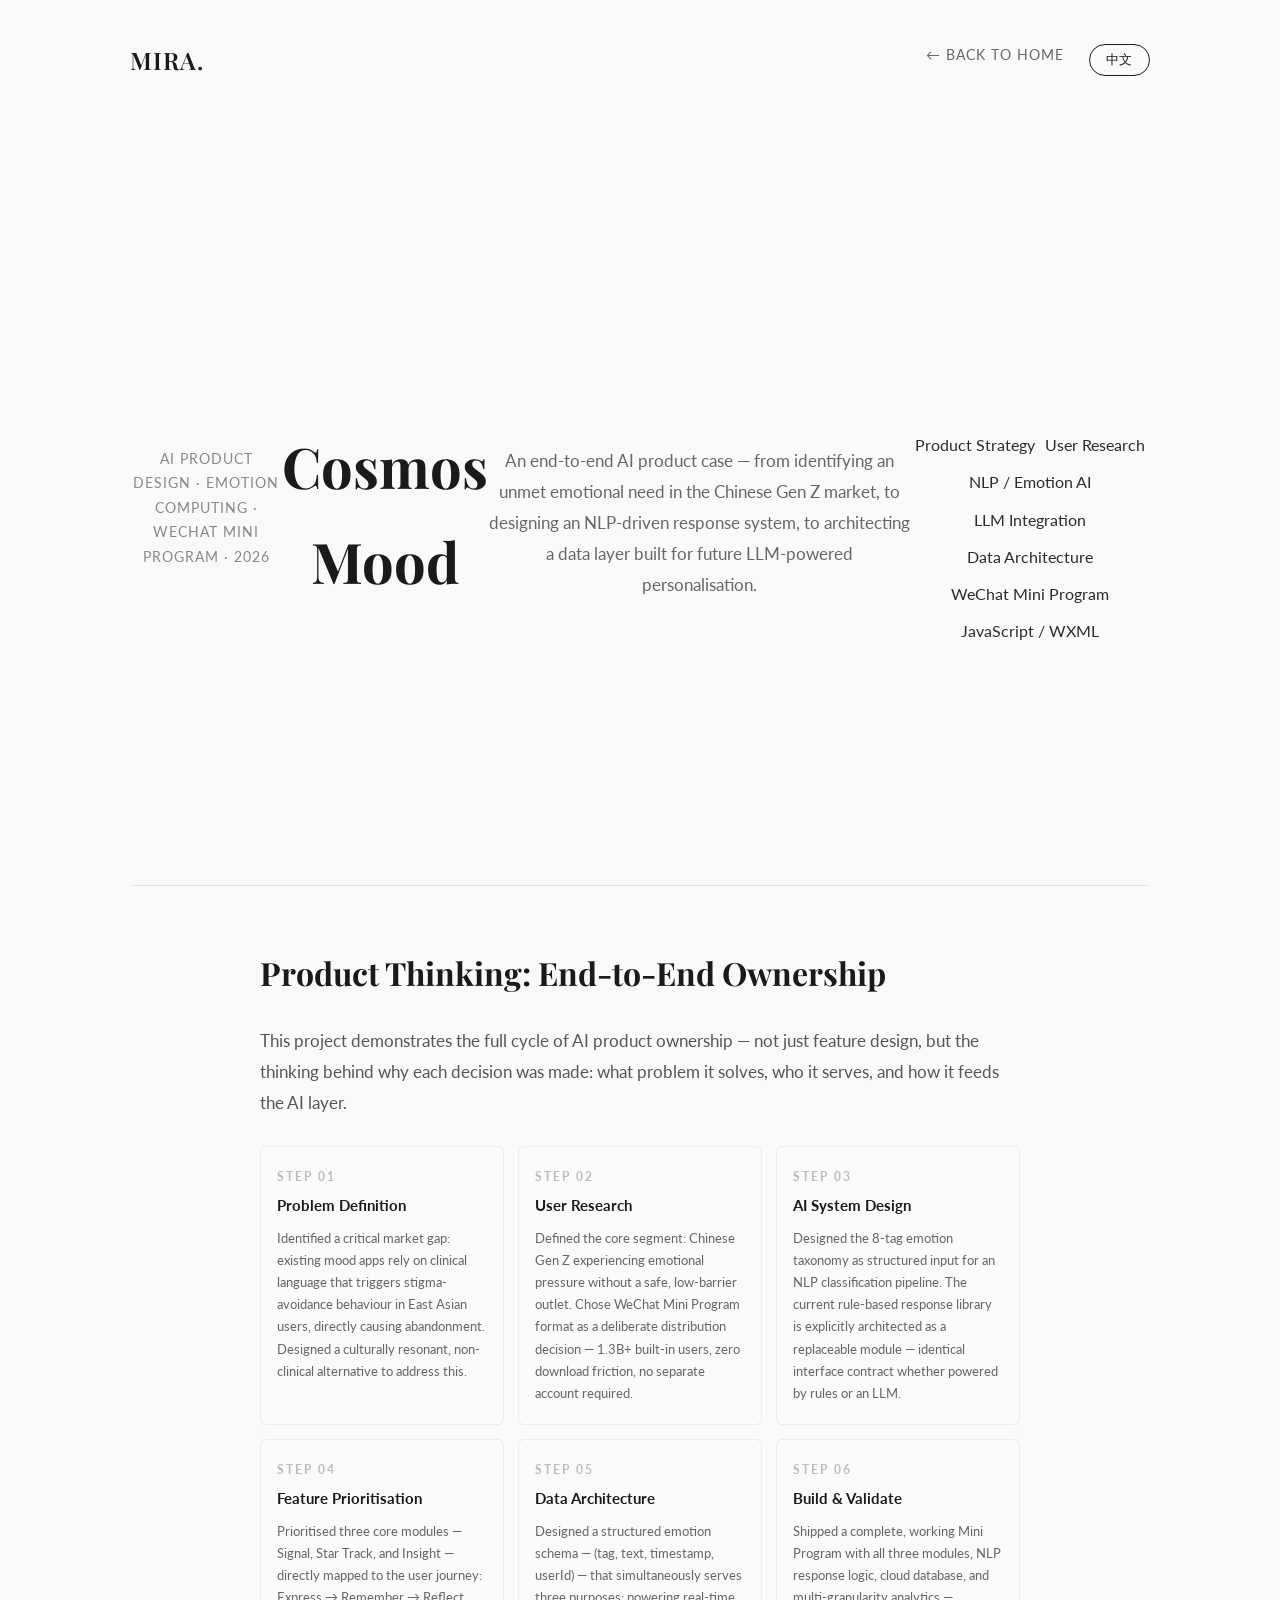
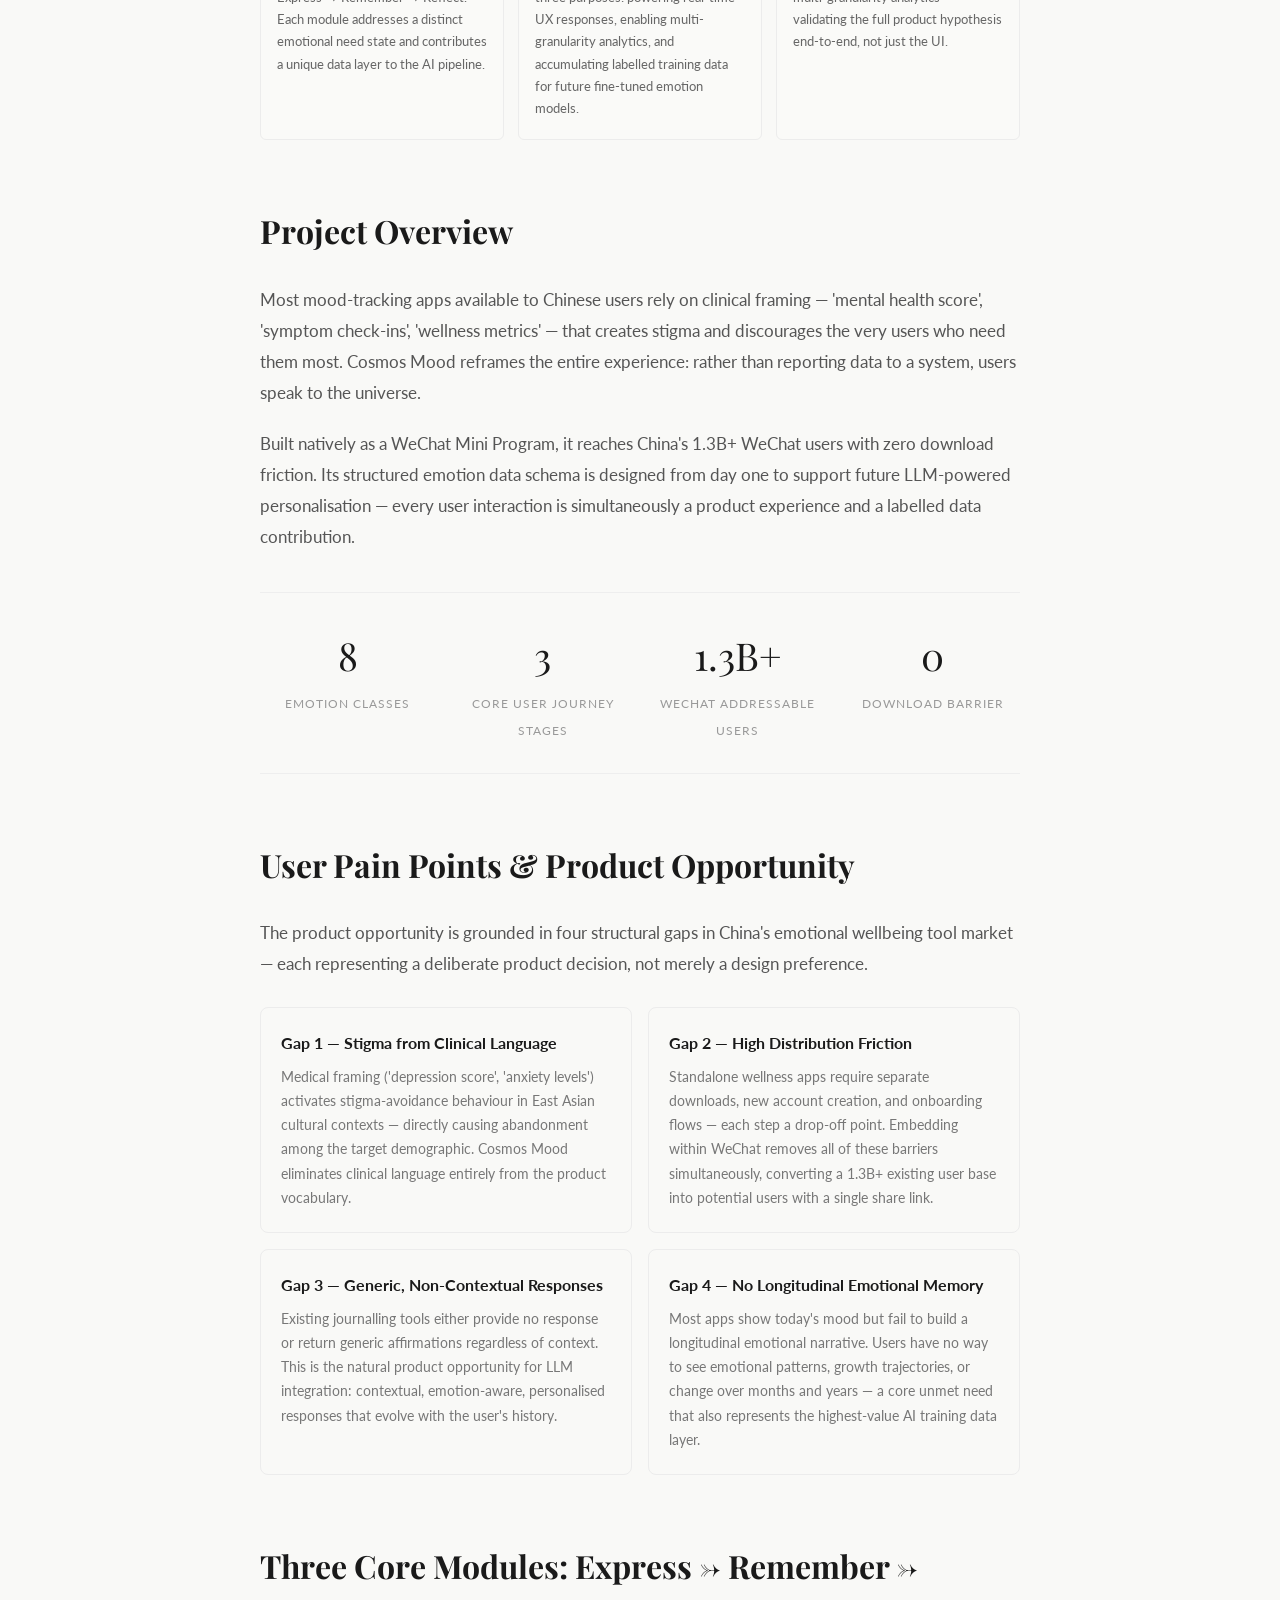
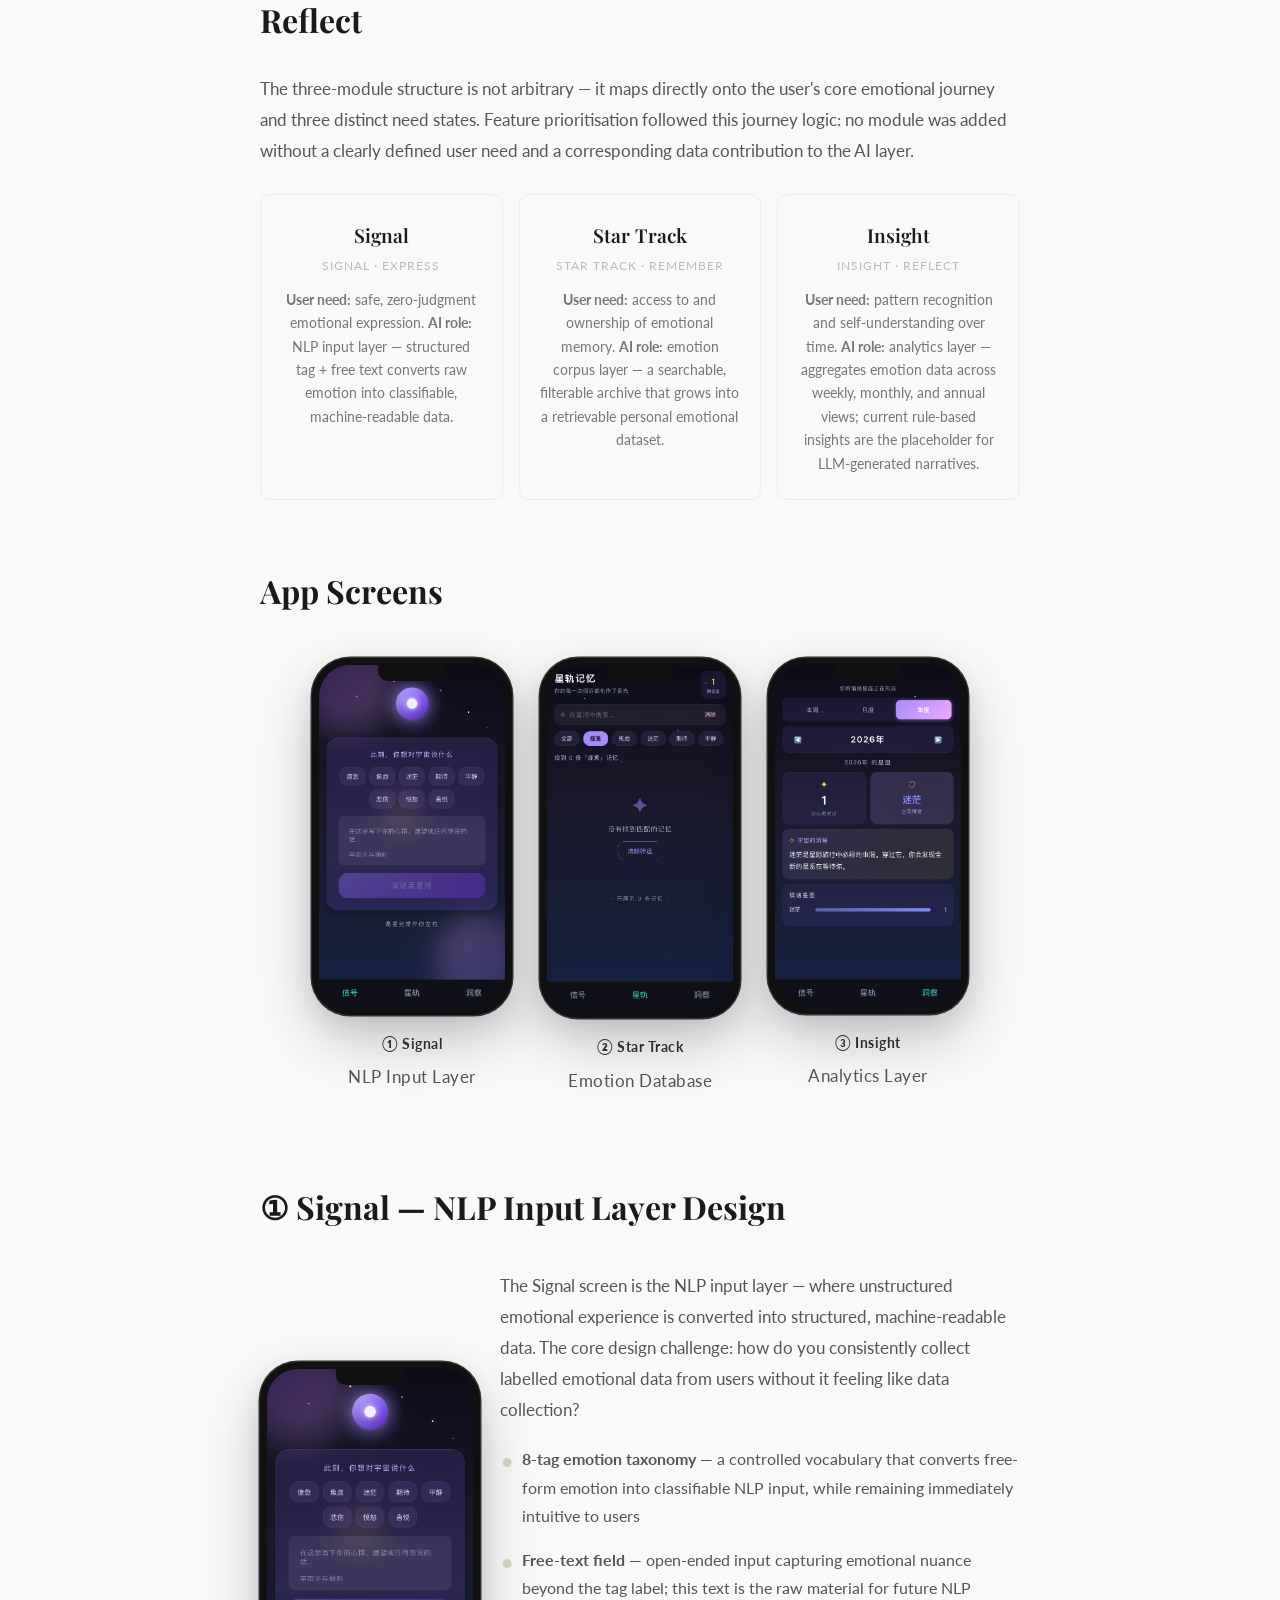
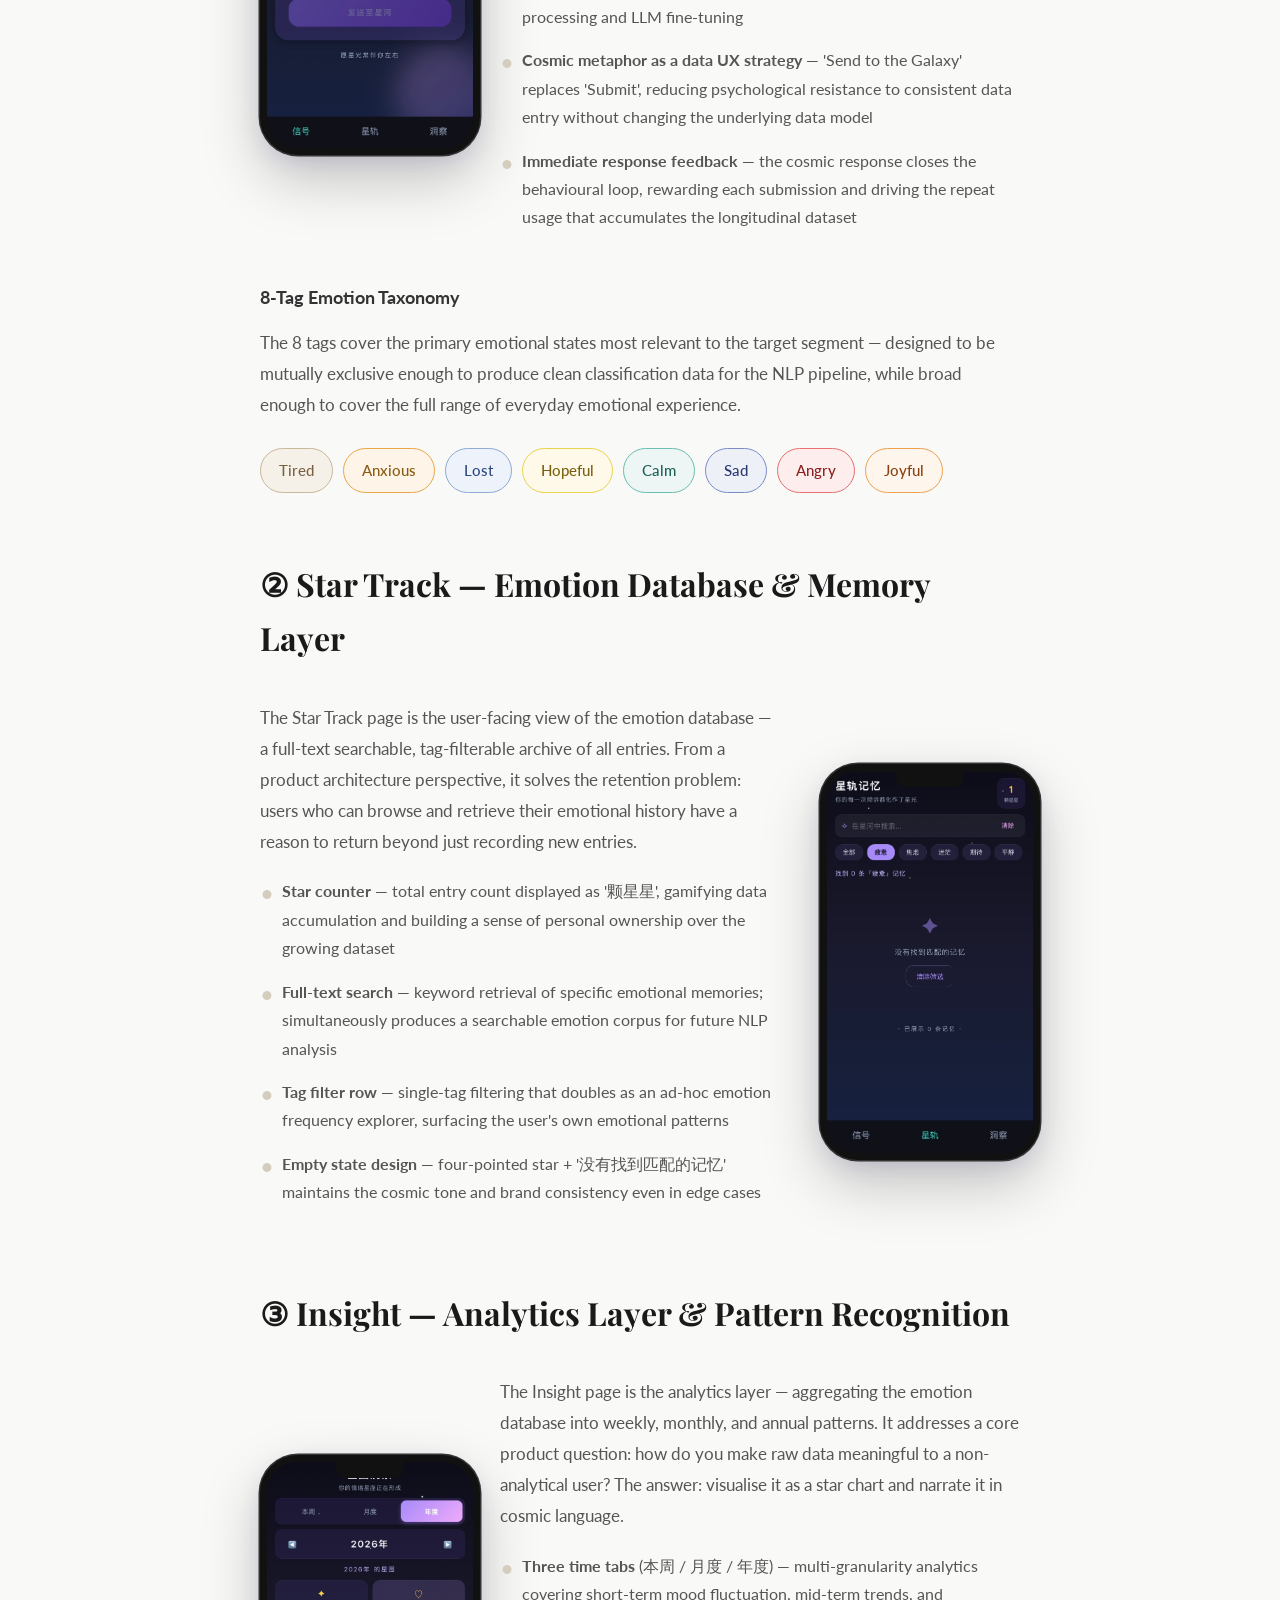
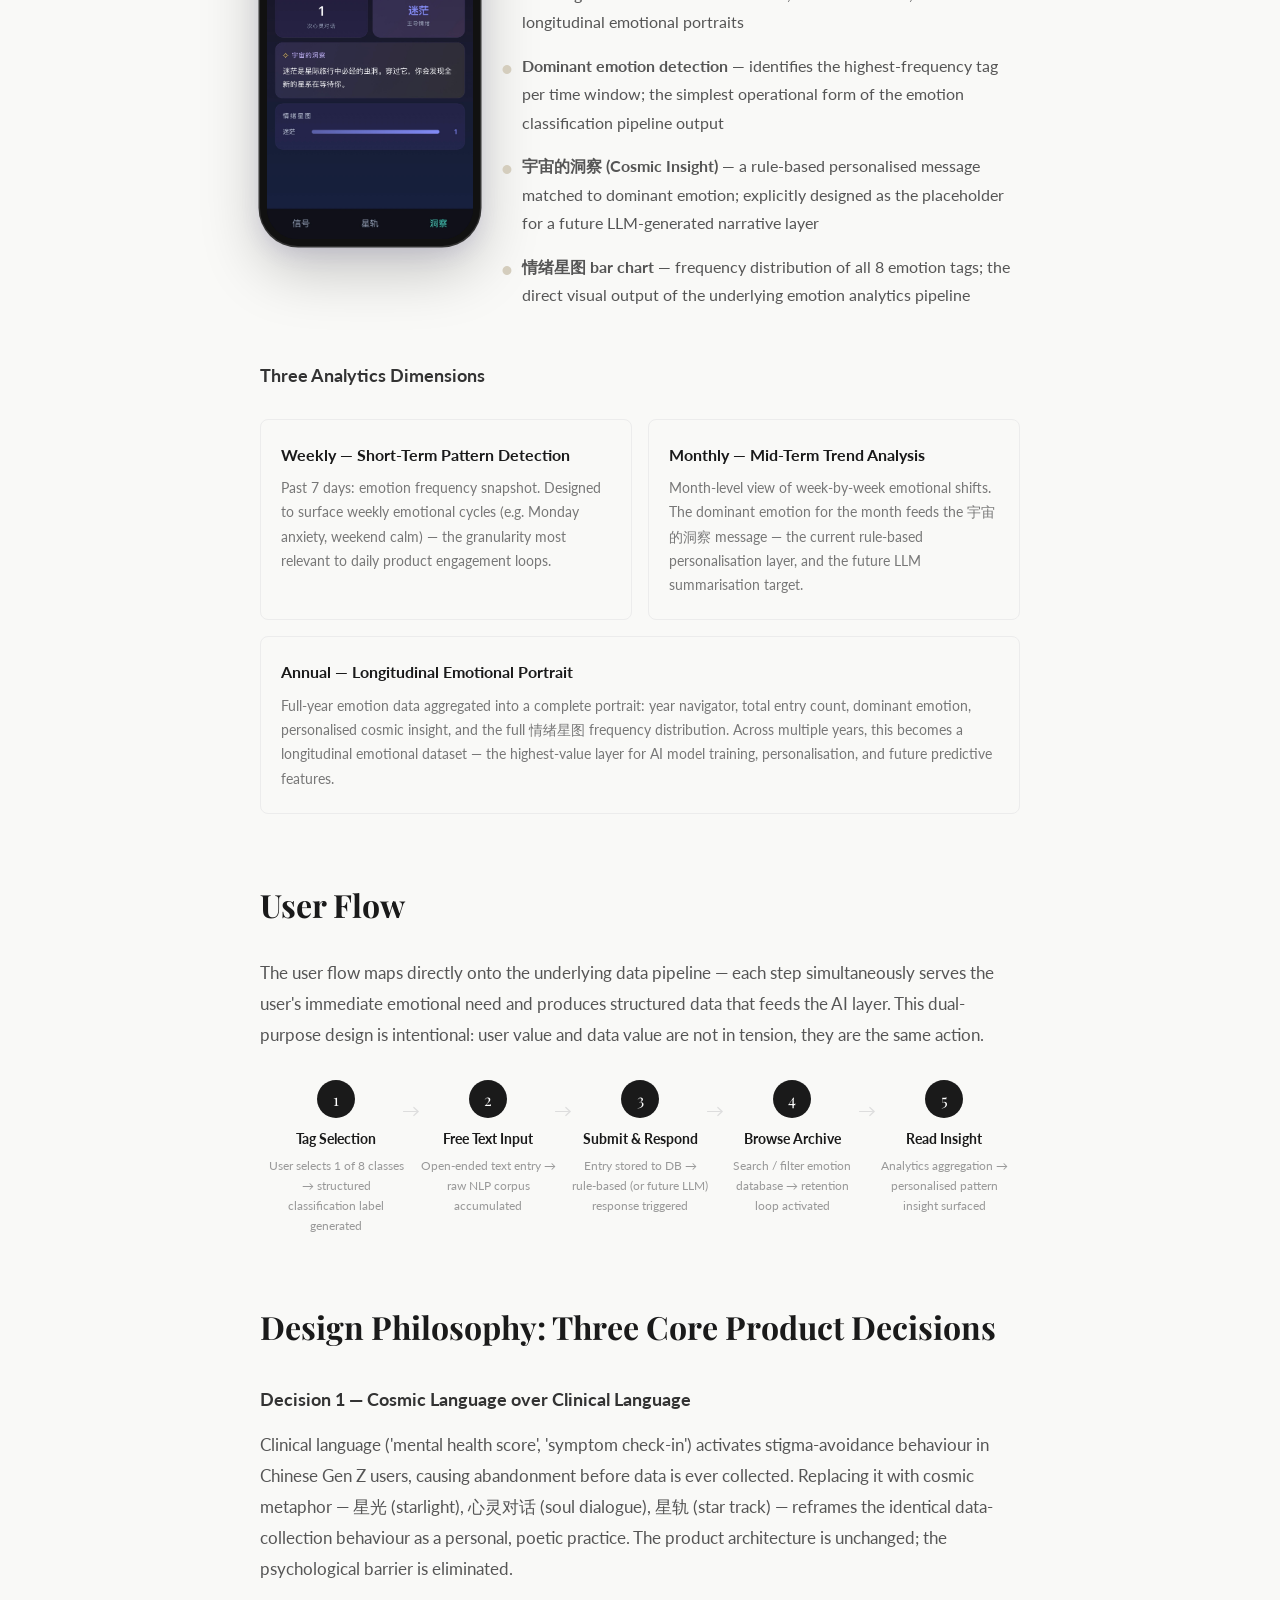
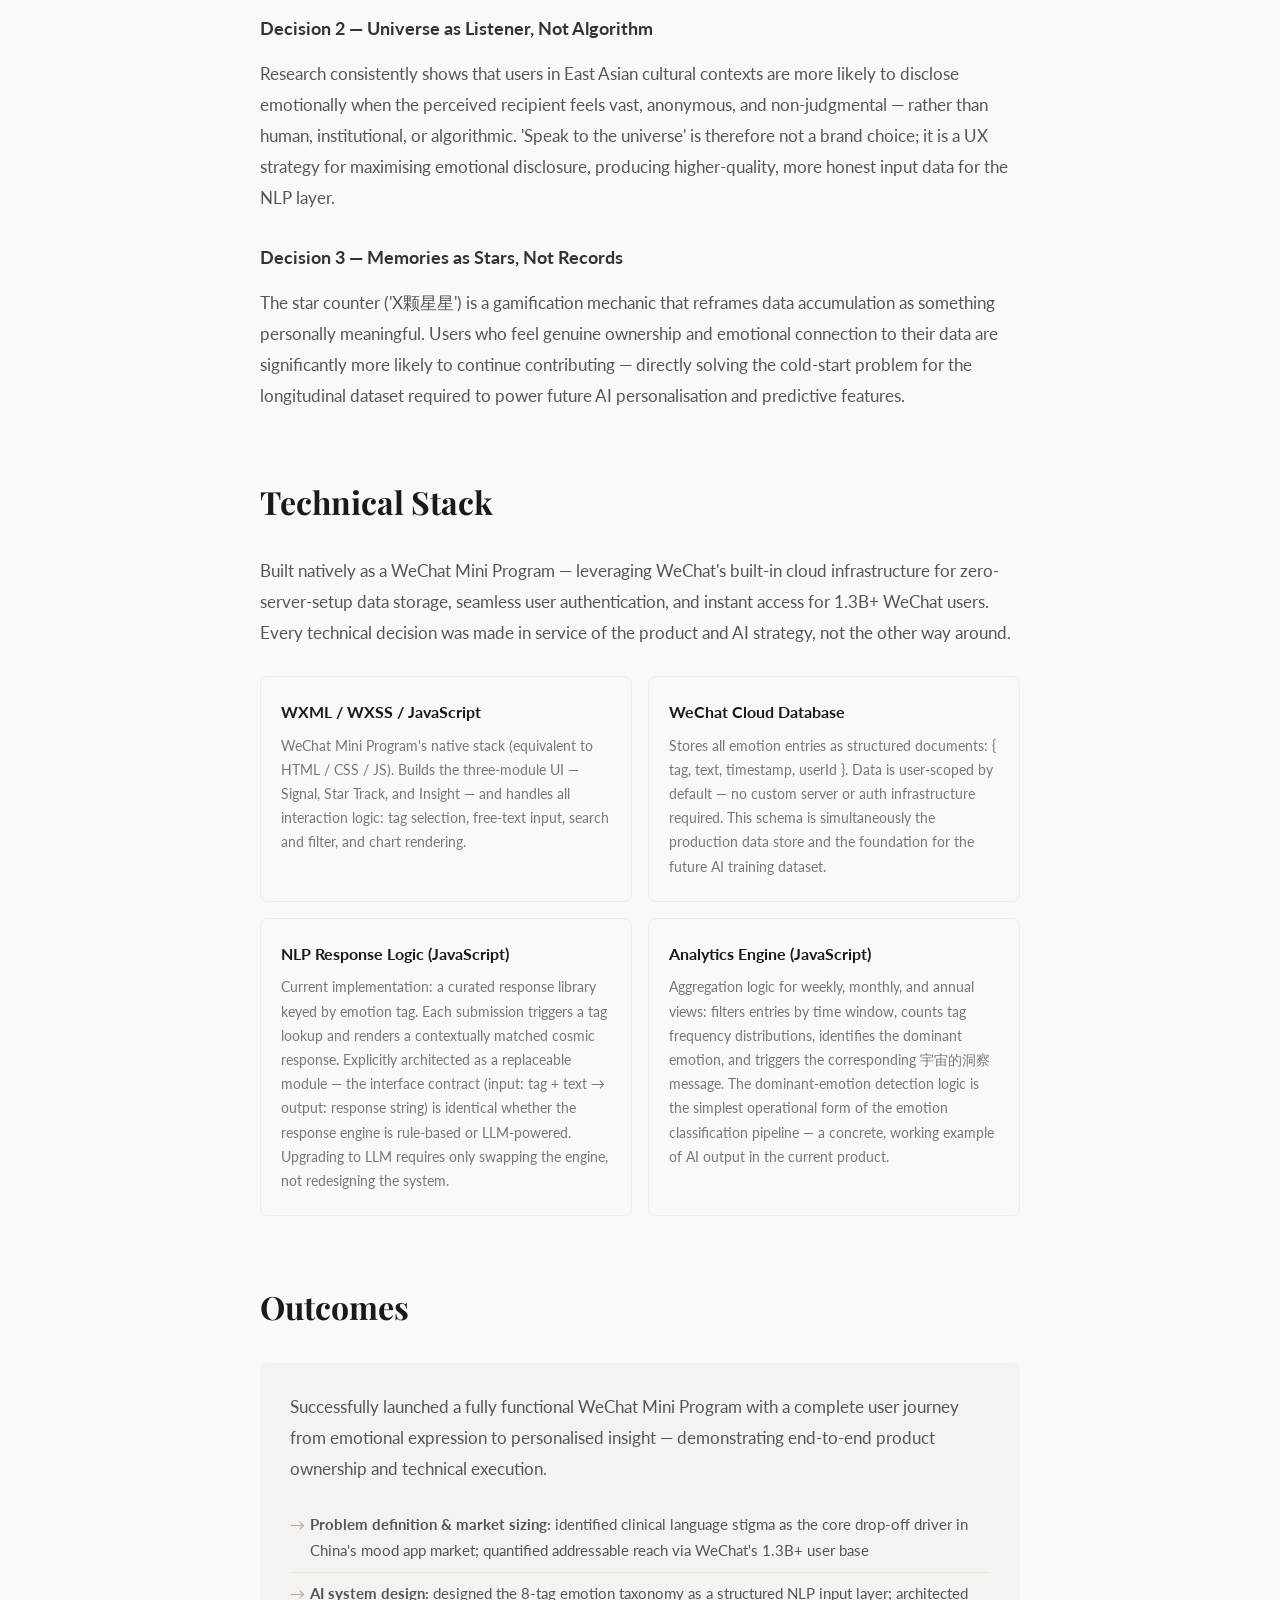
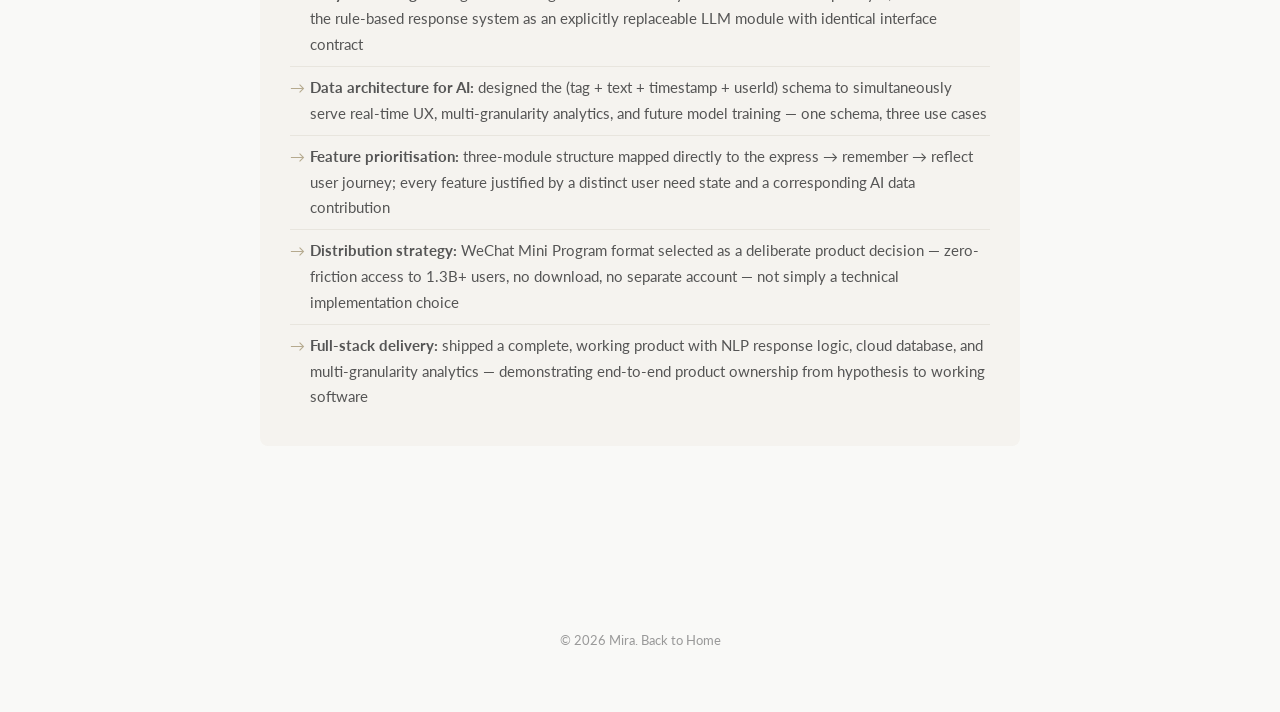
<file: app.html>
<!DOCTYPE html>
<html lang="en">
<head>
    <meta charset="UTF-8">
    <meta name="viewport" content="width=device-width, initial-scale=1.0">
    <title>Cosmos Mood | Mira</title>

    <link rel="preconnect" href="https://fonts.googleapis.com">
    <link rel="preconnect" href="https://fonts.gstatic.com" crossorigin>
    <link href="https://fonts.googleapis.com/css2?family=Lato:wght@300;400;700&family=Playfair+Display:ital,wght@0,400;0,600;1,400&display=swap" rel="stylesheet">
    <link rel="stylesheet" href="css/style.css">

    <style>
        /* ===== 基础文章结构 ===== */
        .article-header { padding: 100px 0 60px; text-align: center; border-bottom: 1px solid #e6e6e6; }
        .article-title  { font-size: 3.5rem; font-family: var(--font-serif); margin-bottom: 20px; color: #1a1a1a; }
        .article-meta   { color: #888; font-size: 0.9rem; letter-spacing: 1px; text-transform: uppercase; margin-bottom: 30px; }

        .article-content { max-width: 800px; margin: 0 auto; padding: 60px 20px; }
        .article-section { margin-bottom: 64px; }

        .article-section h2 { font-family: var(--font-serif); font-size: 2rem; margin-bottom: 25px; color: #1a1a1a; }
        .article-section h3 { font-family: var(--font-sans); font-size: 1.1rem; font-weight: 700;
                              margin: 30px 0 14px; color: #333; }
        .article-section p  { margin-bottom: 20px; color: #555; font-size: 1.05rem; line-height: 1.85; }

        /* ===== 统计网格 ===== */
        .stats-grid  { display: grid; grid-template-columns: repeat(4, 1fr); gap: 20px; margin: 40px 0;
                       border-top: 1px solid #eee; border-bottom: 1px solid #eee; padding: 30px 0; }
        .stat-item   { text-align: center; }
        .stat-number { font-family: var(--font-serif); font-size: 2.4rem; color: #1a1a1a; display: block; }
        .stat-label  { font-size: 0.78rem; color: #999; text-transform: uppercase; letter-spacing: 1px; }

        /* ===== 发现列表 ===== */
        .findings-list { list-style: none; padding: 0; margin: 0; }
        .findings-list li { margin-bottom: 15px; position: relative; padding-left: 22px;
                            color: #555; line-height: 1.78; }
        .findings-list li::before { content: "•"; color: #d4cdbd; font-size: 1.5rem;
                                    position: absolute; left: 0; top: -5px; }

        /* ===== 手机图片外框 ===== */
        .screen-showcase {
            display: flex;
            justify-content: center;
            gap: 28px;
            margin: 40px 0;
            flex-wrap: wrap;
            align-items: flex-start;
        }
        .screen-item {
            display: flex;
            flex-direction: column;
            align-items: center;
            gap: 16px;
        }
        .screen-frame {
            width: 200px;
            border-radius: 38px;
            border: 7px solid #111;
            box-shadow:
                0 0 0 1.5px #333,
                0 24px 60px rgba(0,0,0,0.22),
                0 8px 20px rgba(100,80,200,0.12);
            overflow: hidden;
            background: #0d0d1f;
            position: relative;
            flex-shrink: 0;
        }
        .screen-frame::before {
            content: '';
            position: absolute;
            top: 0; left: 50%;
            transform: translateX(-50%);
            width: 68px; height: 16px;
            background: #111;
            border-radius: 0 0 10px 10px;
            z-index: 10;
        }
        .screen-frame img { width: 100%; height: auto; display: block; }
        .screen-caption { font-size: 0.82rem; color: #aaa; letter-spacing: 0.5px; text-align: center; margin: 0; }
        .screen-caption strong { display: block; color: #333; font-size: 0.9rem; margin-bottom: 4px; }

        /* ===== 情绪标签展示 ===== */
        .mood-tags-showcase { display: flex; flex-wrap: wrap; gap: 10px; margin: 28px 0; }
        .mood-tag {
            display: inline-flex; align-items: center; gap: 6px;
            padding: 9px 18px; border-radius: 24px;
            font-size: 0.92rem; font-weight: 500;
            border: 1.5px solid transparent;
            transition: transform 0.2s ease;
        }
        .mood-tag:hover { transform: translateY(-2px); }
        .mt-tired   { background:#f5f0e8; border-color:#c9b99a; color:#7a6040; }
        .mt-anxious { background:#fef4e8; border-color:#e8a84a; color:#8a5a10; }
        .mt-lost    { background:#eef2fa; border-color:#8faad4; color:#2d4a80; }
        .mt-hope    { background:#fef9e8; border-color:#e8d44a; color:#7a6010; }
        .mt-calm    { background:#edf6f4; border-color:#6abfb0; color:#1a6055; }
        .mt-sad     { background:#eef0f8; border-color:#7a8cc8; color:#2a3870; }
        .mt-angry   { background:#fdeeed; border-color:#e87070; color:#8a2020; }
        .mt-joy     { background:#fef6ec; border-color:#f0a050; color:#8a4010; }

        /* ===== 三大模块卡片 ===== */
        .module-grid { display: grid; grid-template-columns: repeat(3, 1fr); gap: 16px; margin: 28px 0; }
        .module-card {
            border: 1px solid #ececec; border-radius: 10px;
            padding: 24px 20px; text-align: center;
            transition: box-shadow 0.2s;
        }
        .module-card:hover { box-shadow: 0 6px 24px rgba(0,0,0,0.07); }
        .module-card .m-icon { font-size: 1.8rem; margin-bottom: 12px; display: block; }
        .module-card .m-cn   { font-family: var(--font-serif); font-size: 1.2rem; color: #1a1a1a;
                               display: block; margin-bottom: 4px; font-weight: 600; }
        .module-card .m-en   { font-size: 0.75rem; color: #bbb; letter-spacing: 1px;
                               text-transform: uppercase; display: block; margin-bottom: 12px; }
        .module-card p { font-size: 0.86rem; color: #777; line-height: 1.7; margin: 0; }

        /* ===== 功能特性卡片 ===== */
        .feature-grid { display: grid; grid-template-columns: repeat(2, 1fr); gap: 16px; margin: 28px 0; }
        .feature-card {
            border: 1px solid #ececec; border-radius: 8px;
            padding: 22px 20px; transition: box-shadow 0.2s;
        }
        .feature-card:hover { box-shadow: 0 4px 20px rgba(0,0,0,0.06); }
        .feature-card .f-icon { font-size: 1.5rem; margin-bottom: 10px; display: block; }
        .feature-card h4 { font-weight: 700; font-size: 0.98rem; color: #1a1a1a; margin-bottom: 8px; }
        .feature-card p  { font-size: 0.88rem; color: #777; line-height: 1.72; margin: 0; }

        /* ===== 数据高亮块 ===== */
        .data-highlight {
            background: #fafaf8; border-left: 3px solid #d4cdbd;
            padding: 18px 24px; border-radius: 0 6px 6px 0; margin: 24px 0;
        }
        .data-highlight p { margin: 0; font-size: 0.95rem; color: #555; line-height: 1.78; }
        .data-highlight strong { color: #333; }

        /* ===== 宇宙深色引用块 ===== */
        .cosmos-quote-block {
            background: linear-gradient(135deg, #0d0d1f 0%, #1a1040 100%);
            border-radius: 10px; padding: 32px 30px; margin: 30px 0;
            position: relative; overflow: hidden; color: #fff; text-align: center;
        }
        .cosmos-quote-block::before, .cosmos-quote-block::after {
            content: '✦'; position: absolute; color: rgba(255,255,255,0.15);
        }
        .cosmos-quote-block::before { top: 16px; left: 20px; font-size: 1rem; }
        .cosmos-quote-block::after  { bottom: 16px; right: 20px; font-size: 0.7rem; }
        .cosmos-quote-block p {
            color: rgba(255,255,255,0.78); font-size: 1rem;
            line-height: 1.8; margin: 0; font-style: italic;
        }
        .cosmos-quote-block .cq-label {
            font-size: 0.7rem; letter-spacing: 2px; text-transform: uppercase;
            color: rgba(255,255,255,0.35); margin-bottom: 12px; display: block;
        }

        /* ===== 用户流程步骤 ===== */
        .flow-steps {
            display: flex; align-items: flex-start;
            gap: 0; margin: 30px 0; flex-wrap: wrap;
        }
        .flow-step {
            flex: 1; min-width: 120px; text-align: center;
            padding: 0 8px; position: relative;
        }
        .flow-step:not(:last-child)::after {
            content: '→'; position: absolute;
            right: -8px; top: 16px; color: #ddd; font-size: 1.1rem;
        }
        .flow-num {
            width: 38px; height: 38px; border-radius: 50%;
            background: #1a1a1a; color: #fff;
            font-family: var(--font-serif); font-size: 1rem;
            display: flex; align-items: center; justify-content: center;
            margin: 0 auto 10px;
        }
        .flow-title { font-weight: 700; font-size: 0.85rem; color: #1a1a1a; margin-bottom: 5px; }
        .flow-desc  { font-size: 0.78rem; color: #999; line-height: 1.6; }

        /* ===== 图文并排 ===== */
        .img-text-grid {
            display: grid; grid-template-columns: 200px 1fr;
            gap: 40px; align-items: center; margin: 36px 0;
        }
        .img-text-grid.reverse { grid-template-columns: 1fr 200px; }
        .img-text-grid.reverse .screen-frame { order: 2; }
        .img-text-grid.reverse .itg-text    { order: 1; }

        /* ===== PM 思维框架卡片 ===== */
        .pm-framework {
            display: grid; grid-template-columns: repeat(3, 1fr);
            gap: 14px; margin: 28px 0;
        }
        .pm-card {
            background: #fafaf8; border: 1px solid #ececec;
            border-radius: 6px; padding: 20px 16px;
        }
        .pm-card .pm-step {
            font-size: 0.72rem; font-weight: 700; letter-spacing: 2px;
            text-transform: uppercase; color: #bbb; display: block; margin-bottom: 6px;
        }
        .pm-card h4 {
            font-family: var(--font-sans); font-weight: 700;
            font-size: 0.95rem; color: #1a1a1a; margin-bottom: 8px;
        }
        .pm-card p { font-size: 0.84rem; color: #666; line-height: 1.65; margin: 0; }

        /* ===== AI 能力卡片 ===== */
        .ai-thinking-grid {
            display: grid; grid-template-columns: repeat(2, 1fr);
            gap: 16px; margin: 28px 0;
        }
        .ai-card {
            border: 1px solid #e0daf5; border-radius: 6px;
            padding: 22px 20px; background: #fdfcff;
        }
        .ai-card .ai-icon { font-size: 1.4rem; margin-bottom: 10px; display: block; }
        .ai-card h4 {
            font-family: var(--font-sans); font-weight: 700;
            font-size: 0.95rem; color: #1a1a1a; margin-bottom: 8px;
        }
        .ai-card p { font-size: 0.86rem; color: #666; line-height: 1.7; margin: 0; }

        /* ===== 成果强调块 ===== */
        .outcome-block {
            background: #f5f3ef; border-radius: 8px;
            padding: 28px 30px; margin: 28px 0;
        }
        .outcome-block h4 {
            font-family: var(--font-serif); font-size: 1.2rem;
            color: #1a1a1a; margin-bottom: 14px;
        }
        .outcome-block ul { list-style: none; padding: 0; margin: 0; }
        .outcome-block ul li {
            padding: 8px 0 8px 20px; position: relative;
            font-size: 0.95rem; color: #555; line-height: 1.7;
            border-bottom: 1px solid #e8e5de;
        }
        .outcome-block ul li:last-child { border-bottom: none; }
        .outcome-block ul li::before { content: "→"; position: absolute; left: 0; color: #b5a98e; }

        /* ===== 语言切换动画 ===== */
        [data-en], [data-zh] { transition: opacity 0.2s ease; }

        /* ===== 响应式 ===== */
        @media (max-width: 768px) {
            .article-title  { font-size: 2.4rem; }
            .stats-grid     { grid-template-columns: 1fr 1fr; gap: 24px; }
            .module-grid    { grid-template-columns: 1fr; }
            .feature-grid   { grid-template-columns: 1fr; }
            .screen-showcase { gap: 18px; }
            .screen-frame   { width: 160px; }
            .img-text-grid,
            .img-text-grid.reverse { grid-template-columns: 1fr; }
            .img-text-grid.reverse .screen-frame,
            .img-text-grid.reverse .itg-text { order: unset; }
            .img-text-grid .screen-frame { margin: 0 auto; }
            .flow-step:not(:last-child)::after { display: none; }
            .pm-framework   { grid-template-columns: 1fr; }
            .ai-thinking-grid { grid-template-columns: 1fr; }
        }
    </style>
</head>
<body>
<div class="container">

    <!-- 导航 -->
    <nav>
        <div class="logo"><a href="index.html">MIRA.</a></div>
        <div class="menu">
            <a href="index.html"
               data-en="← Back to Home"
               data-zh="← 返回主页">← Back to Home</a>
            <button class="lang-toggle" id="langToggle" aria-label="Switch language">中文</button>
        </div>
    </nav>

    <!-- ===== 页头 ===== -->
    <header class="article-header">

        <div class="article-meta"
             data-en="AI Product Design · Emotion Computing · WeChat Mini Program · 2026"
             data-zh="AI 产品设计 · 情感计算 · 微信小程序 · 2026">
            AI Product Design · Emotion Computing · WeChat Mini Program · 2026
        </div>

        <h1 class="article-title"
            data-en="Cosmos Mood"
            data-zh="宇宙情绪日记">
            Cosmos Mood
        </h1>

        <p style="max-width:660px; margin:0 auto; color:#666; font-size:1.05rem; line-height:1.85;"
           data-en="An end-to-end AI product case — from identifying an unmet emotional need in the Chinese Gen Z market, to designing an NLP-driven response system, to architecting a data layer built for future LLM-powered personalisation."
           data-zh="从识别中国 Z 世代市场中未被满足的情绪需求，到设计 NLP 驱动的情感回应系统，再到构建面向未来大模型个性化的数据架构。">
            An end-to-end AI product case — from identifying an unmet emotional need in the Chinese Gen Z market, to designing an NLP-driven response system, to architecting a data layer built for future LLM-powered personalisation.
        </p>

        <div class="skills-bar"
             style="border:none; margin-top:30px; justify-content:center; display:flex; flex-wrap:wrap; gap:10px;">
            <span class="skill-item" data-en="Product Strategy"    data-zh="产品策略">Product Strategy</span>
            <span class="skill-item" data-en="User Research"       data-zh="用户研究">User Research</span>
            <span class="skill-item" data-en="NLP / Emotion AI"    data-zh="NLP / 情感 AI">NLP / Emotion AI</span>
            <span class="skill-item" data-en="LLM Integration"     data-zh="大模型集成">LLM Integration</span>
            <span class="skill-item" data-en="Data Architecture"   data-zh="数据架构">Data Architecture</span>
            <span class="skill-item">WeChat Mini Program</span>
            <span class="skill-item">JavaScript / WXML</span>
        </div>
    </header>

    <!-- ===== 正文 ===== -->
    <article class="article-content">

        <!-- 0. PM 思维框架 -->
        <div class="article-section">
            <h2 data-en="Product Thinking: End-to-End Ownership"
                data-zh="产品思维：端到端负责">
                Product Thinking: End-to-End Ownership
            </h2>
            <p data-en="This project demonstrates the full cycle of AI product ownership — not just feature design, but the thinking behind why each decision was made: what problem it solves, who it serves, and how it feeds the AI layer."
               data-zh="本项目展示 AI 产品负责的完整周期：它解决什么问题、服务谁，以及如何驱动 AI 层。">
                This project demonstrates the full cycle of AI product ownership — not just feature design, but the thinking behind every decision: what problem it solves, who it serves, and how it feeds the AI layer.
            </p>

            <div class="pm-framework">
                <div class="pm-card">
                    <span class="pm-step" data-en="Step 01" data-zh="第一步">Step 01</span>
                    <h4 data-en="Problem Definition" data-zh="问题定义">Problem Definition</h4>
                    <p data-en="Identified a critical market gap: existing mood apps rely on clinical language that triggers stigma-avoidance behaviour in East Asian users, directly causing abandonment. Designed a culturally resonant, non-clinical alternative to address this."
                       data-zh="识别关键市场空白：现有情绪应用使用临床语言，在东亚用户中触发污名回避行为，直接导致应用放弃。设计具有文化共鸣的非临床替代方案以解决这一问题。">
                        Identified a critical market gap: existing mood apps rely on clinical language that triggers stigma-avoidance in East Asian users, directly causing abandonment. Designed a culturally resonant, non-clinical alternative.
                    </p>
                </div>
                <div class="pm-card">
                    <span class="pm-step" data-en="Step 02" data-zh="第二步">Step 02</span>
                    <h4 data-en="User Research" data-zh="用户研究">User Research</h4>
                    <p data-en="Defined the core segment: Chinese Gen Z experiencing emotional pressure without a safe, low-barrier outlet. Chose WeChat Mini Program format as a deliberate distribution decision — 1.3B+ built-in users, zero download friction, no separate account required."
                       data-zh="定义核心用户群：面临情绪压力但缺乏安全低门槛出口的中国 Z 世代。将微信小程序格式作为深思熟虑的分发决策——内置 13 亿+ 用户、零下载摩擦、无需单独注册。">
                        Defined the core segment: Chinese Gen Z under emotional pressure with no safe outlet. Chose WeChat Mini Program as a deliberate distribution decision — 1.3B+ built-in users, zero download friction, no separate account required.
                    </p>
                </div>
                <div class="pm-card">
                    <span class="pm-step" data-en="Step 03" data-zh="第三步">Step 03</span>
                    <h4 data-en="AI System Design" data-zh="AI 系统设计">AI System Design</h4>
                    <p data-en="Designed the 8-tag emotion taxonomy as structured input for an NLP classification pipeline. The current rule-based response library is explicitly architected as a replaceable module — identical interface contract whether powered by rules or an LLM."
                       data-zh="将 8 标签情绪分类体系设计为 NLP 分类管道的结构化输入。当前基于规则的回应库被明确架构为可替换模块——无论由规则还是 LLM 驱动，接口契约完全相同。">
                        Designed the 8-tag taxonomy as structured NLP pipeline input. The rule-based response library is explicitly architected as a replaceable module — identical interface contract whether powered by rules or an LLM.
                    </p>
                </div>
                <div class="pm-card">
                    <span class="pm-step" data-en="Step 04" data-zh="第四步">Step 04</span>
                    <h4 data-en="Feature Prioritisation" data-zh="功能优先级排序">Feature Prioritisation</h4>
                    <p data-en="Prioritised three core modules — Signal, Star Track, and Insight — directly mapped to the user journey: Express → Remember → Reflect. Each module addresses a distinct emotional need state and contributes a unique data layer to the AI pipeline."
                       data-zh="对三大核心模块（信号、星轨、洞察）进行优先级排序，直接映射用户旅程：表达 → 记忆 → 反思。每个模块对应一种独特的情绪需求状态，并为 AI 管道贡献独特的数据层。">
                        Three modules — Signal, Star Track, Insight — mapped to Express → Remember → Reflect. Each addresses a distinct emotional need state and contributes a unique data layer to the AI pipeline.
                    </p>
                </div>
                <div class="pm-card">
                    <span class="pm-step" data-en="Step 05" data-zh="第五步">Step 05</span>
                    <h4 data-en="Data Architecture" data-zh="数据架构">Data Architecture</h4>
                    <p data-en="Designed a structured emotion schema — (tag, text, timestamp, userId) — that simultaneously serves three purposes: powering real-time UX responses, enabling multi-granularity analytics, and accumulating labelled training data for future fine-tuned emotion models."
                       data-zh="设计结构化情绪数据模式——（标签、文本、时间戳、用户ID）——同时服务三个目的：驱动实时 UX 回应、支持多粒度分析，以及为未来微调情绪模型积累带标签训练数据。">
                        Structured schema — (tag, text, timestamp, userId) — simultaneously serves real-time UX responses, multi-granularity analytics, and labelled training data accumulation for future fine-tuned emotion models.
                    </p>
                </div>
                <div class="pm-card">
                    <span class="pm-step" data-en="Step 06" data-zh="第六步">Step 06</span>
                    <h4 data-en="Build & Validate" data-zh="构建与验证">Build & Validate</h4>
                    <p data-en="Shipped a complete, working Mini Program with all three modules, NLP response logic, cloud database, and multi-granularity analytics — validating the full product hypothesis end-to-end, not just the UI."
                       data-zh="交付包含三大模块、NLP 回应逻辑、云数据库与多粒度分析的完整可用小程序——端到端验证完整产品假设，而非仅验证界面。">
                        Shipped a complete working Mini Program — all three modules, NLP response logic, cloud database, and multi-granularity analytics — validating the full product hypothesis end-to-end, not just the UI.
                    </p>
                </div>
            </div>
        </div>

        <!-- ① 项目概览 -->
        <div class="article-section">
            <h2 data-en="Project Overview" data-zh="项目概览">Project Overview</h2>

            <p data-en="Most mood-tracking apps available to Chinese users rely on clinical framing — 'mental health score', 'symptom check-ins', 'wellness metrics' — that creates stigma and discourages the very users who need them most. Cosmos Mood reframes the entire experience: rather than reporting data to a system, users speak to the universe."
               data-zh="面向中国用户的大多数情绪追踪应用依赖临床框架——「心理健康评分」「症状签到」「健康指标」——这制造了污名，并让最需要帮助的用户望而却步。本软件重构整个体验：用户的记录将直面自我，接受来自宇宙的回应。">
                Most mood-tracking apps available to Chinese users rely on clinical framing — "mental health score", "symptom check-ins", "wellness metrics" — creating stigma and discouraging the very users who need them most. <em>Cosmos Mood</em> reframes the entire experience: rather than reporting data to a system, users speak to the universe.
            </p>

            <p data-en="Built natively as a WeChat Mini Program, it reaches China's 1.3B+ WeChat users with zero download friction. Its structured emotion data schema is designed from day one to support future LLM-powered personalisation — every user interaction is simultaneously a product experience and a labelled data contribution."
               data-zh="作为微信小程序原生构建，它能以零下载摩擦触达中国 13 亿+ 微信用户。">
                Built natively as a WeChat Mini Program, it reaches China's 1.3B+ WeChat users with zero download friction.
            </p>

            <div class="stats-grid">
                <div class="stat-item">
                    <span class="stat-number">8</span>
                    <span class="stat-label" data-en="Emotion Classes" data-zh="情绪分类标签">Emotion Classes</span>
                </div>
                <div class="stat-item">
                    <span class="stat-number">3</span>
                    <span class="stat-label" data-en="Core User Journey Stages" data-zh="核心用户旅程阶段">Core Journey Stages</span>
                </div>
                <div class="stat-item">
                    <span class="stat-number">1.3B+</span>
                    <span class="stat-label" data-en="WeChat Addressable Users" data-zh="微信可触达用户">WeChat Addressable Users</span>
                </div>
                <div class="stat-item">
                    <span class="stat-number">0</span>
                    <span class="stat-label" data-en="Download Barrier" data-zh="下载门槛">Download Barrier</span>
                </div>
            </div>
        </div>

        <!-- ② 用户痛点与产品机会 -->
        <div class="article-section">
            <h2 data-en="User Pain Points & Product Opportunity"
                data-zh="用户痛点与产品机会">
                User Pain Points & Product Opportunity
            </h2>
            <p data-en="The product opportunity is grounded in four structural gaps in China's emotional wellbeing tool market — each representing a deliberate product decision, not merely a design preference."
               data-zh="产品机会根植于中国情绪健康工具市场中四个结构性空白——每一个都代表深思熟虑的产品决策，而非单纯的设计偏好。">
                The product opportunity is grounded in four structural gaps in China's emotional wellbeing market — each representing a deliberate product decision, not merely a design preference.
            </p>

            <div class="feature-grid">
                <div class="feature-card">
                    <h4 data-en="Gap 1 — Stigma from Clinical Language"
                        data-zh="临床语言带来的污名">
                        Gap 1 — Stigma from Clinical Language
                    </h4>
                    <p data-en="Medical framing ('depression score', 'anxiety levels') activates stigma-avoidance behaviour in East Asian cultural contexts — directly causing abandonment among the target demographic. Cosmos Mood eliminates clinical language entirely from the product vocabulary."
                       data-zh="医学框架（「抑郁评分」「焦虑水平」）在东亚文化语境中激活污名回避行为——直接导致目标用户群放弃使用。宇宙情绪从产品词汇中彻底消除临床语言。">
                        Medical framing ("depression score", "anxiety levels") activates stigma-avoidance behaviour in East Asian contexts — directly causing abandonment among the target demographic. Cosmos Mood eliminates clinical language entirely from its product vocabulary.
                    </p>
                </div>
                <div class="feature-card">
                    <h4 data-en="Gap 2 — High Distribution Friction"
                        data-zh="高分发摩擦">
                        Gap 2 — High Distribution Friction
                    </h4>
                    <p data-en="Standalone wellness apps require separate downloads, new account creation, and onboarding flows — each step a drop-off point. Embedding within WeChat removes all of these barriers simultaneously, converting a 1.3B+ existing user base into potential users with a single share link."
                       data-zh="独立健康应用需要单独下载、新建账号与引导流程——每一步都是流失节点。嵌入微信一次性消除所有这些门槛，通过单个分享链接将 13 亿+ 现有用户转化为潜在用户。">
                        Standalone apps require separate downloads, new accounts, and onboarding — each a drop-off point. Embedding within WeChat removes all barriers simultaneously, converting 1.3B+ existing users into potential users with a single share link.
                    </p>
                </div>
                <div class="feature-card">
                    <h4 data-en="Gap 3 — Generic, Non-Contextual Responses"
                        data-zh="缺乏情境感知的回应">
                        Gap 3 — Generic, Non-Contextual Responses
                    </h4>
                    <p data-en="Existing journalling tools either provide no response or return generic affirmations regardless of context. This is the natural product opportunity for LLM integration: contextual, emotion-aware, personalised responses that evolve with the user's history."
                       data-zh="现有日记工具要么不给予回应，要么无论情境如何都返回通用肯定话语。这是 LLM 集成的天然产品机会：随用户历史演进的有情境感知、情绪感知的个性化回应。">
                        Existing journalling tools give no response or return generic affirmations regardless of context. This is the natural opportunity for LLM integration: contextual, emotion-aware, personalised responses that evolve with the user's history.
                    </p>
                </div>
                <div class="feature-card">
                    <h4 data-en="Gap 4 — No Longitudinal Emotional Memory"
                        data-zh="缺乏纵向情绪记忆">
                        Gap 4 — No Longitudinal Emotional Memory
                    </h4>
                    <p data-en="Most apps show today's mood but fail to build a longitudinal emotional narrative. Users have no way to see emotional patterns, growth trajectories, or change over months and years — a core unmet need that also represents the highest-value AI training data layer."
                       data-zh="大多数应用展示今日情绪，但无法构建纵向情绪叙事。用户无法看到跨月、跨年的情绪规律、成长轨迹或变化——这是一个核心未被满足的需求，同时也代表最高价值的 AI 训练数据层。">
                        Most apps show today's mood but fail to build a longitudinal narrative. Users can't see emotional patterns or growth trajectories across months and years — a core unmet need that also represents the highest-value AI training data layer.
                    </p>
                </div>
            </div>

            
        </div>

        <!-- ③ 三大核心模块 -->
        <div class="article-section">
            <h2 data-en="Three Core Modules: Express → Remember → Reflect"
                data-zh="三大核心模块：表达 → 记忆 → 反思">
                Three Core Modules: Express → Remember → Reflect
            </h2>

            <p data-en="The three-module structure is not arbitrary — it maps directly onto the user's core emotional journey and three distinct need states. Feature prioritisation followed this journey logic: no module was added without a clearly defined user need and a corresponding data contribution to the AI layer."
               data-zh="模块结构并非随意设计直接映射用户的核心情绪旅程与三种不同的需求状态。功能优先级遵循这一旅程逻辑：每个模块的加入都有明确定义的用户需求，以及对 AI 层相应的数据贡献。">
                The three-module structure maps directly onto the user's core emotional journey and three distinct need states. Feature prioritisation followed this journey logic: no module was added without a clearly defined user need and a corresponding data contribution to the AI layer.
            </p>

            <div class="module-grid">
                <div class="module-card">
                   
                    <span class="m-cn" data-en="Signal" data-zh="信号">信号</span>
                    <span class="m-en">Signal · Express</span>
                    <p data-en="<strong>User need:</strong> safe, zero-judgment emotional expression. <strong>AI role:</strong> NLP input layer — structured tag + free text converts raw emotion into classifiable, machine-readable data."
                       data-zh="<strong>用户需求：</strong>安全、零评判的情绪表达。<strong>AI 角色：</strong>NLP 输入层——结构化标签 + 自由文本将原始情绪转化为可分类、可机器读取的数据。">
                        <strong>User need:</strong> safe, zero-judgment expression. <strong>AI role:</strong> NLP input layer — tag + free text converts raw emotion into classifiable, machine-readable data.
                    </p>
                </div>
                <div class="module-card">
               
                    <span class="m-cn" data-en="Star Track" data-zh="星轨">星轨</span>
                    <span class="m-en">Star Track · Remember</span>
                    <p data-en="<strong>User need:</strong> access to and ownership of emotional memory. <strong>AI role:</strong> emotion corpus layer — a searchable, filterable archive that grows into a retrievable personal emotional dataset."
                       data-zh="<strong>用户需求：</strong>获取和拥有情绪记忆。<strong>AI 角色：</strong>情绪语料层——可搜索、可筛选的档案馆，成长为可检索的个人情绪数据集。">
                        <strong>User need:</strong> access to and ownership of emotional memory. <strong>AI role:</strong> emotion corpus layer — a searchable archive that grows into a retrievable personal emotional dataset.
                    </p>
                </div>
                <div class="module-card">
                    
                    <span class="m-cn" data-en="Insight" data-zh="洞察">洞察</span>
                    <span class="m-en">Insight · Reflect</span>
                    <p data-en="<strong>User need:</strong> pattern recognition and self-understanding over time. <strong>AI role:</strong> analytics layer — aggregates emotion data across weekly, monthly, and annual views; current rule-based insights are the placeholder for LLM-generated narratives."
                       data-zh="<strong>用户需求：</strong>跨时间的规律识别与自我理解。<strong>AI 角色：</strong>分析层——在每周、月度与年度视图中聚合情绪数据；当前基于规则的洞察是 LLM 生成叙事的占位符。">
                        <strong>User need:</strong> pattern recognition over time. <strong>AI role:</strong> analytics layer — aggregates emotion data across time horizons; rule-based insights are the placeholder for future LLM-generated narratives.
                    </p>
                </div>
            </div>
        </div>

        <!-- ④ 界面展示 -->
        <div class="article-section">
            <h2 data-en="App Screens" data-zh="界面展示">App Screens</h2>

            <div class="screen-showcase">
                <div class="screen-item">
                    <div class="screen-frame">
                        <img src="assets/app/1.jpg"
                             alt="Cosmos Mood — Signal: NLP Input Layer"
                             loading="lazy">
                    </div>
                    <p class="screen-caption">
                        <strong data-en="① Signal" data-zh="① 信号">① Signal</strong>
                        <span data-en="NLP Input Layer" data-zh="NLP 输入层">NLP Input Layer</span>
                    </p>
                </div>
                <div class="screen-item">
                    <div class="screen-frame">
                        <img src="assets/app/2.jpg"
                             alt="Cosmos Mood — Star Track: Emotion Database"
                             loading="lazy">
                    </div>
                    <p class="screen-caption">
                        <strong data-en="② Star Track" data-zh="② 星轨">② Star Track</strong>
                        <span data-en="Emotion Database" data-zh="情绪数据库">Emotion Database</span>
                    </p>
                </div>
                <div class="screen-item">
                    <div class="screen-frame">
                        <img src="assets/app/3.jpg"
                             alt="Cosmos Mood — Insight: Analytics Layer"
                             loading="lazy">
                    </div>
                    <p class="screen-caption">
                        <strong data-en="③ Insight" data-zh="③ 洞察">③ Insight</strong>
                        <span data-en="Analytics Layer" data-zh="分析层">Analytics Layer</span>
                    </p>
                </div>
            </div>
        </div>

        <!-- ⑤ 信号页：NLP 输入层 -->
        <div class="article-section">
            <h2 data-en="① Signal — NLP Input Layer Design"
                data-zh="① 信号 — NLP 输入层设计">
                ① Signal — NLP Input Layer Design
            </h2>

            <div class="img-text-grid">
                <div class="screen-frame" style="width:220px; margin:20px auto;">
                    <img src="assets/app/1.jpg" alt="Signal screen" loading="lazy">
                </div>
                <div class="itg-text">
                    <p data-en="The Signal screen is the NLP input layer — where unstructured emotional experience is converted into structured, machine-readable data. The core design challenge: how do you consistently collect labelled emotional data from users without it feeling like data collection?"
                       data-zh="信号页面是 NLP 输入层——非结构化情绪体验在这里被转化为结构化、可机器读取的数据。核心设计挑战：如何在不让用户感觉像数据收集的情况下，持续从用户处收集带标签的情绪数据？">
                        The Signal screen is the <strong>NLP input layer</strong> — where unstructured emotional experience is converted into structured, machine-readable data. The core design challenge: how do you consistently collect labelled emotional data without it feeling like data collection?
                    </p>
                    <ul class="findings-list">
                        <li data-en="<strong>8-tag emotion taxonomy</strong> — a controlled vocabulary that converts free-form emotion into classifiable NLP input, while remaining immediately intuitive to users"
                            data-zh="<strong>8 标签情绪分类体系</strong>——将自由形式情绪转化为可分类 NLP 输入的受控词汇表，同时对用户保持即时直觉性">
                            <strong>8-tag emotion taxonomy</strong> — a controlled vocabulary converting free-form emotion into classifiable NLP input, while remaining immediately intuitive
                        </li>
                        <li data-en="<strong>Free-text field</strong> — open-ended input capturing emotional nuance beyond the tag label; this text is the raw material for future NLP processing and LLM fine-tuning"
                            data-zh="<strong>自由文本字段</strong>——捕捉超越标签标注的情绪细微差别的开放式输入；这段文本是未来 NLP 处理和 LLM 微调的原材料">
                            <strong>Free-text field</strong> — open-ended input capturing emotional nuance beyond the tag; this text is the raw material for future NLP processing and LLM fine-tuning
                        </li>
                        <li data-en="<strong>Cosmic metaphor as a data UX strategy</strong> — 'Send to the Galaxy' replaces 'Submit', reducing psychological resistance to consistent data entry without changing the underlying data model"
                            data-zh="<strong>宇宙隐喻作为数据用户体验策略</strong>——「发送至星河」替代「提交」，在不改变底层数据模型的前提下降低持续数据输入的心理抵抗">
                            <strong>Cosmic metaphor as a data UX strategy</strong> — "Send to the Galaxy" replaces "Submit", reducing psychological resistance to consistent data entry without changing the underlying data model
                        </li>
                        <li data-en="<strong>Immediate response feedback</strong> — the cosmic response closes the behavioural loop, rewarding each submission and driving the repeat usage that accumulates the longitudinal dataset"
                            data-zh="<strong>即时响应反馈</strong>——宇宙回应形成行为闭环，奖励每次提交并驱动积累纵向数据集所需的重复使用">
                            <strong>Immediate response feedback</strong> — the cosmic response closes the behavioural loop, rewarding each submission and driving the repeat usage that accumulates the longitudinal dataset
                        </li>
                    </ul>
                </div>
            </div>

            <h3 data-en="8-Tag Emotion Taxonomy" data-zh="8 标签情绪分类体系">
                8-Tag Emotion Taxonomy
            </h3>
            <p data-en="The 8 tags cover the primary emotional states most relevant to the target segment — designed to be mutually exclusive enough to produce clean classification data for the NLP pipeline, while broad enough to cover the full range of everyday emotional experience."
               data-zh="8 个标签涵盖目标用户群最相关的主要情绪状态——设计为足够互斥以为 NLP 管道产生干净的分类数据，同时足够宽泛以覆盖日常情绪体验的全部范围。">
                The 8 tags cover the primary emotional states most relevant to the target segment — mutually exclusive enough to produce clean classification data for the NLP pipeline, broad enough to cover the full range of everyday emotional experience.
            </p>
            <div class="mood-tags-showcase">
                <div class="mood-tag mt-tired"  data-en="Tired"   data-zh="疲惫">疲惫</div>
                <div class="mood-tag mt-anxious" data-en="Anxious" data-zh="焦虑">焦虑</div>
                <div class="mood-tag mt-lost"    data-en="Lost"    data-zh="迷茫">迷茫</div>
                <div class="mood-tag mt-hope"    data-en="Hopeful" data-zh="期待">期待</div>
                <div class="mood-tag mt-calm"    data-en="Calm"    data-zh="平静">平静</div>
                <div class="mood-tag mt-sad"     data-en="Sad"     data-zh="悲伤">悲伤</div>
                <div class="mood-tag mt-angry"   data-en="Angry"   data-zh="愤怒">愤怒</div>
                <div class="mood-tag mt-joy"     data-en="Joyful"  data-zh="喜悦">喜悦</div>
            </div>
        </div>

        <!-- ⑥ 星轨页：情绪数据库 -->
        <div class="article-section">
            <h2 data-en="② Star Track — Emotion Database & Memory Layer"
                data-zh="② 星轨 — 情绪数据库与记忆层">
                ② Star Track — Emotion Database & Memory Layer
            </h2>

            <div class="img-text-grid reverse">
                <div class="screen-frame" style="width:220px; margin:20px auto;">
                    <img src="assets/app/2.jpg" alt="Star Track screen" loading="lazy">
                </div>
                <div class="itg-text">
                    <p data-en="The Star Track page is the user-facing view of the emotion database — a full-text searchable, tag-filterable archive of all entries. From a product architecture perspective, it solves the retention problem: users who can browse and retrieve their emotional history have a reason to return beyond just recording new entries."
                       data-zh="星轨页面是情绪数据库的用户端视图——所有条目的全文可搜索、标签可筛选档案。从产品架构角度，它解决了留存问题：能够浏览和检索情绪历史的用户有了超越单纯记录新条目的回访理由。">
                        The Star Track page is the user-facing view of the emotion database — full-text searchable, tag-filterable. It solves the <strong>retention problem</strong>: users who can browse and retrieve their emotional history have a reason to return beyond just recording new entries.
                    </p>
                    <ul class="findings-list">
                        <li data-en="<strong>Star counter</strong> — total entry count displayed as '颗星星', gamifying data accumulation and building a sense of personal ownership over the growing dataset"
                            data-zh="<strong>星星计数器</strong>——条目总数以「颗星星」显示，将数据积累游戏化并建立对增长数据集的个人归属感">
                            <strong>Star counter</strong> — total entries displayed as '颗星星', gamifying accumulation and building a sense of personal ownership over the growing dataset
                        </li>
                        <li data-en="<strong>Full-text search</strong> — keyword retrieval of specific emotional memories; simultaneously produces a searchable emotion corpus for future NLP analysis"
                            data-zh="<strong>全文搜索</strong>——特定情绪记忆的关键词检索；同时为未来 NLP 分析产生可搜索的情绪语料库">
                            <strong>Full-text search</strong> — keyword retrieval of emotional memories; simultaneously produces a searchable emotion corpus for future NLP analysis
                        </li>
                        <li data-en="<strong>Tag filter row</strong> — single-tag filtering that doubles as an ad-hoc emotion frequency explorer, surfacing the user's own emotional patterns"
                            data-zh="<strong>标签筛选行</strong>——单标签筛选，同时充当即席情绪频率探索器，呈现用户自身的情绪规律">
                            <strong>Tag filter row</strong> — single-tag filtering that doubles as an ad-hoc emotion frequency explorer, surfacing the user's own emotional patterns
                        </li>
                        <li data-en="<strong>Empty state design</strong> — four-pointed star + '没有找到匹配的记忆' maintains the cosmic tone and brand consistency even in edge cases"
                            data-zh="<strong>空状态设计</strong>——四角星 + 「没有找到匹配的记忆」在边缘情况下也保持宇宙基调与品牌一致性">
                            <strong>Empty state design</strong> — four-pointed star + '没有找到匹配的记忆' maintains cosmic tone and brand consistency even in edge cases
                        </li>
                    </ul>
                </div>
            </div>
        </div>

        <!-- ⑦ 洞察页：分析层 -->
        <div class="article-section">
            <h2 data-en="③ Insight — Analytics Layer & Pattern Recognition"
                data-zh="③ 洞察 — 分析层与规律识别">
                ③ Insight — Analytics Layer & Pattern Recognition
            </h2>

            <div class="img-text-grid">
                <div class="screen-frame" style="width:220px; margin:20px auto;">
                    <img src="assets/app/3.jpg" alt="Insight screen" loading="lazy">
                </div>
                <div class="itg-text">
                    <p data-en="The Insight page is the analytics layer — aggregating the emotion database into weekly, monthly, and annual patterns. It addresses a core product question: how do you make raw data meaningful to a non-analytical user? The answer: visualise it as a star chart and narrate it in cosmic language."
                       data-zh="洞察页面是分析层——将情绪数据库聚合为每周、月度与年度规律。它回答了一个核心产品问题：如何让原始数据对非分析型用户有意义？答案：将其可视化为星图，并以宇宙语言叙述。">
                        The Insight page is the <strong>analytics layer</strong> — aggregating the emotion database into weekly, monthly, and annual patterns. It addresses a core product question: how do you make raw data meaningful to a non-analytical user? The answer: visualise it as a star chart and narrate it in cosmic language.
                    </p>
                    <ul class="findings-list">
                        <li data-en="<strong>Three time tabs</strong> (本周 / 月度 / 年度) — multi-granularity analytics covering short-term mood fluctuation, mid-term trends, and longitudinal emotional portraits"
                            data-zh="<strong>三个时间维度</strong>（本周 / 月度 / 年度）——覆盖短期情绪波动、中期趋势与纵向情绪画像的多粒度分析">
                            <strong>Three time tabs</strong> (本周 / 月度 / 年度) — multi-granularity analytics covering short-term fluctuation, mid-term trends, and longitudinal emotional portraits
                        </li>
                        <li data-en="<strong>Dominant emotion detection</strong> — identifies the highest-frequency tag per time window; the simplest operational form of the emotion classification pipeline output"
                            data-zh="<strong>主导情绪检测</strong>——识别每个时间窗口频率最高的标签；情绪分类管道输出最简的运营形式">
                            <strong>Dominant emotion detection</strong> — highest-frequency tag per time window; the simplest operational form of the emotion classification pipeline output
                        </li>
                        <li data-en="<strong>宇宙的洞察 (Cosmic Insight)</strong> — a rule-based personalised message matched to dominant emotion; explicitly designed as the placeholder for a future LLM-generated narrative layer"
                            data-zh="<strong>宇宙的洞察</strong>——与主导情绪匹配的基于规则的个性化寄语；明确设计为未来 LLM 生成叙事层的占位符">
                            <strong>宇宙的洞察</strong> — rule-based personalised message matched to dominant emotion; explicitly designed as the placeholder for a future LLM-generated narrative layer
                        </li>
                        <li data-en="<strong>情绪星图 bar chart</strong> — frequency distribution of all 8 emotion tags; the direct visual output of the underlying emotion analytics pipeline"
                            data-zh="<strong>情绪星图条形图</strong>——全部 8 个情绪标签的频率分布；底层情绪分析管道的直接视觉输出">
                            <strong>情绪星图 bar chart</strong> — frequency distribution of all 8 tags; the direct visual output of the emotion analytics pipeline
                        </li>
                    </ul>
                </div>
            </div>

            <h3 data-en="Three Analytics Dimensions" data-zh="三个分析维度">
                Three Analytics Dimensions
            </h3>
            <div class="feature-grid">
                <div class="feature-card">
                    <h4 data-en="Weekly — Short-Term Pattern Detection"
                        data-zh="本周 — 短期规律检测">
                        本周 — Short-Term Pattern Detection
                    </h4>
                    <p data-en="Past 7 days: emotion frequency snapshot. Designed to surface weekly emotional cycles (e.g. Monday anxiety, weekend calm) — the granularity most relevant to daily product engagement loops."
                       data-zh="过去 7 天：情绪频率快照。旨在呈现每周情绪周期（如周一焦虑、周末平静）——与日常产品参与循环最相关的粒度。">
                        Past 7-day snapshot — surfaces weekly emotional cycles (e.g. Monday anxiety, weekend calm). Most relevant granularity for daily product engagement loops.
                    </p>
                </div>
                <div class="feature-card">
                    <h4 data-en="Monthly — Mid-Term Trend Analysis"
                        data-zh="月度 — 中期趋势分析">
                        月度 — Mid-Term Trend Analysis
                    </h4>
                    <p data-en="Month-level view of week-by-week emotional shifts. The dominant emotion for the month feeds the 宇宙的洞察 message — the current rule-based personalisation layer, and the future LLM summarisation target."
                       data-zh="以月为单位展示逐周情绪变化。月度主导情绪输入宇宙洞察寄语——当前基于规则的个性化层，也是未来 LLM 摘要的目标对象。">
                        Month-level view of week-by-week shifts. Dominant emotion feeds the 宇宙的洞察 message — the current rule-based personalisation layer and the future LLM summarisation target.
                    </p>
                </div>
                <div class="feature-card" style="grid-column: span 2;">
                    <h4 data-en="Annual — Longitudinal Emotional Portrait"
                        data-zh="年度 — 纵向情绪画像">
                        年度 — Longitudinal Emotional Portrait
                    </h4>
                    <p data-en="Full-year emotion data aggregated into a complete portrait: year navigator, total entry count, dominant emotion, personalised cosmic insight, and the full 情绪星图 frequency distribution. Across multiple years, this becomes a longitudinal emotional dataset — the highest-value layer for AI model training, personalisation, and future predictive features."
                       data-zh="全年情绪数据聚合为完整画像：年份导航器、条目总数、主导情绪、个性化宇宙洞察与完整情绪星图频率分布。跨越多年，这成为一个纵向情绪数据集——AI 模型训练、个性化与未来预测功能最高价值的数据层。">
                        Full-year emotion data aggregated into a complete portrait: year navigator, total entry count, dominant emotion, personalised cosmic insight, and the full 情绪星图 distribution. Across multiple years, this becomes a <strong>longitudinal emotional dataset</strong> — the highest-value layer for AI model training, personalisation, and future predictive features.
                    </p>
                </div>
            </div>
        </div>

    

        
        <div class="article-section">
            <h2 data-en="User Flow "
                data-zh="用户流程">
                User Flow
            </h2>
            <p data-en="The user flow maps directly onto the underlying data pipeline — each step simultaneously serves the user's immediate emotional need and produces structured data that feeds the AI layer. This dual-purpose design is intentional: user value and data value are not in tension, they are the same action."
               data-zh="用户流程直接映射底层数据策略，用户输入情绪内容，获得个性化回应。">
                The user flow maps directly onto the underlying data pipeline — each step simultaneously serves the user's immediate emotional need and produces structured data that feeds the AI layer. This dual-purpose design is intentional: user value and data value are not in tension — they are the same action.
            </p>
            <div class="flow-steps">
                <div class="flow-step">
                    <div class="flow-num">1</div>
                    <div class="flow-title" data-en="Tag Selection" data-zh="选择标签">选择标签</div>
                    <div class="flow-desc"
                         data-en="User selects 1 of 8 classes → structured classification label generated"
                         data-zh="选择 8 类情绪之一 → 生成结构化分类标签">
                        8 类情绪<br>→ 分类标签
                    </div>
                </div>
                <div class="flow-step">
                    <div class="flow-num">2</div>
                    <div class="flow-title" data-en="Free Text Input" data-zh="自由书写">自由书写</div>
                    <div class="flow-desc"
                         data-en="Open-ended text entry → raw NLP corpus accumulated"
                         data-zh="开放式文本输入 → 积累原始 NLP 语料">
                        开放文本<br>→ NLP 语料
                    </div>
                </div>
                <div class="flow-step">
                    <div class="flow-num">3</div>
                    <div class="flow-title" data-en="Submit & Respond" data-zh="提交与响应">提交响应</div>
                    <div class="flow-desc"
                         data-en="Entry stored to DB → rule-based (or future LLM) response triggered"
                         data-zh="条目存入数据库 → 触发规则式（或未来 LLM）回应">
                        数据存储<br>→ 回应生成
                    </div>
                </div>
                <div class="flow-step">
                    <div class="flow-num">4</div>
                    <div class="flow-title" data-en="Browse Archive" data-zh="浏览档案">浏览档案</div>
                    <div class="flow-desc"
                         data-en="Search / filter emotion database → retention loop activated"
                         data-zh="搜索 / 筛选情绪数据库 → 激活留存循环">
                        检索数据库<br>→ 留存循环
                    </div>
                </div>
                <div class="flow-step">
                    <div class="flow-num">5</div>
                    <div class="flow-title" data-en="Read Insight" data-zh="解读洞察">解读洞察</div>
                    <div class="flow-desc"
                         data-en="Analytics aggregation → personalised pattern insight surfaced"
                         data-zh="分析聚合 → 呈现个性化规律洞察">
                        聚合分析<br>→ 个性化洞察
                    </div>
                </div>
            </div>
        </div>

        <!-- ⑩ 三个核心产品决策 -->
        <div class="article-section">
            <h2 data-en="Design Philosophy: Three Core Product Decisions"
                data-zh="设计理念：三个核心产品决策">
                Design Philosophy: Three Core Product Decisions
            </h2>
           

            <h3 data-en="Decision 1 — Cosmic Language over Clinical Language"
                data-zh="决策一 — 疗愈内容优于临床语言">
                Decision 1 — Cosmic Language over Clinical Language
            </h3>
            <p data-en="Clinical language ('mental health score', 'symptom check-in') activates stigma-avoidance behaviour in Chinese Gen Z users, causing abandonment before data is ever collected. Replacing it with cosmic metaphor — 星光 (starlight), 心灵对话 (soul dialogue), 星轨 (star track) — reframes the identical data-collection behaviour as a personal, poetic practice. The product architecture is unchanged; the psychological barrier is eliminated."
               data-zh="临床语言（「心理健康评分」「症状签到」）在中国 Z 世代用户中激活污名回避行为，导致在数据被收集之前就已放弃。用疗愈的语言替代：星光、心灵对话、星轨，降低用户心理壁垒。">
                Clinical language ("mental health score", "symptom check-in") activates stigma-avoidance behaviour in Chinese Gen Z, causing abandonment before any data is collected. Replacing it with cosmic metaphor — 星光, 心灵对话, 星轨 — reframes the identical data-collection behaviour as a personal, poetic practice. The product architecture is unchanged; the psychological barrier is eliminated.
            </p>

            <h3 data-en="Decision 2 — Universe as Listener, Not Algorithm"
                data-zh="决策二 — 宇宙作为倾听者，而非算法">
                Decision 2 — Universe as Listener, Not Algorithm
            </h3>
            <p data-en="Research consistently shows that users in East Asian cultural contexts are more likely to disclose emotionally when the perceived recipient feels vast, anonymous, and non-judgmental — rather than human, institutional, or algorithmic. 'Speak to the universe' is therefore not a brand choice; it is a UX strategy for maximising emotional disclosure, producing higher-quality, more honest input data for the NLP layer."
               data-zh="研究持续表明，东亚文化语境中的用户，当感知接收者显得广袤、匿名且不评判——而非人类、机构性或算法性——时，更有可能进行情绪披露。因此「向宇宙倾诉」不是品牌选择；它是最大化情绪披露的用户体验策略，为 NLP 层产生更高质量、更诚实的输入数据。">
                Users in East Asian cultural contexts are more likely to disclose emotionally when the perceived recipient feels vast, anonymous, and non-judgmental — rather than human, institutional, or algorithmic. "Speak to the universe" is not a brand choice; it is a UX strategy for maximising emotional disclosure, producing higher-quality, more honest input data for the NLP layer.
            </p>

            <h3 data-en="Decision 3 — Memories as Stars, Not Records"
                data-zh="决策三 — 记忆即星光，而非数据记录">
                Decision 3 — Memories as Stars, Not Records
            </h3>
            <p data-en="The star counter ('X颗星星') is a gamification mechanic that reframes data accumulation as something personally meaningful. Users who feel genuine ownership and emotional connection to their data are significantly more likely to continue contributing — directly solving the cold-start problem for the longitudinal dataset required to power future AI personalisation and predictive features."
               data-zh="星星计数器（「X颗星星」）是一种游戏化机制，将数据积累重构为具有个人意义的事物。对自己的数据有真实归属感与情感连结的用户，继续贡献的可能性显著更高——直接解决了为未来 AI 个性化与预测功能提供动力所需的纵向数据集的冷启动问题。">
                The star counter ('X颗星星') is a gamification mechanic reframing data accumulation as personally meaningful. Users who feel genuine ownership and emotional connection to their data are significantly more likely to continue contributing — directly solving the cold-start problem for the longitudinal dataset required to power future AI personalisation and predictive features.
            </p>
        </div>

        <!-- ⑪ 技术栈 -->
        <div class="article-section">
            <h2 data-en="Technical Stack" data-zh="技术栈">Technical Stack</h2>
            <p data-en="Built natively as a WeChat Mini Program — leveraging WeChat's built-in cloud infrastructure for zero-server-setup data storage, seamless user authentication, and instant access for 1.3B+ WeChat users. Every technical decision was made in service of the product and AI strategy, not the other way around."
               data-zh="作为微信小程序原生构建——借助微信内置云基础设施实现零服务器配置的数据存储、无缝用户认证，以及为 13 亿+ 微信用户提供即时访问。每项技术决策都服务于产品与 AI 策略，而非相反。">
                Built natively as a WeChat Mini Program — leveraging WeChat's built-in cloud infrastructure for zero-server-setup data storage, seamless user authentication, and instant access for 1.3B+ users. Every technical decision serves the product and AI strategy, not the other way around.
            </p>

            <div class="feature-grid">
                <div class="feature-card">
                    <h4>WXML / WXSS / JavaScript</h4>
                    <p data-en="WeChat Mini Program's native stack (equivalent to HTML / CSS / JS). Builds the three-module UI — Signal, Star Track, and Insight — and handles all interaction logic: tag selection, free-text input, search and filter, and chart rendering."
                       data-zh="微信小程序原生技术栈（等同于 HTML / CSS / JS）。构建三模块界面——信号、星轨与洞察——并处理所有交互逻辑：标签选择、自由文本输入、搜索筛选与图表渲染。">
                        WeChat's native stack (equivalent to HTML / CSS / JS). Builds the three-module UI and handles all interaction logic: tag selection, free-text input, search and filter, and chart rendering.
                    </p>
                </div>
                <div class="feature-card">
                    <h4>WeChat Cloud Database</h4>
                    <p data-en="Stores all emotion entries as structured documents: { tag, text, timestamp, userId }. Data is user-scoped by default — no custom server or auth infrastructure required. This schema is simultaneously the production data store and the foundation for the future AI training dataset."
                       data-zh="将所有情绪记录存储为结构化文档：{ 标签、文本、时间戳、用户ID }。数据默认用户隔离——无需自定义服务器或认证基础设施。该模式既是生产数据存储，也是未来 AI 训练数据集的基础。">
                        Stores entries as structured documents: { tag, text, timestamp, userId }. User-scoped by default — no custom server or auth infrastructure required. This schema is simultaneously the production data store and the foundation for the future AI training dataset.
                    </p>
                </div>
                <div class="feature-card">
                    <h4>NLP Response Logic (JavaScript)</h4>
                    <p data-en="Current implementation: a curated response library keyed by emotion tag. Each submission triggers a tag lookup and renders a contextually matched cosmic response. Explicitly architected as a replaceable module — the interface contract (input: tag + text → output: response string) is identical whether the response engine is rule-based or LLM-powered. Upgrading to LLM requires only swapping the engine, not redesigning the system."
                       data-zh="当前实现：按情绪标签索引的精选回应库。每次提交触发标签查询并渲染情境匹配的宇宙回应。被明确架构为可替换模块——无论回应引擎是基于规则还是 LLM 驱动，接口契约（输入：标签 + 文本 → 输出：回应字符串）完全相同。升级至 LLM 只需替换引擎，无需重新设计系统。">
                        Current: tag-keyed curated response library. Explicitly architected as a replaceable module — the interface contract (input: tag + text → output: response string) is identical whether the engine is rule-based or LLM-powered. Upgrading to LLM requires only swapping the engine, not redesigning the system.
                    </p>
                </div>
                <div class="feature-card">
                    <h4>Analytics Engine (JavaScript)</h4>
                    <p data-en="Aggregation logic for weekly, monthly, and annual views: filters entries by time window, counts tag frequency distributions, identifies the dominant emotion, and triggers the corresponding 宇宙的洞察 message. The dominant-emotion detection logic is the simplest operational form of the emotion classification pipeline — a concrete, working example of AI output in the current product."
                       data-zh="本周 / 月度 / 年度视图的聚合逻辑：按时间窗口筛选条目、统计标签频率分布、识别主导情绪并触发对应宇宙洞察寄语。主导情绪检测逻辑是情绪分类管道最简的运营形式——当前产品中 AI 输出的具体可运行示例。">
                        Aggregation logic for weekly / monthly / annual views: filters by time window, counts tag frequencies, detects dominant emotion, triggers 宇宙的洞察. The dominant-emotion detection is the simplest operational form of the emotion classification pipeline — a working example of AI output in the current product.
                    </p>
                </div>
            </div>
        </div>

        <!-- ⑫ 项目成果与能力证明 -->
        <div class="article-section">
            <h2 data-en="Outcomes"
                data-zh="项目成果">
                Outcomes
            </h2>

            <div class="outcome-block">
                <p data-en="Successfully launched a fully functional WeChat Mini Program with a complete user journey from emotional expression to personalised insight — demonstrating end-to-end product ownership and technical execution."
                   data-zh="成功推出功能完整的微信小程序，涵盖从情绪表达到个性化洞察的完整用户旅程——展示了端到端的产品负责能力与技术执行力。">
                    Successfully launched a fully functional WeChat Mini Program with a complete user journey from emotional expression to personalised insight — demonstrating end-to-end product ownership and technical execution.
                <ul>
                    <li data-en="<strong>Problem definition & market sizing:</strong> identified clinical language stigma as the core drop-off driver in China's mood app market; quantified addressable reach via WeChat's 1.3B+ user base"
                        data-zh="<strong>问题定义与市场规模：</strong>识别临床语言污名为中国情绪应用市场核心流失驱动因素；通过微信 13 亿+ 用户量化可触达用户规模">
                        <strong>Problem definition & market sizing:</strong> identified clinical language stigma as the core drop-off driver in China's mood app market; quantified addressable reach via WeChat's 1.3B+ user base
                    </li>
                    <li data-en="<strong>AI system design:</strong> designed the 8-tag emotion taxonomy as a structured NLP input layer; architected the rule-based response system as an explicitly replaceable LLM module with identical interface contract"
                        data-zh="<strong>AI 系统设计：</strong>将 8 标签情绪分类体系设计为结构化 NLP 输入层；将基于规则的回应系统架构为接口契约完全相同的可替换 LLM 模块">
                        <strong>AI system design:</strong> designed the 8-tag taxonomy as a structured NLP input layer; architected the rule-based response system as an explicitly replaceable LLM module with identical interface contract
                    </li>
                    <li data-en="<strong>Data architecture for AI:</strong> designed the (tag + text + timestamp + userId) schema to simultaneously serve real-time UX, multi-granularity analytics, and future model training — one schema, three use cases"
                        data-zh="<strong>面向 AI 的数据架构：</strong>设计（标签 + 文本 + 时间戳 + 用户ID）模式，同时服务实时用户体验、多粒度分析与未来模型训练——一套模式，三种用途">
                        <strong>Data architecture for AI:</strong> designed the (tag + text + timestamp + userId) schema to simultaneously serve real-time UX, multi-granularity analytics, and future model training — one schema, three distinct use cases
                    </li>
                    <li data-en="<strong>Feature prioritisation:</strong> three-module structure mapped directly to the express → remember → reflect user journey; every feature justified by a distinct user need state and a corresponding AI data contribution"
                        data-zh="<strong>功能优先级排序：</strong>三模块结构直接映射表达 → 记忆 → 反思用户旅程；每项功能以独特的用户需求状态和相应的 AI 数据贡献为依据">
                        <strong>Feature prioritisation:</strong> three-module structure mapped directly to express → remember → reflect; every feature justified by a distinct user need state and a corresponding AI data contribution
                    </li>
                    <li data-en="<strong>Distribution strategy:</strong> WeChat Mini Program format selected as a deliberate product decision — zero-friction access to 1.3B+ users, no download, no separate account — not simply a technical implementation choice"
                        data-zh="<strong>分发策略：</strong>微信小程序格式作为深思熟虑的产品决策被选定——为 13 亿+ 用户提供零摩擦访问、无需下载、无需单独注册——而非单纯的技术实现选择">
                        <strong>Distribution strategy:</strong> WeChat Mini Program selected as a deliberate product decision — zero-friction access to 1.3B+ users, no download, no separate account — not simply a technical implementation choice
                    </li>
                    <li data-en="<strong>Full-stack delivery:</strong> shipped a complete, working product with NLP response logic, cloud database, and multi-granularity analytics — demonstrating end-to-end product ownership from hypothesis to working software"
                        data-zh="<strong>全栈交付：</strong>交付包含 NLP 回应逻辑、云数据库与多粒度分析的完整可用产品——展示从假设到可运行软件的端到端产品负责能力">
                        <strong>Full-stack delivery:</strong> shipped a complete, working product with NLP response logic, cloud database, and multi-granularity analytics — demonstrating end-to-end ownership from hypothesis to working software
                    </li>
                </ul>
            </div>
        </div>

       

    </article>

    <footer>
        <p>&copy; 2026 Mira.
            <a href="index.html"
               data-en="Back to Home"
               data-zh="返回主页">Back to Home</a>
        </p>
    </footer>

</div>

<script>

(function () {
    const btn = document.getElementById('langToggle');
    if (!btn) return;

    let currentLang = 'en'; // 当前语言

    function switchLang(lang) {
        const els = document.querySelectorAll('[data-en]');
        els.forEach(function (el) {
            const val = el.getAttribute('data-' + lang);
            if (val !== null) {
                // 对 input / button 用 value，其余用 innerHTML
                if (el.tagName === 'INPUT' || el.tagName === 'TEXTAREA') {
                    el.value = val;
                } else {
                    el.innerHTML = val;
                }
            }
        });

        // 切换按钮文字
        btn.textContent = lang === 'en' ? '中文' : 'EN';
        // 更新 html lang 属性
        document.documentElement.lang = lang === 'en' ? 'en' : 'zh';
        currentLang = lang;
    }

    btn.addEventListener('click', function () {
        switchLang(currentLang === 'en' ? 'zh' : 'en');
    });
}());
</script>

<!-- 如果你的 js/script.js 里已有语言切换逻辑，可删除上方 <script> 块 -->
<script src="js/script.js"></script>
</body>
</html>
</file>
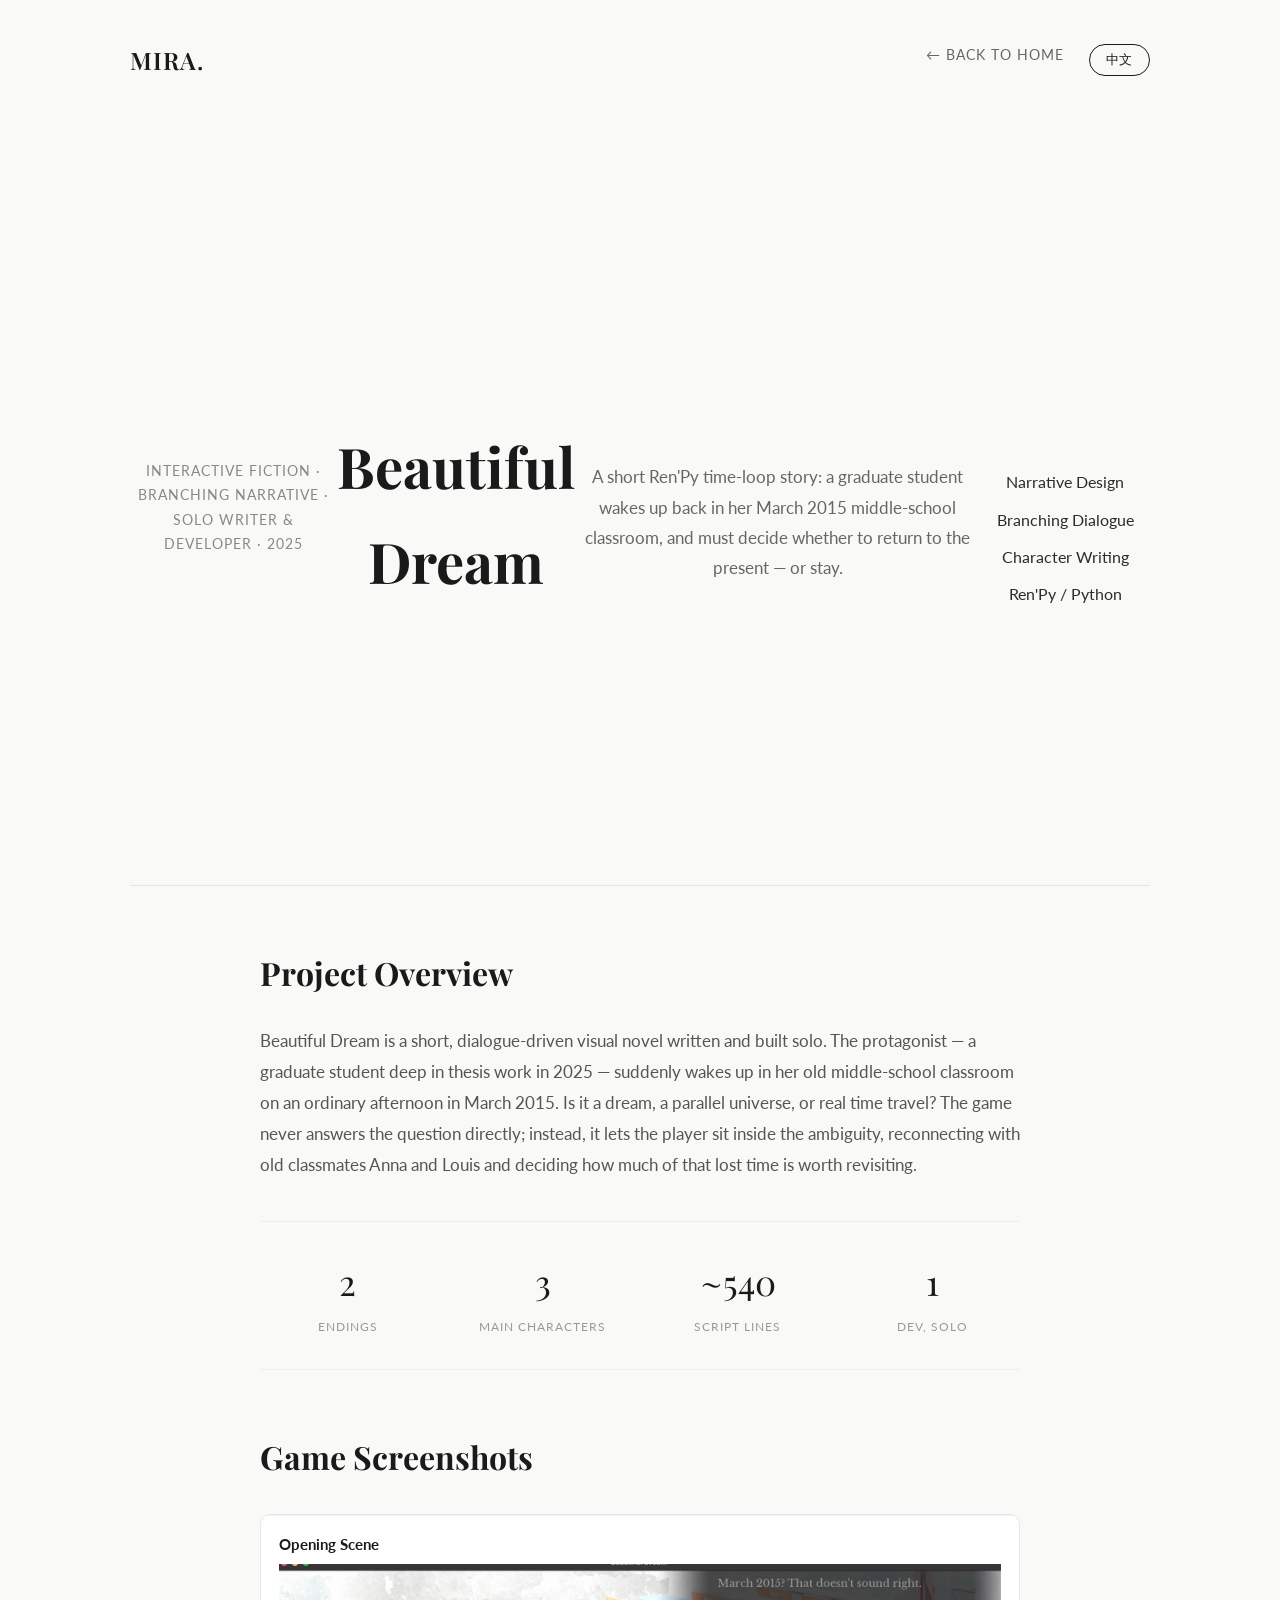
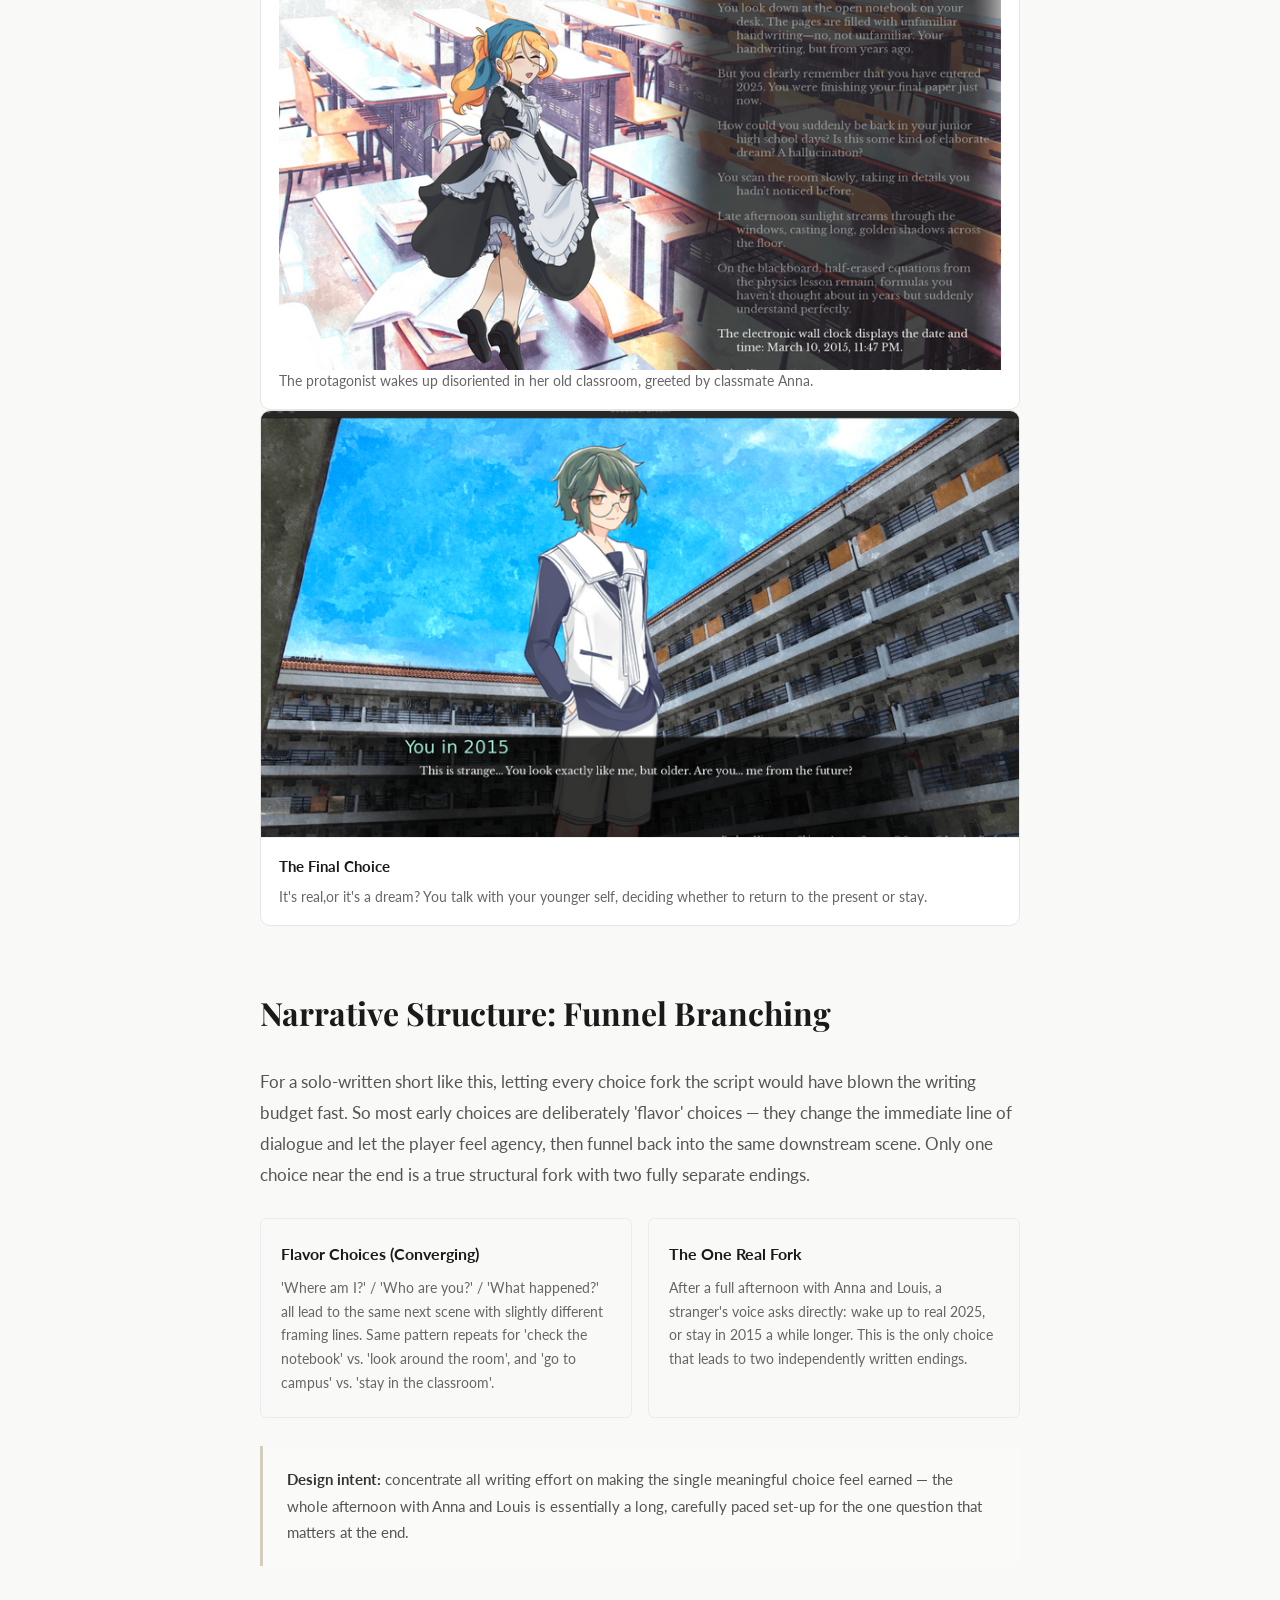
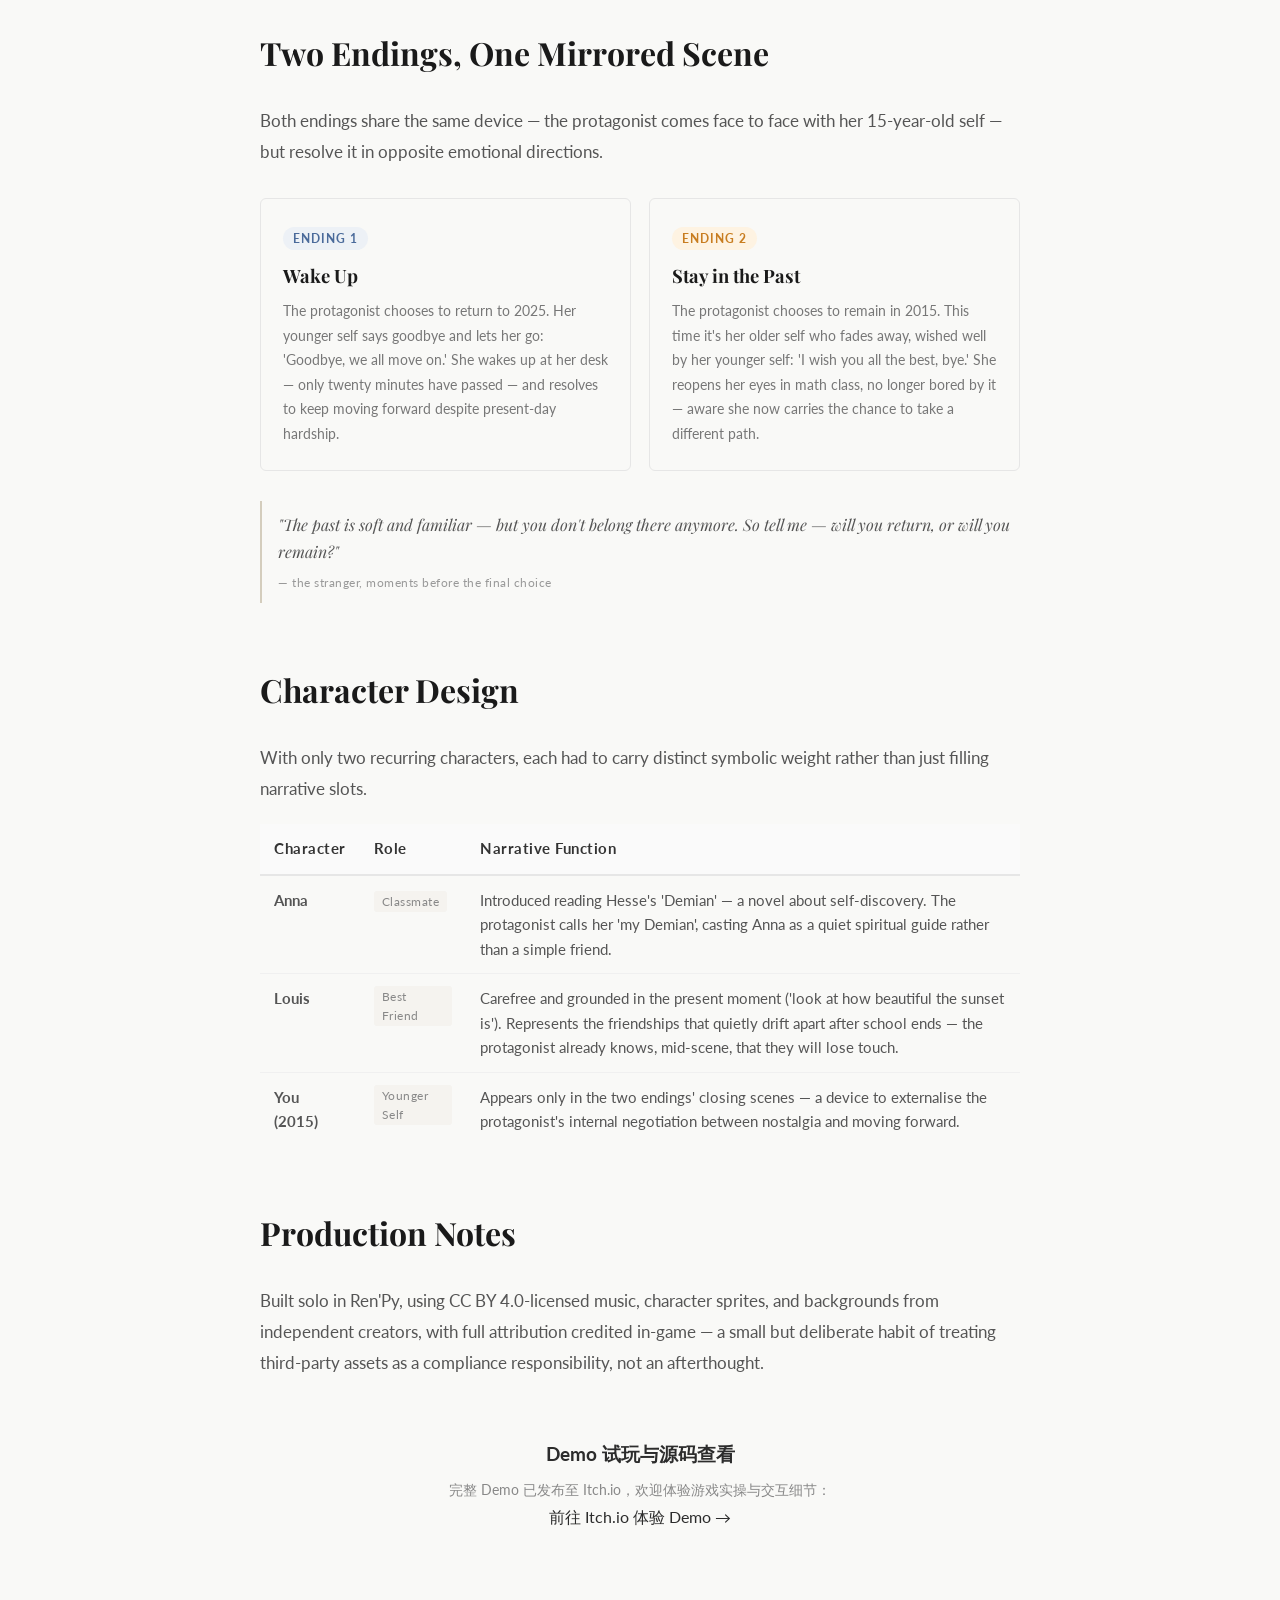
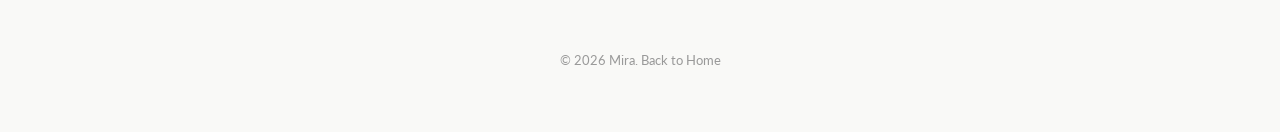
<file: beautiful-dream.html>
<!DOCTYPE html>
<html lang="en">
<head>
    <meta charset="UTF-8">
    <meta name="viewport" content="width=device-width, initial-scale=1.0">
    <title>Beautiful Dream | Mira</title>

    <link rel="preconnect" href="https://fonts.googleapis.com">
    <link rel="preconnect" href="https://fonts.gstatic.com" crossorigin>
    <link href="https://fonts.googleapis.com/css2?family=Lato:wght@300;400;700&family=Playfair+Display:ital,wght@0,400;0,600;1,400&display=swap" rel="stylesheet">
    <link rel="stylesheet" href="css/style.css">

    <style>
        .article-header { padding: 100px 0 60px; text-align: center; border-bottom: 1px solid #e6e6e6; }
        .article-title  { font-size: 3.5rem; font-family: var(--font-serif); margin-bottom: 20px; color: #1a1a1a; }
        .article-meta   { color: #888; font-size: 0.9rem; letter-spacing: 1px; text-transform: uppercase; margin-bottom: 30px; }

        .article-content { max-width: 800px; margin: 0 auto; padding: 60px 20px; }
        .article-section { margin-bottom: 60px; }

        .article-section h2 { font-family: var(--font-serif); font-size: 2rem; margin-bottom: 25px; color: #1a1a1a; }
        .article-section h3 { font-family: var(--font-sans); font-size: 1.15rem; font-weight: 700; margin: 30px 0 14px; color: #333; }
        .article-section p  { margin-bottom: 20px; color: #555; font-size: 1.05rem; line-height: 1.85; }

        /* ===== 统计数字网格 ===== */
        .stats-grid  { display: grid; grid-template-columns: repeat(4, 1fr); gap: 20px; margin: 40px 0;
                       border-top: 1px solid #eee; border-bottom: 1px solid #eee; padding: 30px 0; }
        .stat-item   { text-align: center; }
        .stat-number { font-family: var(--font-serif); font-size: 2.2rem; color: #1a1a1a; display: block; }
        .stat-label  { font-size: 0.76rem; color: #999; text-transform: uppercase; letter-spacing: 1px; }

        /* ===== 截图 ===== */
        .screenshot-grid.single-focus { grid-template-columns: 1fr 1fr; gap: 24px; margin: 30px auto; }
        .screenshot-item { border: 1px solid #e6e6e6; border-radius: 10px; overflow: hidden; background: #fff; }
        .screenshot-item img, .screenshot-placeholder {
            width: 100%; display: block; aspect-ratio: 16/9; object-fit: cover;
        }
        .screenshot-placeholder {
            background: #f3f2ee; display: flex; align-items: center; justify-content: center;
            color: #aaa; font-size: 0.85rem; letter-spacing: 0.5px; text-align: center; padding: 20px;
        }
        .caption { padding: 16px 18px; border-top: 1px solid #f0f0f0; }
        .caption strong { display: block; font-size: 0.95rem; color: #1a1a1a; margin-bottom: 6px; }
        .caption p { margin: 0; font-size: 0.85rem; color: #666; line-height: 1.7; }

        /* ===== 叙事结构卡片 ===== */
        .mechanic-grid { display: grid; grid-template-columns: repeat(2, 1fr); gap: 16px; margin: 28px 0; }
        .mechanic-card { border: 1px solid #ececec; border-radius: 6px; padding: 22px 20px; }
        .mechanic-card h4 { font-family: var(--font-sans); font-weight: 700; font-size: 0.98rem; color: #1a1a1a; margin-bottom: 8px; }
        .mechanic-card p { font-size: 0.88rem; color: #666; line-height: 1.7; margin: 0; }

        /* ===== 结局卡片 ===== */
        .ending-grid { display: grid; grid-template-columns: 1fr 1fr; gap: 18px; margin: 30px 0; }
        .ending-card { border: 1px solid #e6e6e6; border-radius: 6px; padding: 24px 22px; position: relative; }
        .ending-card h4 { font-family: var(--font-serif); font-size: 1.15rem; color: #1a1a1a; margin-bottom: 8px; }
        .ending-card p  { font-size: 0.9rem; color: #777; line-height: 1.7; margin: 0; }
        .ending-tag { display: inline-block; font-size: 0.72rem; letter-spacing: 1px; text-transform: uppercase;
            padding: 2px 10px; border-radius: 20px; margin-bottom: 10px; font-weight: 700; }
        .tag-wake  { background: #edf1f6; color: #4a6a9a; }
        .tag-stay  { background: #fef3e2; color: #c87d20; }

        /* ===== 角色表格 ===== */
        .character-table { width: 100%; border-collapse: collapse; font-size: 0.93rem; margin: 20px 0; }
        .character-table th { background: #fafafa; border-bottom: 2px solid #e6e6e6; padding: 12px 14px;
            text-align: left; font-weight: 700; color: #333; letter-spacing: 0.5px; }
        .character-table td { padding: 12px 14px; border-bottom: 1px solid #f0f0f0; color: #555; vertical-align: top; line-height: 1.65; }
        .character-table tr:last-child td { border-bottom: none; }
        .char-role { display: inline-block; font-size: 0.72rem; background: #f5f3ef; color: #888;
            padding: 1px 8px; border-radius: 3px; letter-spacing: 0.5px; }

        /* ===== 数据高亮 / 制作说明 ===== */
        .data-highlight { background: #fafaf8; border-left: 3px solid #d4cdbd; padding: 20px 24px; border-radius: 0 4px 4px 0; margin: 24px 0; }
        .data-highlight p { margin: 0; font-size: 0.95rem; color: #555; line-height: 1.75; }
        .data-highlight strong { color: #333; }

        blockquote.excerpt { margin: 16px 0; padding: 10px 0 10px 16px; border-left: 2px solid #d4cdbd;
            font-family: var(--font-serif); font-style: italic; font-size: 1rem; color: #555; }
        blockquote.excerpt span { display: block; font-family: var(--font-sans); font-style: normal;
            font-size: 0.78rem; color: #999; margin-top: 6px; letter-spacing: 0.5px; }

        @media (max-width: 768px) {
            .article-title { font-size: 2.4rem; }
            .stats-grid { grid-template-columns: 1fr 1fr; gap: 24px; }
            .mechanic-grid, .ending-grid, .screenshot-grid.single-focus { grid-template-columns: 1fr; }
        }
    </style>
</head>
<body>
<div class="container">

    <!-- 导航 -->
    <nav>
        <div class="logo"><a href="index.html">MIRA.</a></div>
        <div class="menu">
            <a href="index.html" data-en="← Back to Home" data-zh="← 返回主页">← Back to Home</a>
            <button class="lang-toggle" id="langToggle" aria-label="Switch language">中文</button>
        </div>
    </nav>

    <!-- 文章头部 -->
    <header class="article-header">
        <div class="article-meta"
             data-en="Interactive Fiction · Branching Narrative · Solo Writer & Developer · 2025"
             data-zh="互动小说 · 分支叙事 · 独立编剧与开发 · 2025">
            Interactive Fiction · Branching Narrative · Solo Writer & Developer · 2025
        </div>

        <h1 class="article-title">Beautiful Dream</h1>

        <p style="max-width: 640px; margin: 0 auto; color: #666; font-size: 1.05rem; line-height: 1.8;"
           data-en="A short Ren'Py time-loop story: a graduate student wakes up back in her March 2015 middle-school classroom, and must decide whether to return to the present — or stay."
           data-zh="一部短篇 Ren'Py 时空穿越故事：你穿越回 2015 年 3 月的初中教室，必须决定是回到现实，还是留在过去。">
            A short Ren'Py time-loop story: a graduate student wakes up back in her March 2015 middle-school classroom, and must decide whether to return to the present — or stay.
        </p>

        <div class="skills-bar" style="border:none; margin-top: 30px; justify-content: center; display: flex; flex-wrap: wrap; gap: 10px;">
            <span class="skill-item" data-en="Narrative Design" data-zh="叙事设计">Narrative Design</span>
            <span class="skill-item" data-en="Branching Dialogue" data-zh="分支对话设计">Branching Dialogue</span>
            <span class="skill-item" data-en="Character Writing" data-zh="角色塑造">Character Writing</span>
            <span class="skill-item">Ren'Py / Python</span>
            
        </div>
    </header>

    <!-- 正文 -->
    <article class="article-content">

        <!-- ① 项目概览 -->
        <div class="article-section">
            <h2 data-en="Project Overview" data-zh="项目概览">Project Overview</h2>
            <p data-en="Beautiful Dream is a short, dialogue-driven visual novel written and built solo. The protagonist — a graduate student deep in thesis work in 2025 — suddenly wakes up in her old middle-school classroom on an ordinary afternoon in March 2015. Is it a dream, a parallel universe, or real time travel? The game never answers the question directly; instead, it lets the player sit inside the ambiguity, reconnecting with old classmates Anna and Louis and deciding how much of that lost time is worth revisiting."
               data-zh="《Beautiful Dream》是一部短篇、以对话驱动的独立视觉小说。主角是2025年的学生，某天突然在 2015 年 3 月的一个平常午后醒来，发现自己回到了初中教室。这究竟是一场梦、一个平行宇宙，还是真实的时空穿越？游戏并不直接给出答案，而是让玩家停留在这种不确定性之中，与老同学 Anna 和 Louis 重新相遇，并决定这段过去的时光值不值得再走一遍。">
                <em>Beautiful Dream</em> is a short, dialogue-driven visual novel written and built solo. The protagonist — a graduate student deep in thesis work in 2025 — suddenly wakes up in her old middle-school classroom on an ordinary afternoon in March 2015. Is it a dream, a parallel universe, or real time travel? The game never answers the question directly; instead, it lets the player sit inside the ambiguity, reconnecting with old classmates Anna and Louis and deciding how much of that lost time is worth revisiting.
            </p>

            <div class="stats-grid">
                <div class="stat-item">
                    <span class="stat-number">2</span>
                    <span class="stat-label" data-en="Endings" data-zh="结局数量">Endings</span>
                </div>
                <div class="stat-item">
                    <span class="stat-number">3</span>
                    <span class="stat-label" data-en="Main Characters" data-zh="核心角色">Main Characters</span>
                </div>
                <div class="stat-item">
                    <span class="stat-number">~540</span>
                    <span class="stat-label" data-en="Script Lines" data-zh="脚本行数">Script Lines</span>
                </div>
                <div class="stat-item">
                    <span class="stat-number">1</span>
                    <span class="stat-label" data-en="Dev, Solo" data-zh="独立完成">Dev, Solo</span>
                </div>
            </div>
        </div>

        <!-- ② 截图 -->
        <div class="article-section">
            <h2 data-en="Game Screenshots" data-zh="游戏截图展示">Game Screenshots</h2>
            
            <div class="screenshot-grid single-focus">
                <div class="screenshot-item">
                    <div class="caption">
                        <strong data-en="Opening Scene" data-zh="开场画面">Opening Scene</strong>
                        <img src="assets/game/pic1.png" alt="Opening scene — waking up in the 2015 classroom">
                        <p data-en="The protagonist wakes up disoriented in her old classroom, greeted by classmate Anna."
                           data-zh="主角在旧教室中迷茫醒来，被同学 Anna 唤醒。">
                            The protagonist wakes up disoriented in her old classroom, greeted by classmate Anna.
                        </p>
                    </div>
                </div>
                <div class="screenshot-item">
                    <img src="assets/game/pic2.png" alt="Reality VS Dream">
                    <div class="caption">
                        <strong data-en="The Final Choice" data-zh="自我对话">Talk with yourself</strong>
                        <p data-en="It's real,or it's a dream? You talk with your younger self, deciding whether to return to the present or stay."
                           data-zh="你与年轻的自我对话，思考是现实还是梦境。">
                            你与年轻的自我对话，思考是现实还是梦境
                        </p>
                    </div>
                </div>
            </div>
        </div>

        <!-- ③ 叙事结构：漏斗式分支 -->
        <div class="article-section">
            <h2 data-en="Narrative Structure: Funnel Branching" data-zh="叙事结构：漏斗式分支">Narrative Structure: Funnel Branching</h2>
            <p data-en="For a solo-written short like this, letting every choice fork the script would have blown the writing budget fast. So most early choices are deliberately 'flavor' choices — they change the immediate line of dialogue and let the player feel agency, then funnel back into the same downstream scene. Only one choice near the end is a true structural fork with two fully separate endings."
               data-zh="对于一人独立编剧的短篇作品来说，如果每个选择都真正分岔剧本，写作量会层级上升。所以大部分前期选择是刻意设计的操控式选择，只能改变当下的台词、让玩家感受到自主权，但最终都会收束回同一条后续剧情。只有临近结尾的一次选择，才是真正意义上的结构性分岔，通向两个完全独立的结局。">
                For a solo-written short like this, letting every choice fork the script would have blown the writing budget fast. So most early choices are deliberately "flavor" choices — they change the immediate line of dialogue and let the player feel agency, then funnel back into the same downstream scene. Only one choice near the end is a true structural fork with two fully separate endings.
            </p>

            <div class="mechanic-grid">
                <div class="mechanic-card">
                    <h4 data-en="Flavor Choices (Converging)" data-zh="风味选择（收束型）">Flavor Choices (Converging)</h4>
                    <p data-en="'Where am I?' / 'Who are you?' / 'What happened?' all lead to the same next scene with slightly different framing lines. Same pattern repeats for 'check the notebook' vs. 'look around the room', and 'go to campus' vs. 'stay in the classroom'."
                       data-zh="'我在哪？'/'你是谁？'/'发生了什么？'三个开场选项最终都通向同一个后续场景，只是引导台词不同。'翻看笔记本' vs '环顾教室'、'去校园走走' vs '留在教室'也是同样的收束结构。">
                        "Where am I?" / "Who are you?" / "What happened?" all lead to the same next scene with slightly different framing lines. Same pattern repeats for "check the notebook" vs. "look around the room", and "go to campus" vs. "stay in the classroom".
                    </p>
                </div>
                <div class="mechanic-card">
                    <h4 data-en="The One Real Fork" data-zh="唯一的真实分岔">The One Real Fork</h4>
                    <p data-en="After a full afternoon with Anna and Louis, a stranger's voice asks directly: wake up to real 2025, or stay in 2015 a while longer. This is the only choice that leads to two independently written endings."
                       data-zh="在与 Anna、Louis 度过完整的一个下午后，一个陌生的声音直接发问：醒来回到真实的 2025，还是在 2015 多留一会儿。这是唯一一个通向两条独立结局剧本的选择。">
                        After a full afternoon with Anna and Louis, a stranger's voice asks directly: wake up to real 2025, or stay in 2015 a while longer. This is the only choice that leads to two independently written endings.
                    </p>
                </div>
            </div>

            <div class="data-highlight">
                <p data-en="&lt;strong&gt;Design intent:&lt;/strong&gt; concentrate all writing effort on making the single meaningful choice feel earned — the whole afternoon with Anna and Louis is essentially a long, carefully paced set-up for the one question that matters at the end."
                   data-zh="&lt;strong&gt;设计意图：&lt;/strong&gt;把全部写作精力集中在让那一个真正重要的选择显得'水到渠成'——与 Anna、Louis 相处的整个下午，本质上都是为结尾那一个真正重要的问题做的长线铺垫。">
                    <strong>Design intent:</strong> concentrate all writing effort on making the single meaningful choice feel earned — the whole afternoon with Anna and Louis is essentially a long, carefully paced set-up for the one question that matters at the end.
                </p>
            </div>
        </div>

        <!-- ④ 双结局 -->
        <div class="article-section">
            <h2 data-en="Two Endings, One Mirrored Scene" data-zh="两个结局，一场镜像戏">Two Endings, One Mirrored Scene</h2>
            <p data-en="Both endings share the same device — the protagonist comes face to face with her 15-year-old self — but resolve it in opposite emotional directions."
               data-zh="两个结局共用同一个叙事装置——主角与 15 岁的自己面对面——但走向了两种截然不同的情感结局。">
                Both endings share the same device — the protagonist comes face to face with her 15-year-old self — but resolve it in opposite emotional directions.
            </p>

            <div class="ending-grid">
                <div class="ending-card">
                    <span class="ending-tag tag-wake" data-en="Ending 1" data-zh="结局一">Ending 1</span>
                    <h4 data-en="Wake Up" data-zh="醒来">Wake Up</h4>
                    <p data-en="The protagonist chooses to return to 2025. Her younger self says goodbye and lets her go: 'Goodbye, we all move on.' She wakes up at her desk — only twenty minutes have passed — and resolves to keep moving forward despite present-day hardship."
                       data-zh="主角选择回到 2025。年幼的自己道别放手：'再见，我们都要向前走。'她在书桌前醒来——原来只过了二十分钟——并下定决心，无论现实多艰难都要继续前行。">
                        The protagonist chooses to return to 2025. Her younger self says goodbye and lets her go: <em>"Goodbye, we all move on."</em> She wakes up at her desk — only twenty minutes have passed — and resolves to keep moving forward despite present-day hardship.
                    </p>
                </div>
                <div class="ending-card">
                    <span class="ending-tag tag-stay" data-en="Ending 2" data-zh="结局二">Ending 2</span>
                    <h4 data-en="Stay in the Past" data-zh="留在过去">Stay in the Past</h4>
                    <p data-en="The protagonist chooses to remain in 2015. This time it's her older self who fades away, wished well by her younger self: 'I wish you all the best, bye.' She reopens her eyes in math class, no longer bored by it — aware she now carries the chance to take a different path."
                       data-zh="主角选择留在 2015。这一次，消失的是年长的自己，被年幼的自己道别祝福：'祝你一切顺利，再见。'她在数学课上重新睁开眼，不再感到枯燥——因为她知道，自己拥有了走上另一条路的机会。">
                        The protagonist chooses to remain in 2015. This time it's her <em>older</em> self who fades away, wished well by her younger self: <em>"I wish you all the best, bye."</em> She reopens her eyes in math class, no longer bored by it — aware she now carries the chance to take a different path.
                    </p>
                </div>
            </div>

            <blockquote class="excerpt">
                "The past is soft and familiar — but you don't belong there anymore. So tell me — will you return, or will you remain?"
                <span data-en="— the stranger, moments before the final choice" data-zh="——陌生人，最终抉择前一刻的发问">— the stranger, moments before the final choice</span>
            </blockquote>
        </div>

        <!-- ⑤ 角色设计 -->
        <div class="article-section">
            <h2 data-en="Character Design" data-zh="角色设计">Character Design</h2>
            <p data-en="With only two recurring characters, each had to carry distinct symbolic weight rather than just filling narrative slots."
               data-zh="全篇只有两位常驻角色，每一个都需要承担明确的象征意义，而不只是填补叙事位置。">
                With only two recurring characters, each had to carry distinct symbolic weight rather than just filling narrative slots.
            </p>
            <table class="character-table">
                <thead>
                    <tr>
                        <th data-en="Character" data-zh="角色">Character</th>
                        <th data-en="Role" data-zh="身份">Role</th>
                        <th data-en="Narrative Function" data-zh="叙事功能">Narrative Function</th>
                    </tr>
                </thead>
                <tbody>
                    <tr>
                        <td><strong>Anna</strong></td>
                        <td><span class="char-role" data-en="Classmate" data-zh="同学">Classmate</span></td>
                        <td data-en="Introduced reading Hesse's 'Demian' — a novel about self-discovery. The protagonist calls her 'my Demian', casting Anna as a quiet spiritual guide rather than a simple friend."
                            data-zh="出场时正在读黑塞的《德米安》——一部关于自我发现的小说。主角称她为'我的德米安'，将 Anna 塑造成一位安静的精神引路人，而非单纯的朋友角色。">
                            Introduced reading Hesse's <em>Demian</em> — a novel about self-discovery. The protagonist calls her "my Demian", casting Anna as a quiet spiritual guide rather than a simple friend.
                        </td>
                    </tr>
                    <tr>
                        <td><strong>Louis</strong></td>
                        <td><span class="char-role" data-en="Best Friend" data-zh="挚友">Best Friend</span></td>
                        <td data-en="Carefree and grounded in the present moment ('look at how beautiful the sunset is'). Represents the friendships that quietly drift apart after school ends — the protagonist already knows, mid-scene, that they will lose touch."
                            data-zh="洒脱、活在当下（'看外面的夕阳多美'）。代表着毕业后悄然疏远的友谊——主角在场景进行中就已经知道，两人日后会渐渐失去联系。">
                            Carefree and grounded in the present moment ("look at how beautiful the sunset is"). Represents the friendships that quietly drift apart after school ends — the protagonist already knows, mid-scene, that they will lose touch.
                        </td>
                    </tr>
                    <tr>
                        <td><strong data-en="You (2015)" data-zh="15岁的你">You (2015)</strong></td>
                        <td><span class="char-role" data-en="Younger Self" data-zh="年少的自己">Younger Self</span></td>
                        <td data-en="Appears only in the two endings' closing scenes — a device to externalise the protagonist's internal negotiation between nostalgia and moving forward."
                            data-zh="只在两个结局的收尾场景中登场——是一个把'怀旧'与'向前走'这场内心谈判外化出来的叙事装置。">
                            Appears only in the two endings' closing scenes — a device to externalise the protagonist's internal negotiation between nostalgia and moving forward.
                        </td>
                    </tr>
                </tbody>
            </table>
        </div>

        <!-- ⑥ 制作说明 -->
        <div class="article-section">
            <h2 data-en="Production Notes" data-zh="制作说明">Production Notes</h2>
            <p data-en="Built solo in Ren'Py, using CC BY 4.0-licensed music, character sprites, and backgrounds from independent creators, with full attribution credited in-game — a small but deliberate habit of treating third-party assets as a compliance responsibility, not an afterthought."
               data-zh="独立使用 Ren'Py 完成开发，音乐、角色立绘与背景均采用独立创作者发布的 CC BY 4.0 授权素材，并在游戏内附完整署名。">
                Built solo in Ren'Py, using CC BY 4.0-licensed music, character sprites, and backgrounds from independent creators, with full attribution credited in-game — a small but deliberate habit of treating third-party assets as a compliance responsibility, not an afterthought.
            </p>
        </div>

        <!-- Demo 体验 -->
        <div class="gdd-section" style="text-align: center;">
            <h3 style="margin-bottom: 8px;">Demo 试玩与源码查看</h3>
            <p style="font-size: 0.9rem; color: #888;">
                完整 Demo 已发布至 Itch.io，欢迎体验游戏实操与交互细节：
            </p>
            <a href="https://mirahq.itch.io/beautiful-dream" target="_blank" class="demo-cta">前往 Itch.io 体验 Demo →</a>
        </div>
    </article>

    <footer>
        <p>&copy; 2026 Mira.
            <a href="index.html" data-en="Back to Home" data-zh="返回主页">Back to Home</a>
        </p>
    </footer>

</div>

<script src="js/script.js"></script>
</body>
</html>
</file>
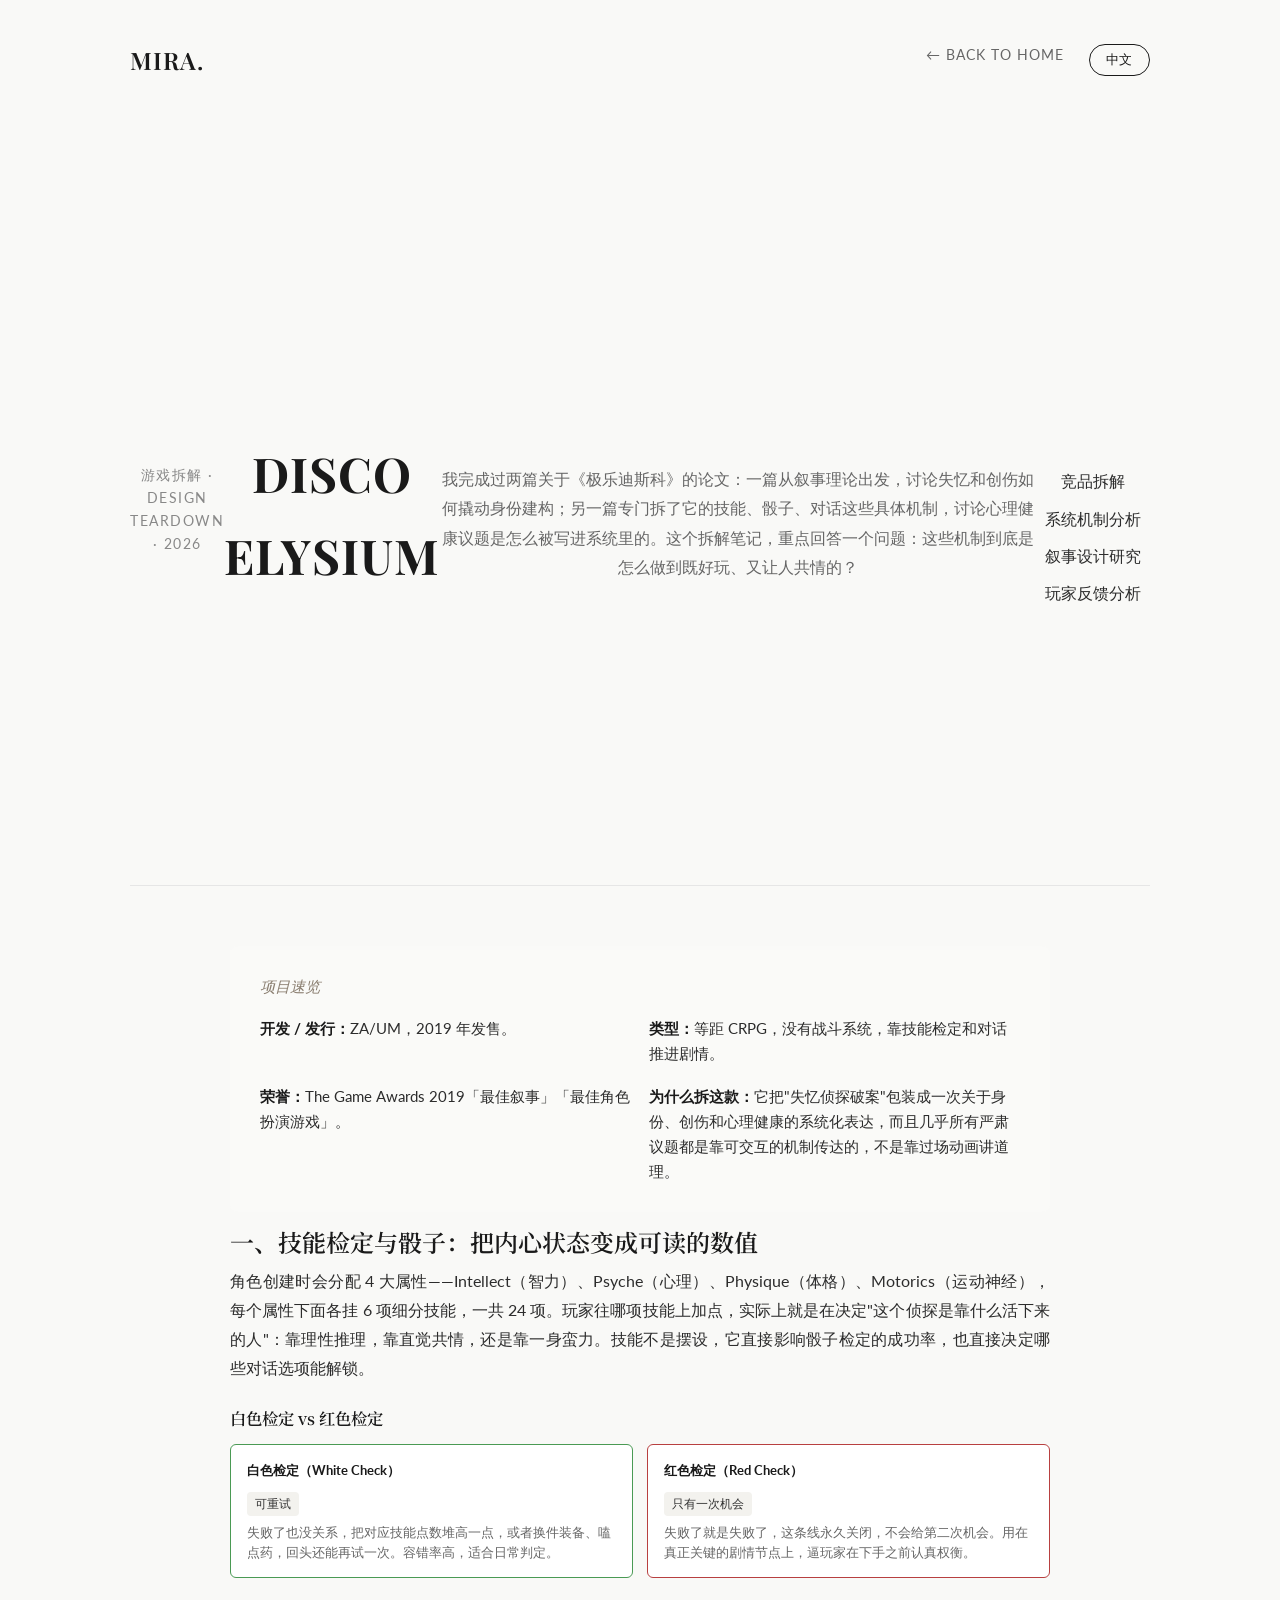
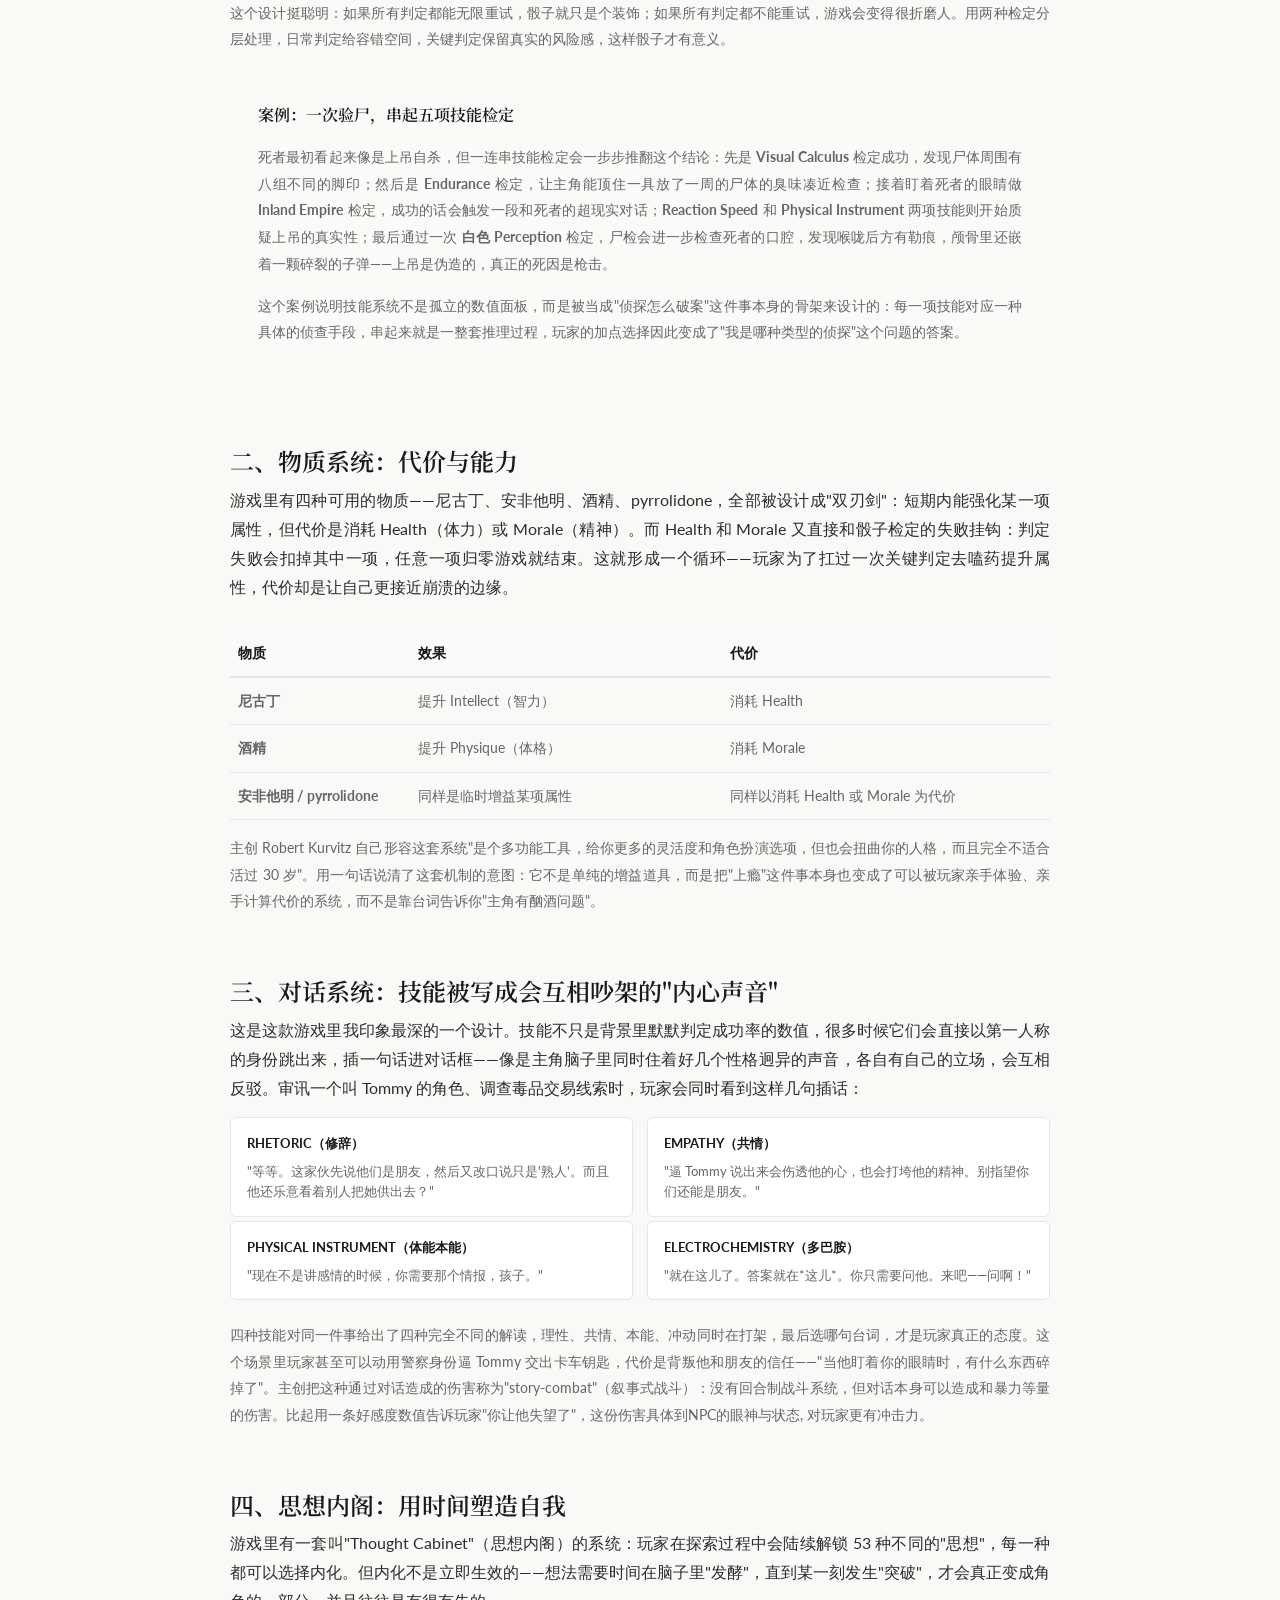
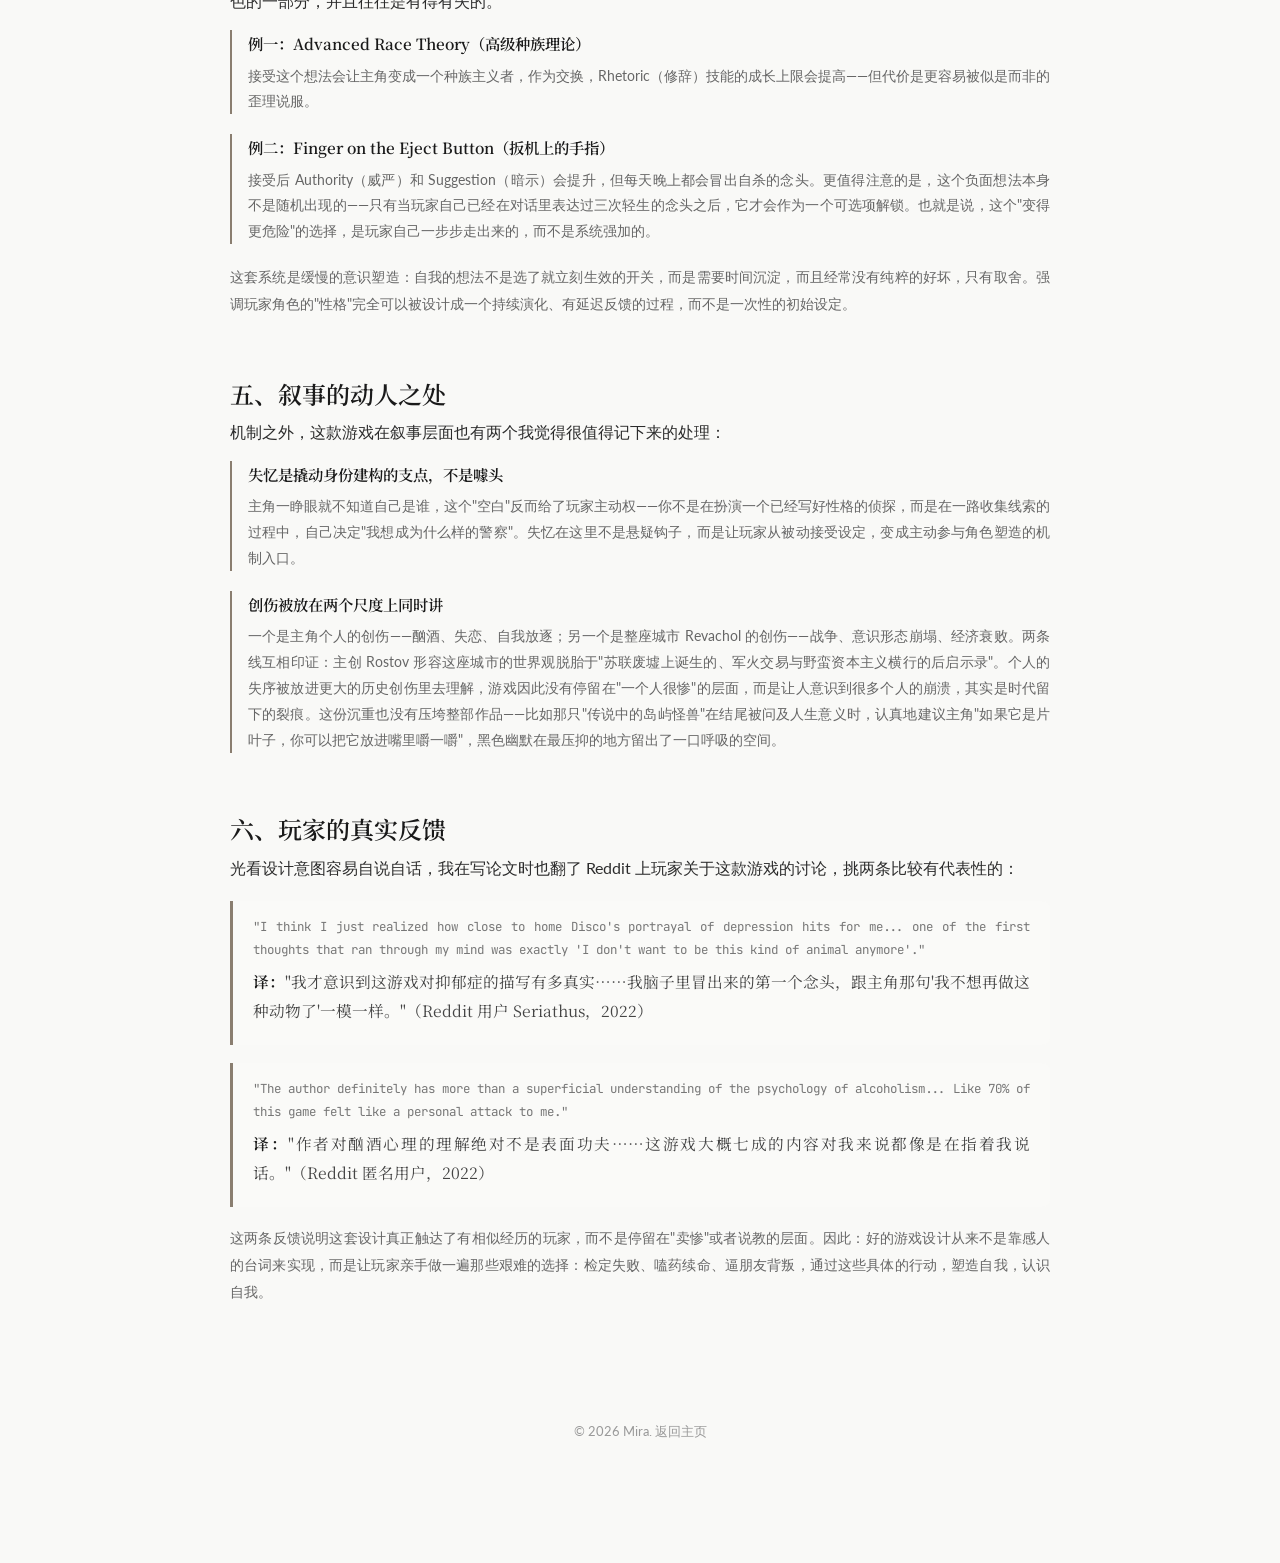
<file: disco-elysium-analysis.html>
<!DOCTYPE html>
<html lang="zh-CN">
<head>
    <meta charset="UTF-8">
    <meta name="viewport" content="width=device-width, initial-scale=1.0">
    <title>极乐迪斯科：策划视角的拆解 - Mira</title>
    <link rel="preconnect" href="https://fonts.googleapis.com">
    <link rel="preconnect" href="https://fonts.gstatic.com" crossorigin>
    <link href="https://fonts.googleapis.com/css2?family=Lato:wght@300;400;700&family=Playfair+Display:ital,wght@0,400;0,600;1,400&family=Noto+Serif+SC:wght@400;600&family=JetBrains+Mono:wght@400;500&display=swap" rel="stylesheet">
    <link rel="stylesheet" href="css/style.css">
    <style>
        :root {
            --gdd-bg: #fafaf8;
            --gdd-line: #e6e6e6;
            --gdd-text: #2c2c2c;
            --gdd-muted: #666666;
            --gdd-code-bg: #f3f2ee;
            --gdd-accent: #8a7e70;
            --gdd-lock: #b84040;
            --gdd-open: #4a9a54;
        }

        .article-header { padding: 90px 0 50px; text-align: center; border-bottom: 1px solid var(--gdd-line); }
        .article-title  { font-size: 3rem; font-family: var(--font-serif); margin-bottom: 16px; color: #1a1a1a; letter-spacing: 1px; }
        .article-meta   { color: #888; font-size: 0.85rem; letter-spacing: 1.5px; text-transform: uppercase; margin-bottom: 26px; }

        .gdd-content { max-width: 860px; margin: 0 auto; padding: 60px 20px; }
        .gdd-section { margin-bottom: 56px; }

        .gdd-section h2 {
            font-family: 'Noto Serif SC', serif;
            font-size: 1.5rem;
            font-weight: 600;
            color: #1a1a1a;
            margin-bottom: 4px;
        }
        .gdd-section h2 .sec-en {
            display: block;
            font-family: 'Playfair Display', serif;
            font-style: italic;
            font-size: 0.92rem;
            font-weight: 400;
            color: var(--gdd-accent);
            margin-bottom: 20px;
            margin-top: 4px;
        }

        .gdd-section h3 { font-family: 'Noto Serif SC', serif; font-size: 1.02rem; font-weight: 600; margin: 22px 0 12px; color: #1a1a1a; }

        .gdd-section p { margin-bottom: 14px; color: var(--gdd-text); font-size: 0.98rem; line-height: 1.85; text-align: justify; }

        .overview-board { background: var(--gdd-bg); border-radius: 8px; padding: 28px 30px; margin-bottom: 10px; }
        .overview-title { font-family: 'Playfair Display', serif; font-style: italic; font-size: 0.95rem; color: var(--gdd-accent); margin-bottom: 16px; }
        .overview-grid { display: grid; grid-template-columns: repeat(2, 1fr); gap: 18px; font-size: 0.92rem; color: var(--gdd-text); }
        .overview-item strong { color: #1a1a1a; }

        .case-box { background: var(--gdd-bg); border-radius: 8px; padding: 26px 28px; margin: 22px 0; }
        .case-box-title { font-family: 'Noto Serif SC', serif; font-weight: 600; font-size: 1rem; margin-bottom: 16px; color: #1a1a1a; }

        .table-scroll { overflow-x: auto; }
        table.simple-table { width: 100%; min-width: 480px; border-collapse: collapse; margin: 15px 0; font-size: 0.9rem; }
        table.simple-table th { text-align: left; padding: 10px 8px; border-bottom: 2px solid var(--gdd-line); font-weight: 700; color: #1a1a1a; background: #fafafa; }
        table.simple-table td { padding: 11px 8px; border-bottom: 1px solid var(--gdd-line); color: var(--gdd-muted); vertical-align: top; }

        .gdd-block { margin-bottom: 20px; padding-left: 16px; border-left: 2px solid var(--gdd-accent); }
        .gdd-block h4 { font-family: 'Noto Serif SC', serif; font-size: 0.96rem; font-weight: 600; color: #1a1a1a; margin-bottom: 6px; }
        .gdd-block p { font-size: 0.9rem; color: var(--gdd-muted); margin-bottom: 0; line-height: 1.8; }

        blockquote.excerpt {
            margin: 18px 0; padding: 14px 20px; border-left: 3px solid var(--gdd-accent);
            font-family: 'Noto Serif SC', serif; font-size: 0.92rem; color: #555; background: var(--gdd-bg); border-radius: 0 8px 8px 0;
        }
        blockquote.excerpt p { margin-bottom: 6px; color: #444; font-style: normal; }
        blockquote.excerpt .en { font-family: 'JetBrains Mono', monospace; font-size: 0.78rem; color: #777; }
        .speaker { font-weight: 600; color: #1a1a1a; }

        .flow-diagram { margin: 6px 0 22px; }
        .flow-row { display: flex; gap: 14px; margin-bottom: 4px; flex-wrap: wrap; }
        .flow-box { flex: 1 1 180px; border: 1px solid var(--gdd-line); background: #fff; border-radius: 6px; padding: 14px 16px; }
        .flow-box-title { font-weight: 700; font-size: 0.84rem; margin-bottom: 6px; color: #1a1a1a; }
        .flow-effect { display: inline-block; font-family: 'JetBrains Mono', monospace; font-size: 0.72rem; color: #333; background: var(--gdd-code-bg); padding: 2px 8px; border-radius: 4px; margin-bottom: 6px; }
        .flow-desc { font-size: 0.8rem; color: var(--gdd-muted); line-height: 1.6; }
        .flow-arrow { text-align: center; font-size: 0.8rem; color: var(--gdd-muted); margin: 10px 0; }
        .flow-box.outcome-lock { border-color: var(--gdd-lock); }
        .flow-box.outcome-open { border-color: var(--gdd-open); }

        code { font-family: 'JetBrains Mono', monospace; background: var(--gdd-code-bg); padding: 1px 5px; border-radius: 3px; font-size: 0.85em; }

        .demo-cta {
            display: inline-block; margin-top: 14px; padding: 12px 30px; border-radius: 50px;
            background: #1a1a1a; color: #fff; font-weight: 600; font-size: 0.9rem; text-decoration: none;
            transition: 0.3s;
        }
        .demo-cta:hover { background: #333; transform: translateY(-2px); box-shadow: 0 8px 18px rgba(0,0,0,0.12); }

        .source-note { font-size: 0.8rem; color: #999; border-top: 1px solid var(--gdd-line); padding-top: 20px; margin-top: 10px; line-height: 1.8; }

        @media (max-width: 700px) {
            .article-title { font-size: 2rem; }
            .overview-grid { grid-template-columns: 1fr; }
            .flow-row { flex-direction: column; }
        }
    </style>
</head>
<body>
<div class="container">

    <!-- 导航 -->
    <nav>
        <div class="logo"><a href="index.html">MIRA.</a></div>
        <div class="menu">
            <a href="index.html" data-en="← Back to Home" data-zh="← 返回主页">← 返回主页</a>
            <button class="lang-toggle" id="langToggle" aria-label="Switch language">EN</button>
        </div>
    </nav>

    <!-- 文章头部 -->
    <header class="article-header">
        <div class="article-meta">游戏拆解 · Design Teardown · 2026</div>
        <h1 class="article-title">DISCO ELYSIUM</h1>
        <p style="max-width: 640px; margin: 0 auto; color: #666; font-size: 1.02rem; line-height: 1.8;">
            我完成过两篇关于《极乐迪斯科》的论文：一篇从叙事理论出发，讨论失忆和创伤如何撬动身份建构；另一篇专门拆了它的技能、骰子、对话这些具体机制，讨论心理健康议题是怎么被写进系统里的。这个拆解笔记，重点回答一个问题：这些机制到底是怎么做到既好玩、又让人共情的？
        </p>
        <div class="skills-bar" style="border:none; margin-top: 28px; justify-content: center; display: flex; flex-wrap: wrap; gap: 10px;">
            <span class="skill-item">竞品拆解</span>
            <span class="skill-item">系统机制分析</span>
            <span class="skill-item">叙事设计研究</span>
            <span class="skill-item">玩家反馈分析</span>
        </div>
    </header>

    <div class="gdd-content">

        <!-- 0. 项目速览 -->
        <div class="overview-board">
            <div class="overview-title">项目速览</div>
            <div class="overview-grid">
                <div class="overview-item">
                    <strong>开发 / 发行：</strong>ZA/UM，2019 年发售。
                </div>
                <div class="overview-item">
                    <strong>类型：</strong>等距 CRPG，没有战斗系统，靠技能检定和对话推进剧情。
                </div>
                <div class="overview-item">
                    <strong>荣誉：</strong>The Game Awards 2019「最佳叙事」「最佳角色扮演游戏」。
                </div>
                <div class="overview-item">
                    <strong>为什么拆这款：</strong>它把"失忆侦探破案"包装成一次关于身份、创伤和心理健康的系统化表达，而且几乎所有严肃议题都是靠可交互的机制传达的，不是靠过场动画讲道理。
                </div>
            </div>
        </div>

        <!-- 1. 技能检定与骰子 -->
        <div class="gdd-section">
            <h2>一、技能检定与骰子：把内心状态变成可读的数值</h2>
            <p>角色创建时会分配 4 大属性——Intellect（智力）、Psyche（心理）、Physique（体格）、Motorics（运动神经），每个属性下面各挂 6 项细分技能，一共 24 项。玩家往哪项技能上加点，实际上就是在决定"这个侦探是靠什么活下来的人"：靠理性推理，靠直觉共情，还是靠一身蛮力。技能不是摆设，它直接影响骰子检定的成功率，也直接决定哪些对话选项能解锁。</p>

            <h3>白色检定 vs 红色检定</h3>
            <div class="flow-diagram">
                <div class="flow-row">
                    <div class="flow-box outcome-open">
                        <div class="flow-box-title">白色检定（White Check）</div>
                        <div class="flow-effect">可重试</div>
                        <div class="flow-desc">失败了也没关系，把对应技能点数堆高一点，或者换件装备、嗑点药，回头还能再试一次。容错率高，适合日常判定。</div>
                    </div>
                    <div class="flow-box outcome-lock">
                        <div class="flow-box-title">红色检定（Red Check）</div>
                        <div class="flow-effect">只有一次机会</div>
                        <div class="flow-desc">失败了就是失败了，这条线永久关闭，不会给第二次机会。用在真正关键的剧情节点上，逼玩家在下手之前认真权衡。</div>
                    </div>
                </div>
            </div>
            <p style="font-size: 0.9rem; color: var(--gdd-muted);">这个设计挺聪明：如果所有判定都能无限重试，骰子就只是个装饰；如果所有判定都不能重试，游戏会变得很折磨人。用两种检定分层处理，日常判定给容错空间，关键判定保留真实的风险感，这样骰子才有意义。</p>

            <div class="case-box">
                <div class="case-box-title">案例：一次验尸，串起五项技能检定</div>
                <p style="font-size:0.9rem; color:var(--gdd-muted); margin-bottom:16px;">
                    死者最初看起来像是上吊自杀，但一连串技能检定会一步步推翻这个结论：先是 <strong>Visual Calculus</strong> 检定成功，发现尸体周围有八组不同的脚印；然后是 <strong>Endurance</strong> 检定，让主角能顶住一具放了一周的尸体的臭味凑近检查；接着盯着死者的眼睛做 <strong>Inland Empire</strong> 检定，成功的话会触发一段和死者的超现实对话；<strong>Reaction Speed</strong> 和 <strong>Physical Instrument</strong> 两项技能则开始质疑上吊的真实性；最后通过一次 <strong>白色 Perception</strong> 检定，尸检会进一步检查死者的口腔，发现喉咙后方有勒痕，颅骨里还嵌着一颗碎裂的子弹——上吊是伪造的，真正的死因是枪击。
                </p>
                <p style="font-size: 0.88rem; color: var(--gdd-muted); margin-top: 14px;">
                    这个案例说明技能系统不是孤立的数值面板，而是被当成"侦探怎么破案"这件事本身的骨架来设计的：每一项技能对应一种具体的侦查手段，串起来就是一整套推理过程，玩家的加点选择因此变成了"我是哪种类型的侦探"这个问题的答案。
                </p>
            </div>
        </div>

        <!-- 2. 物质系统 -->
        <div class="gdd-section">
            <h2>二、物质系统：代价与能力</h2>
            <p>游戏里有四种可用的物质——尼古丁、安非他明、酒精、pyrrolidone，全部被设计成"双刃剑"：短期内能强化某一项属性，但代价是消耗 Health（体力）或 Morale（精神）。而 Health 和 Morale 又直接和骰子检定的失败挂钩：判定失败会扣掉其中一项，任意一项归零游戏就结束。这就形成一个循环——玩家为了扛过一次关键判定去嗑药提升属性，代价却是让自己更接近崩溃的边缘。</p>

            <div class="table-scroll">
            <table class="simple-table">
                <thead>
                    <tr>
                        <th style="width: 22%;">物质</th>
                        <th style="width: 38%;">效果</th>
                        <th style="width: 40%;">代价</th>
                    </tr>
                </thead>
                <tbody>
                    <tr><td><strong>尼古丁</strong></td><td>提升 Intellect（智力）</td><td>消耗 Health</td></tr>
                    <tr><td><strong>酒精</strong></td><td>提升 Physique（体格）</td><td>消耗 Morale</td></tr>
                    <tr><td><strong>安非他明 / pyrrolidone</strong></td><td>同样是临时增益某项属性</td><td>同样以消耗 Health 或 Morale 为代价</td></tr>
                </tbody>
            </table>
            </div>
            <p style="font-size: 0.9rem; color: var(--gdd-muted);">主创 Robert Kurvitz 自己形容这套系统"是个多功能工具，给你更多的灵活度和角色扮演选项，但也会扭曲你的人格，而且完全不适合活过 30 岁"。用一句话说清了这套机制的意图：它不是单纯的增益道具，而是把"上瘾"这件事本身也变成了可以被玩家亲手体验、亲手计算代价的系统，而不是靠台词告诉你"主角有酗酒问题"。</p>
        </div>

        <!-- 3. 对话系统 -->
        <div class="gdd-section">
            <h2>三、对话系统：技能被写成会互相吵架的"内心声音"</h2>
            <p>这是这款游戏里我印象最深的一个设计。技能不只是背景里默默判定成功率的数值，很多时候它们会直接以第一人称的身份跳出来，插一句话进对话框——像是主角脑子里同时住着好几个性格迥异的声音，各自有自己的立场，会互相反驳。审讯一个叫 Tommy 的角色、调查毒品交易线索时，玩家会同时看到这样几句插话：</p>

            <div class="flow-diagram">
                <div class="flow-row">
                    <div class="flow-box">
                        <div class="flow-box-title">RHETORIC（修辞）</div>
                        <div class="flow-desc">"等等。这家伙先说他们是朋友，然后又改口说只是'熟人'。而且他还乐意看着别人把她供出去？"</div>
                    </div>
                    <div class="flow-box">
                        <div class="flow-box-title">EMPATHY（共情）</div>
                        <div class="flow-desc">"逼 Tommy 说出来会伤透他的心，也会打垮他的精神。别指望你们还能是朋友。"</div>
                    </div>
                </div>
                <div class="flow-row">
                    <div class="flow-box">
                        <div class="flow-box-title">PHYSICAL INSTRUMENT（体能本能）</div>
                        <div class="flow-desc">"现在不是讲感情的时候，你需要那个情报，孩子。"</div>
                    </div>
                    <div class="flow-box">
                        <div class="flow-box-title">ELECTROCHEMISTRY（多巴胺）</div>
                        <div class="flow-desc">"就在这儿了。答案就在*这儿*。你只需要问他。来吧——问啊！"</div>
                    </div>
                </div>
            </div>

            <p style="font-size: 0.9rem; color: var(--gdd-muted);">四种技能对同一件事给出了四种完全不同的解读，理性、共情、本能、冲动同时在打架，最后选哪句台词，才是玩家真正的态度。这个场景里玩家甚至可以动用警察身份逼 Tommy 交出卡车钥匙，代价是背叛他和朋友的信任——"当他盯着你的眼睛时，有什么东西碎掉了"。主创把这种通过对话造成的伤害称为"story-combat"（叙事式战斗）：没有回合制战斗系统，但对话本身可以造成和暴力等量的伤害。比起用一条好感度数值告诉玩家"你让他失望了"，这份伤害具体到NPC的眼神与状态, 对玩家更有冲击力。</p>
        </div>

        <!-- 4. 思想内阁 -->
        <div class="gdd-section">
            <h2>四、思想内阁：用时间塑造自我</h2>
            <p>游戏里有一套叫"Thought Cabinet"（思想内阁）的系统：玩家在探索过程中会陆续解锁 53 种不同的"思想"，每一种都可以选择内化。但内化不是立即生效的——想法需要时间在脑子里"发酵"，直到某一刻发生"突破"，才会真正变成角色的一部分，并且往往是有得有失的。</p>

            <div class="gdd-block">
                <h4>例一：Advanced Race Theory（高级种族理论）</h4>
                <p>接受这个想法会让主角变成一个种族主义者，作为交换，Rhetoric（修辞）技能的成长上限会提高——但代价是更容易被似是而非的歪理说服。</p>
            </div>
            <div class="gdd-block">
                <h4>例二：Finger on the Eject Button（扳机上的手指）</h4>
                <p>接受后 Authority（威严）和 Suggestion（暗示）会提升，但每天晚上都会冒出自杀的念头。更值得注意的是，这个负面想法本身不是随机出现的——只有当玩家自己已经在对话里表达过三次轻生的念头之后，它才会作为一个可选项解锁。也就是说，这个"变得更危险"的选择，是玩家自己一步步走出来的，而不是系统强加的。</p>
            </div>
            <p style="font-size: 0.9rem; color: var(--gdd-muted);">这套系统是缓慢的意识塑造：自我的想法不是选了就立刻生效的开关，而是需要时间沉淀，而且经常没有纯粹的好坏，只有取舍。强调玩家角色的"性格"完全可以被设计成一个持续演化、有延迟反馈的过程，而不是一次性的初始设定。</p>
        </div>

        <!-- 5. 叙事亮点 -->
        <div class="gdd-section">
            <h2>五、叙事的动人之处</h2>
            <p>机制之外，这款游戏在叙事层面也有两个我觉得很值得记下来的处理：</p>
            <div class="gdd-block">
                <h4>失忆是撬动身份建构的支点，不是噱头</h4>
                <p>主角一睁眼就不知道自己是谁，这个"空白"反而给了玩家主动权——你不是在扮演一个已经写好性格的侦探，而是在一路收集线索的过程中，自己决定"我想成为什么样的警察"。失忆在这里不是悬疑钩子，而是让玩家从被动接受设定，变成主动参与角色塑造的机制入口。</p>
            </div>
            <div class="gdd-block">
                <h4>创伤被放在两个尺度上同时讲</h4>
                <p>一个是主角个人的创伤——酗酒、失恋、自我放逐；另一个是整座城市 Revachol 的创伤——战争、意识形态崩塌、经济衰败。两条线互相印证：主创 Rostov 形容这座城市的世界观脱胎于"苏联废墟上诞生的、军火交易与野蛮资本主义横行的后启示录"。个人的失序被放进更大的历史创伤里去理解，游戏因此没有停留在"一个人很惨"的层面，而是让人意识到很多个人的崩溃，其实是时代留下的裂痕。这份沉重也没有压垮整部作品——比如那只"传说中的岛屿怪兽"在结尾被问及人生意义时，认真地建议主角"如果它是片叶子，你可以把它放进嘴里嚼一嚼"，黑色幽默在最压抑的地方留出了一口呼吸的空间。</p>
            </div>
        </div>

        <!-- 6. 玩家反馈 -->
        <div class="gdd-section">
            <h2>六、玩家的真实反馈</h2>
            <p>光看设计意图容易自说自话，我在写论文时也翻了 Reddit 上玩家关于这款游戏的讨论，挑两条比较有代表性的：</p>
            <blockquote class="excerpt">
                <p class="en">"I think I just realized how close to home Disco's portrayal of depression hits for me... one of the first thoughts that ran through my mind was exactly 'I don't want to be this kind of animal anymore'."</p>
                <p><span class="speaker">译：</span>"我才意识到这游戏对抑郁症的描写有多真实……我脑子里冒出来的第一个念头，跟主角那句'我不想再做这种动物了'一模一样。"（Reddit 用户 Seriathus，2022）</p>
            </blockquote>
            <blockquote class="excerpt">
                <p class="en">"The author definitely has more than a superficial understanding of the psychology of alcoholism... Like 70% of this game felt like a personal attack to me."</p>
                <p><span class="speaker">译：</span>"作者对酗酒心理的理解绝对不是表面功夫……这游戏大概七成的内容对我来说都像是在指着我说话。"（Reddit 匿名用户，2022）</p>
            </blockquote>
            <p style="font-size: 0.9rem; color: var(--gdd-muted);">这两条反馈说明这套设计真正触达了有相似经历的玩家，而不是停留在"卖惨"或者说教的层面。因此：好的游戏设计从来不是靠感人的台词来实现，而是让玩家亲手做一遍那些艰难的选择：检定失败、嗑药续命、逼朋友背叛，通过这些具体的行动，塑造自我，认识自我。</p>
        </div>

       

    <footer>
        <p>&copy; 2026 Mira. <a href="index.html">返回主页</a></p>
    </footer>

</div>

<script src="js/script.js"></script>
</body>
</html>
</file>
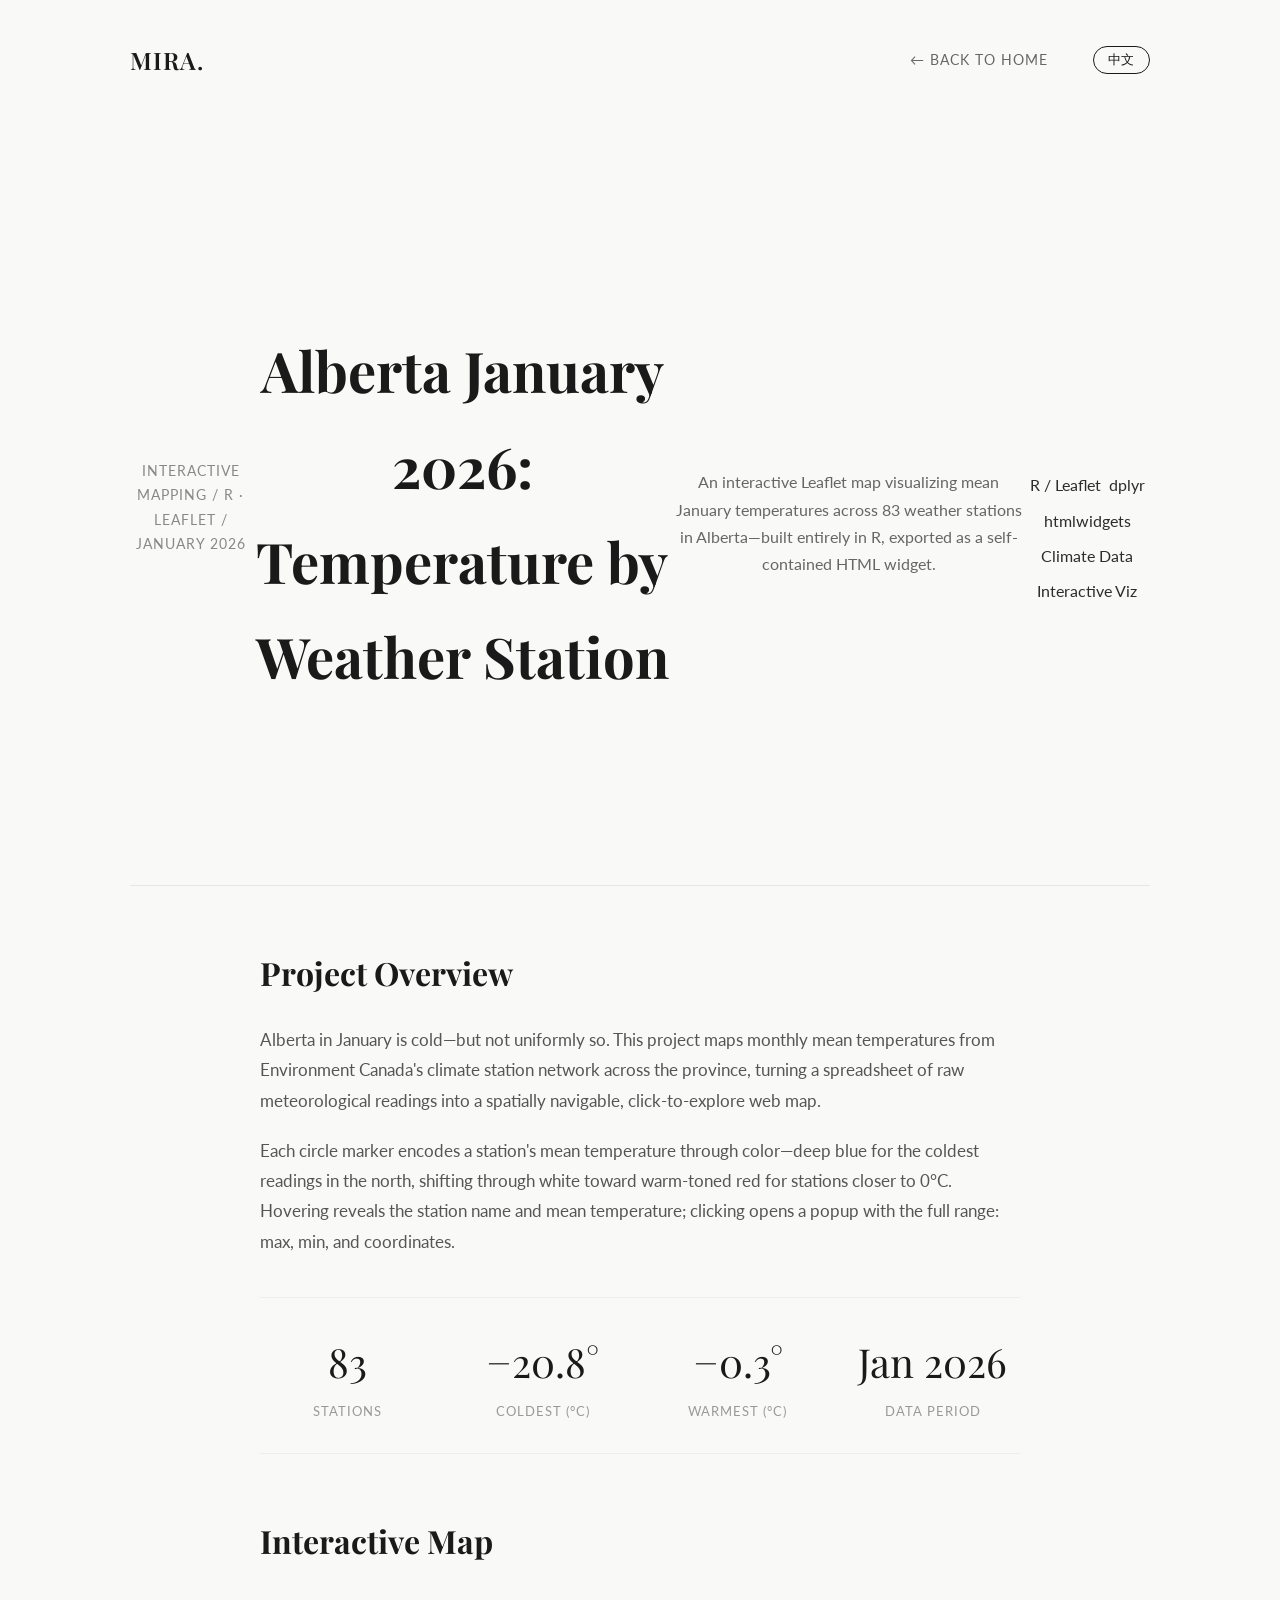
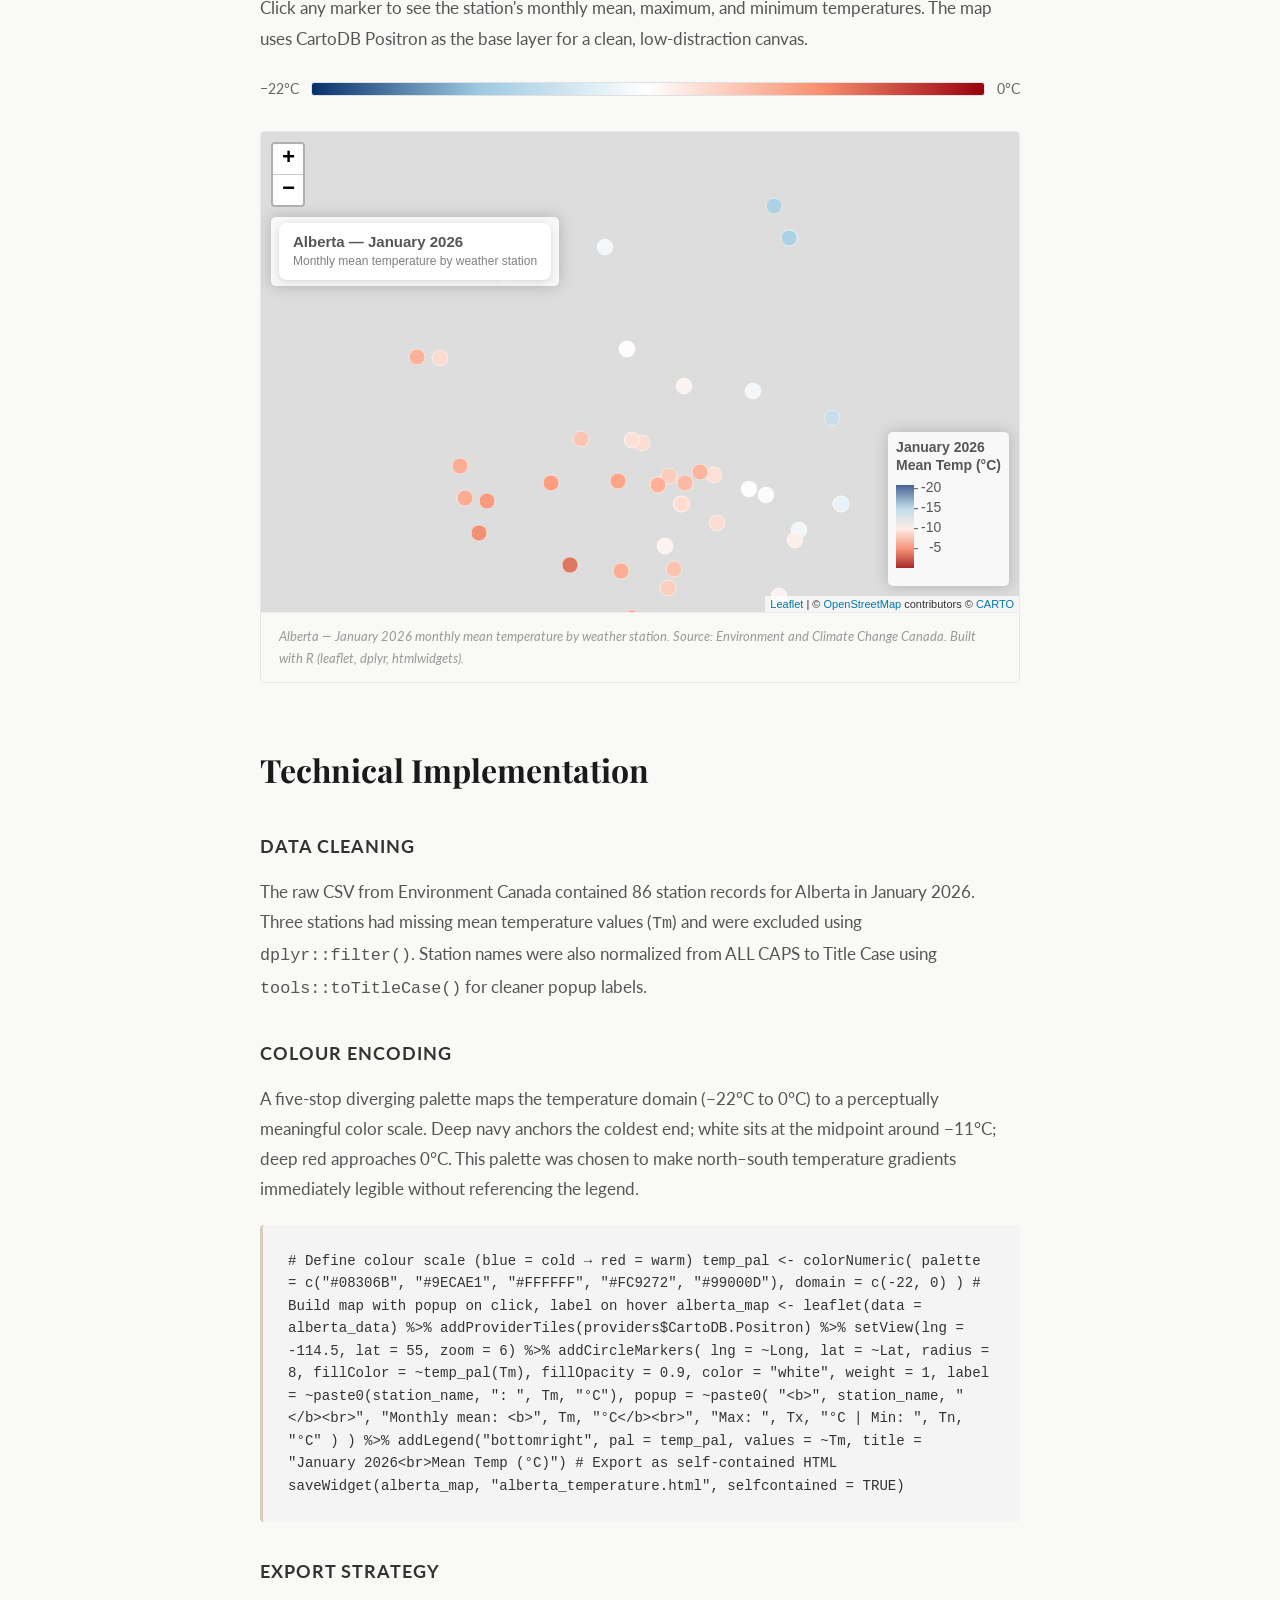
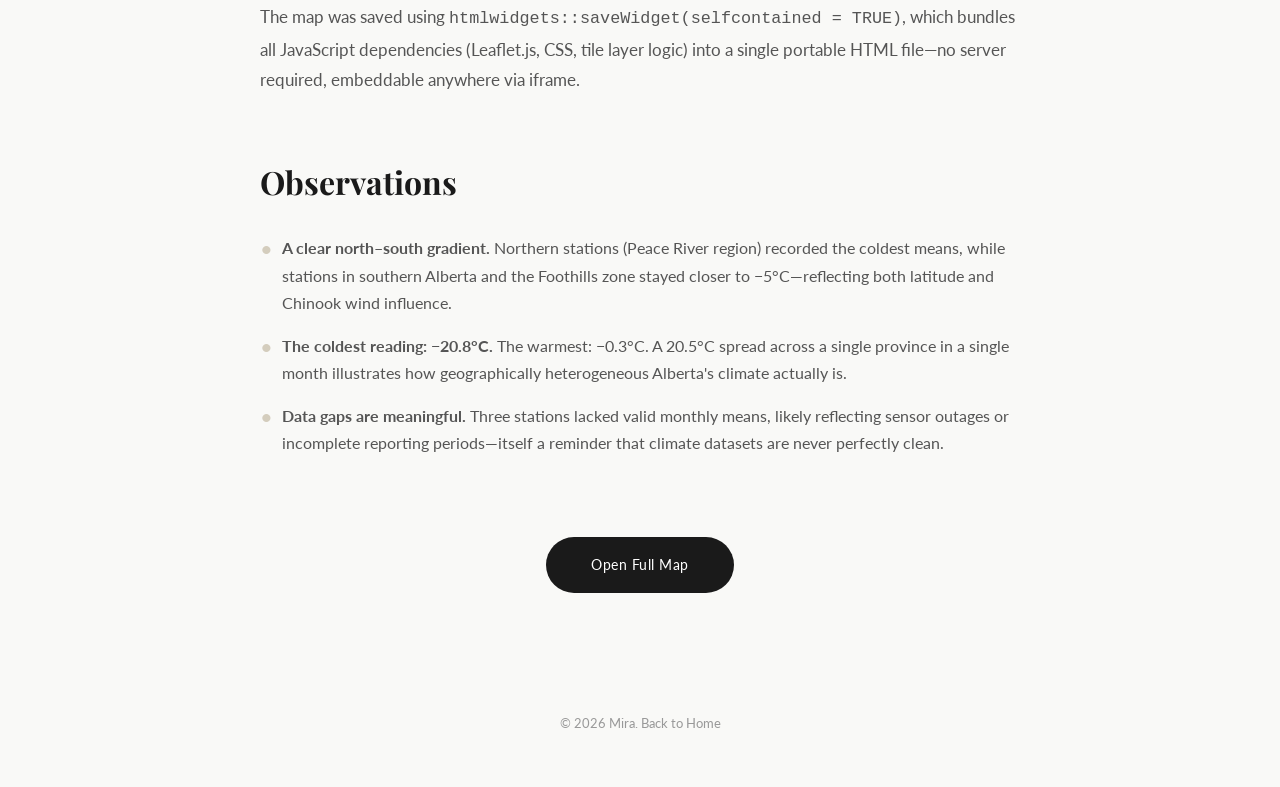
<file: project-alberta-map.html>
<!DOCTYPE html>
<html lang="en">
<head>
    <meta charset="UTF-8">
    <meta name="viewport" content="width=device-width, initial-scale=1.0">
    <title>Alberta Temperature Map | Mira</title>

    <link rel="preconnect" href="https://fonts.googleapis.com">
    <link rel="preconnect" href="https://fonts.gstatic.com" crossorigin>
    <link href="https://fonts.googleapis.com/css2?family=Lato:wght@300;400;700&family=Playfair+Display:ital,wght@0,400;0,600;1,400&display=swap" rel="stylesheet">
    <link rel="stylesheet" href="css/style.css">

    <style>
        .article-header { padding: 100px 0 60px; text-align: center; border-bottom: 1px solid #e6e6e6; }
        .article-title  { font-size: 3.5rem; font-family: var(--font-serif); margin-bottom: 20px; color: #1a1a1a; }
        .article-meta   { color: #888; font-size: 0.9rem; letter-spacing: 1px; text-transform: uppercase; margin-bottom: 30px; }

        .article-content  { max-width: 800px; margin: 0 auto; padding: 60px 20px; }
        .article-section  { margin-bottom: 60px; }
        .article-section h2 { font-family: var(--font-serif); font-size: 2rem; margin-bottom: 25px; color: #1a1a1a; }
        .article-section h3 { font-family: var(--font-sans); font-size: 1.1rem; font-weight: 700; margin: 35px 0 15px; color: #333; text-transform: uppercase; letter-spacing: 1px; }
        .article-section p  { margin-bottom: 20px; color: #555; font-size: 1.05rem; line-height: 1.8; }

        /* 数据统计格 */
        .stats-grid  { display: grid; grid-template-columns: repeat(4, 1fr); gap: 20px; margin: 40px 0; border-top: 1px solid #eee; border-bottom: 1px solid #eee; padding: 30px 0; }
        .stat-item   { text-align: center; }
        .stat-number { font-family: var(--font-serif); font-size: 2.5rem; color: #1a1a1a; display: block; }
        .stat-label  { font-size: 0.8rem; color: #999; text-transform: uppercase; letter-spacing: 1px; }

        /* 代码块 */
        .code-block { background: #f4f4f4; padding: 25px; border-radius: 4px; font-family: 'Courier New', monospace; font-size: 0.88rem; overflow-x: auto; color: #333; border-left: 3px solid #d4cdbd; margin: 20px 0; line-height: 1.6; }

        /* 发现列表 */
        .findings-list { list-style: none; padding: 0; }
        .findings-list li { margin-bottom: 16px; position: relative; padding-left: 22px; color: #555; line-height: 1.7; }
        .findings-list li::before { content: "•"; color: #d4cdbd; font-size: 1.4rem; position: absolute; left: 0; top: -4px; }

        /* 地图嵌入容器 */
        .map-embed-wrapper {
            margin: 30px 0;
            border: 1px solid #e8e8e8;
            border-radius: 4px;
            overflow: hidden;
        }
        .map-embed-wrapper iframe {
            width: 100%;
            height: 480px;
            border: none;
            display: block;
        }
        .map-caption {
            padding: 12px 18px;
            font-size: 0.82rem;
            color: #999;
            border-top: 1px solid #eee;
            font-style: italic;
        }

        /* 温度色阶图例 */
        .temp-legend {
            display: flex;
            align-items: center;
            gap: 12px;
            margin: 24px 0;
            font-size: 0.85rem;
            color: #666;
        }
        .temp-legend-bar {
            flex: 1;
            height: 14px;
            border-radius: 3px;
            background: linear-gradient(to right, #08306B, #9ECAE1, #FFFFFF, #FC9272, #99000D);
            border: 1px solid #e0e0e0;
        }
        .temp-legend span { white-space: nowrap; }

        /* 语言切换 */
        .lang-toggle { background: none; border: 1px solid #1a1a1a; border-radius: 20px; padding: 4px 14px; font-family: 'Lato', sans-serif; font-size: 0.8rem; letter-spacing: 0.05em; cursor: pointer; color: #1a1a1a; transition: all 0.2s ease; margin-left: 20px; white-space: nowrap; }
        .lang-toggle:hover { background: #1a1a1a; color: #fff; }
        nav .menu { display: flex; align-items: center; }

        @media (max-width: 768px) {
            .article-title { font-size: 2.4rem; }
            .stats-grid { grid-template-columns: 1fr 1fr; gap: 28px; }
            .map-embed-wrapper iframe { height: 340px; }
        }
    </style>
</head>
<body>
<div class="container">

    <!-- 导航 -->
    <nav>
        <div class="logo"><a href="index.html">MIRA.</a></div>
        <div class="menu">
            <a href="index.html" data-en="← Back to Home" data-zh="← 返回主页">← Back to Home</a>
            <button class="lang-toggle" id="langToggle" aria-label="Switch language">中文</button>
        </div>
    </nav>

    <!-- 头部 -->
    <header class="article-header">
        <div class="article-meta"
             data-en="Interactive Mapping / R · Leaflet / January 2026"
             data-zh="交互式地图 / R · Leaflet / 2026年1月">
            Interactive Mapping / R · Leaflet / January 2026
        </div>
        <h1 class="article-title"
            data-en="Alberta January 2026: Temperature by Weather Station"
            data-zh="阿尔伯塔省 2026年1月气温分布图">
            Alberta January 2026: Temperature by Weather Station
        </h1>
        <p style="max-width: 620px; margin: 0 auto; color: #666;"
           data-en="An interactive Leaflet map visualizing mean January temperatures across 83 weather stations in Alberta—built entirely in R, exported as a self-contained HTML widget."
           data-zh="一张交互式 Leaflet 地图，可视化阿尔伯塔省 83 个气象站的 2026年1月平均气温——完全用 R 构建，导出为独立 HTML 组件。">
            An interactive Leaflet map visualizing mean January temperatures across 83 weather stations in Alberta—built entirely in R, exported as a self-contained HTML widget.
        </p>
        <div class="skills-bar" style="border:none; margin-top: 30px; justify-content: center; display: flex; flex-wrap: wrap; gap: 8px;">
            <span class="skill-item">R / Leaflet</span>
            <span class="skill-item">dplyr</span>
            <span class="skill-item">htmlwidgets</span>
            <span class="skill-item" data-en="Climate Data" data-zh="气候数据">Climate Data</span>
            <span class="skill-item" data-en="Interactive Viz" data-zh="交互可视化">Interactive Viz</span>
        </div>
    </header>

    <!-- 正文 -->
    <article class="article-content">

        <!-- 1. 概览 -->
        <div class="article-section">
            <h2 data-en="Project Overview" data-zh="项目概览">Project Overview</h2>
            <p data-en="Alberta in January is cold—but not uniformly so. This project maps monthly mean temperatures from Environment Canada's climate station network across the province, turning a spreadsheet of raw meteorological readings into a spatially navigable, click-to-explore web map."
               data-zh="阿尔伯塔省的一月很冷——但并非处处一致。本项目将加拿大环境部气候站网络的月平均气温数据绘制成地图，将一份原始气象读数表转化为可在空间上自由导航、点击探索的网页地图。">
                Alberta in January is cold—but not uniformly so. This project maps monthly mean temperatures from Environment Canada's climate station network across the province, turning a spreadsheet of raw meteorological readings into a spatially navigable, click-to-explore web map.
            </p>
            <p data-en="Each circle marker encodes a station's mean temperature through color—deep blue for the coldest readings in the north, shifting through white toward warm-toned red for stations closer to 0°C. Hovering reveals the station name and mean temperature; clicking opens a popup with the full range: max, min, and coordinates."
               data-zh="每个圆形标记通过颜色编码该气象站的月平均气温——北部最寒冷的站点呈深蓝色，随温度升高逐渐过渡为白色，再到接近0°C的站点呈暖红色。悬停显示站点名称与平均气温；点击弹窗展示完整数据：最高温、最低温与坐标。">
                Each circle marker encodes a station's mean temperature through color—deep blue for the coldest readings in the north, shifting through white toward warm-toned red for stations closer to 0°C. Hovering reveals the station name and mean temperature; clicking opens a popup with the full range: max, min, and coordinates.
            </p>

            <div class="stats-grid">
                <div class="stat-item">
                    <span class="stat-number">83</span>
                    <span class="stat-label" data-en="Stations" data-zh="气象站">Stations</span>
                </div>
                <div class="stat-item">
                    <span class="stat-number">−20.8°</span>
                    <span class="stat-label" data-en="Coldest (°C)" data-zh="最低均温">Coldest (°C)</span>
                </div>
                <div class="stat-item">
                    <span class="stat-number">−0.3°</span>
                    <span class="stat-label" data-en="Warmest (°C)" data-zh="最高均温">Warmest (°C)</span>
                </div>
                <div class="stat-item">
                    <span class="stat-number">Jan 2026</span>
                    <span class="stat-label" data-en="Data Period" data-zh="数据时段">Data Period</span>
                </div>
            </div>
        </div>

        <!-- 2. 嵌入地图 -->
        <div class="article-section">
            <h2 data-en="Interactive Map" data-zh="交互式地图">Interactive Map</h2>
            <p data-en="Click any marker to see the station's monthly mean, maximum, and minimum temperatures. The map uses CartoDB Positron as the base layer for a clean, low-distraction canvas."
               data-zh="点击任意标记，查看该气象站的月平均气温、最高温与最低温。底图采用 CartoDB Positron，保持简洁、低干扰的视觉风格。">
                Click any marker to see the station's monthly mean, maximum, and minimum temperatures. The map uses CartoDB Positron as a clean, low-distraction canvas.
            </p>

            <!-- 色阶图例 -->
            <div class="temp-legend">
                <span>−22°C</span>
                <div class="temp-legend-bar"></div>
                <span>0°C</span>
            </div>

            <!-- 嵌入地图 iframe -->
            <div class="map-embed-wrapper">
                <iframe
                    src="alberta_temperature.html"
                    title="Alberta January 2026 Temperature Map"
                    loading="lazy"
                    allowfullscreen>
                </iframe>
                <div class="map-caption"
                     data-en="Alberta — January 2026 monthly mean temperature by weather station. Source: Environment and Climate Change Canada. Built with R (leaflet, dplyr, htmlwidgets)."
                     data-zh="阿尔伯塔省 — 2026年1月各气象站月平均气温。数据来源：加拿大环境与气候变化部。使用 R（leaflet、dplyr、htmlwidgets）构建。">
                    Alberta — January 2026 monthly mean temperature by weather station. Source: Environment and Climate Change Canada. Built with R (leaflet, dplyr, htmlwidgets).
                </div>
            </div>
        </div>

        <!-- 3. 技术实现 -->
        <div class="article-section">
            <h2 data-en="Technical Implementation" data-zh="技术实现">Technical Implementation</h2>

            <h3 data-en="Data Cleaning" data-zh="数据清洗">Data Cleaning</h3>
            <p data-en="The raw CSV from Environment Canada contained 86 station records for Alberta in January 2026. Three stations had missing mean temperature values (<code>Tm</code>) and were excluded using <code>dplyr::filter()</code>. Station names were also normalized from ALL CAPS to Title Case using <code>tools::toTitleCase()</code> for cleaner popup labels."
               data-zh="加拿大环境部提供的原始 CSV 包含 86 条阿尔伯塔省气象站记录。其中 3 个站点缺少月平均气温（<code>Tm</code>）数据，使用 <code>dplyr::filter()</code> 排除。站点名称也从全大写通过 <code>tools::toTitleCase()</code> 规范化为首字母大写，以优化弹窗标签的可读性。">
                The raw CSV contained 86 station records. Three stations had missing mean temperature values (<code>Tm</code>) and were excluded using <code>dplyr::filter()</code>. Station names were normalized from ALL CAPS to Title Case using <code>tools::toTitleCase()</code> for cleaner popup labels.
            </p>

            <h3 data-en="Colour Encoding" data-zh="颜色编码">Colour Encoding</h3>
            <p data-en="A five-stop diverging palette maps the temperature domain (−22°C to 0°C) to a perceptually meaningful color scale. Deep navy anchors the coldest end; white sits at the midpoint around −11°C; deep red approaches 0°C. This palette was chosen to make north–south temperature gradients immediately legible without referencing the legend."
               data-zh="五色发散色阶将温度范围（−22°C 至 0°C）映射为感知清晰的颜色编码。深海军蓝锚定最冷端；白色位于约 −11°C 的中间点；深红色趋近 0°C。这一色阶的选择使南北温度梯度无需对照图例即可直接读取。">
                A five-stop diverging palette maps the temperature domain (−22°C to 0°C). Deep navy anchors the coldest end; white sits near −11°C; deep red approaches 0°C. This makes the north–south gradient immediately legible without referencing the legend.
            </p>
            <div class="code-block">
# Define colour scale (blue = cold → red = warm)
temp_pal &lt;- colorNumeric(
  palette = c("#08306B", "#9ECAE1", "#FFFFFF", "#FC9272", "#99000D"),
  domain  = c(-22, 0)
)

# Build map with popup on click, label on hover
alberta_map &lt;- leaflet(data = alberta_data) %&gt;%
  addProviderTiles(providers$CartoDB.Positron) %&gt;%
  setView(lng = -114.5, lat = 55, zoom = 6) %&gt;%
  addCircleMarkers(
    lng         = ~Long,
    lat         = ~Lat,
    radius      = 8,
    fillColor   = ~temp_pal(Tm),
    fillOpacity = 0.9,
    color       = "white", weight = 1,
    label       = ~paste0(station_name, ": ", Tm, "°C"),
    popup       = ~paste0(
      "&lt;b&gt;", station_name, "&lt;/b&gt;&lt;br&gt;",
      "Monthly mean: &lt;b&gt;", Tm, "°C&lt;/b&gt;&lt;br&gt;",
      "Max: ", Tx, "°C  |  Min: ", Tn, "°C"
    )
  ) %&gt;%
  addLegend("bottomright", pal = temp_pal, values = ~Tm,
            title = "January 2026&lt;br&gt;Mean Temp (°C)")

# Export as self-contained HTML
saveWidget(alberta_map, "alberta_temperature.html", selfcontained = TRUE)
            </div>

            <h3 data-en="Export Strategy" data-zh="导出策略">Export Strategy</h3>
            <p data-en="The map was saved using <code>htmlwidgets::saveWidget(selfcontained = TRUE)</code>, which bundles all JavaScript dependencies (Leaflet.js, CSS, tile layer logic) into a single portable HTML file—no server required, embeddable anywhere via iframe."
               data-zh="地图通过 <code>htmlwidgets::saveWidget(selfcontained = TRUE)</code> 导出，将所有 JavaScript 依赖（Leaflet.js、CSS、瓦片层逻辑）打包为单一可移植 HTML 文件——无需服务器，可通过 iframe 嵌入任何页面。">
                The map was saved using <code>htmlwidgets::saveWidget(selfcontained = TRUE)</code>, which bundles all JavaScript dependencies into a single portable HTML file—no server required, embeddable anywhere via iframe.
            </p>
        </div>

        <!-- 4. 关键发现 -->
        <div class="article-section">
            <h2 data-en="Observations" data-zh="数据观察">Observations</h2>
            <ul class="findings-list">
                <li data-en="<strong>A clear north–south gradient.</strong> Northern stations (Peace River region) recorded the coldest means, while stations in southern Alberta and the Foothills zone stayed closer to −5°C—reflecting both latitude and Chinook wind influence."
                    data-zh="<strong>明显的南北温度梯度。</strong>北部气象站（Peace River 地区）记录了最低的月平均气温，而南部阿尔伯塔与山麓地带的站点气温接近 −5°C——同时反映了纬度差异与钦诺克风的影响。">
                    <strong>A clear north–south gradient.</strong> Northern stations (Peace River region) recorded the coldest means, while stations in southern Alberta and the Foothills zone stayed closer to −5°C—reflecting both latitude and Chinook wind influence.
                </li>
                <li data-en="<strong>The coldest reading: −20.8°C.</strong> The warmest: −0.3°C. A 20.5°C spread across a single province in a single month illustrates how geographically heterogeneous Alberta's climate actually is."
                    data-zh="<strong>最低均温：−20.8°C；最高均温：−0.3°C。</strong>同一省份、同一个月内高达 20.5°C 的温差，直观展示了阿尔伯塔气候在地理上的高度异质性。">
                    <strong>The coldest reading: −20.8°C. The warmest: −0.3°C.</strong> A 20.5°C spread across a single province in a single month illustrates how geographically heterogeneous Alberta's climate actually is.
                </li>
                <li data-en="<strong>Data gaps are meaningful.</strong> Three stations lacked valid monthly means, likely reflecting sensor outages or incomplete reporting periods—itself a reminder that climate datasets are never perfectly clean."
                    data-zh="<strong>数据缺口本身也有意义。</strong>3 个站点缺少有效月均值，可能反映了传感器中断或报告周期不完整——这也提醒我们，气候数据集从来都不是完美整洁的。">
                    <strong>Data gaps are meaningful.</strong> Three stations lacked valid monthly means, likely reflecting sensor outages or incomplete reporting periods—a reminder that climate datasets are never perfectly clean.
                </li>
            </ul>
        </div>

        <!-- 底部按钮 -->
        <div style="text-align: center; margin-top: 80px; display: flex; gap: 20px; justify-content: center; flex-wrap: wrap;">
            <a href="alberta_temperature.html" class="download-btn" target="_blank"
               data-en="Open Full Map" data-zh="打开完整地图">Open Full Map</a>
            
        </div>

    </article>

    <footer>
        <p>&copy; 2026 Mira. <a href="index.html" data-en="Back to Home" data-zh="返回主页">Back to Home</a></p>
    </footer>
</div>

<script src="js/script.js"></script>
<script>
(function () {
    const btn = document.getElementById('langToggle');
    const STORAGE_KEY = 'mira_lang';
    let currentLang = localStorage.getItem(STORAGE_KEY) || 'en';

    function applyLang(lang) {
        currentLang = lang;
        document.documentElement.lang = lang === 'zh' ? 'zh-CN' : 'en';
        localStorage.setItem(STORAGE_KEY, lang);
        btn.textContent = lang === 'zh' ? 'EN' : '中文';
        document.querySelectorAll('[data-en],[data-zh]').forEach(el => {
            const text = el.getAttribute('data-' + lang);
            if (text !== null) el.innerHTML = text;
        });
    }

    applyLang(currentLang);
    btn.addEventListener('click', () => applyLang(currentLang === 'en' ? 'zh' : 'en'));
})();
</script>
</body>
</html>
</file>
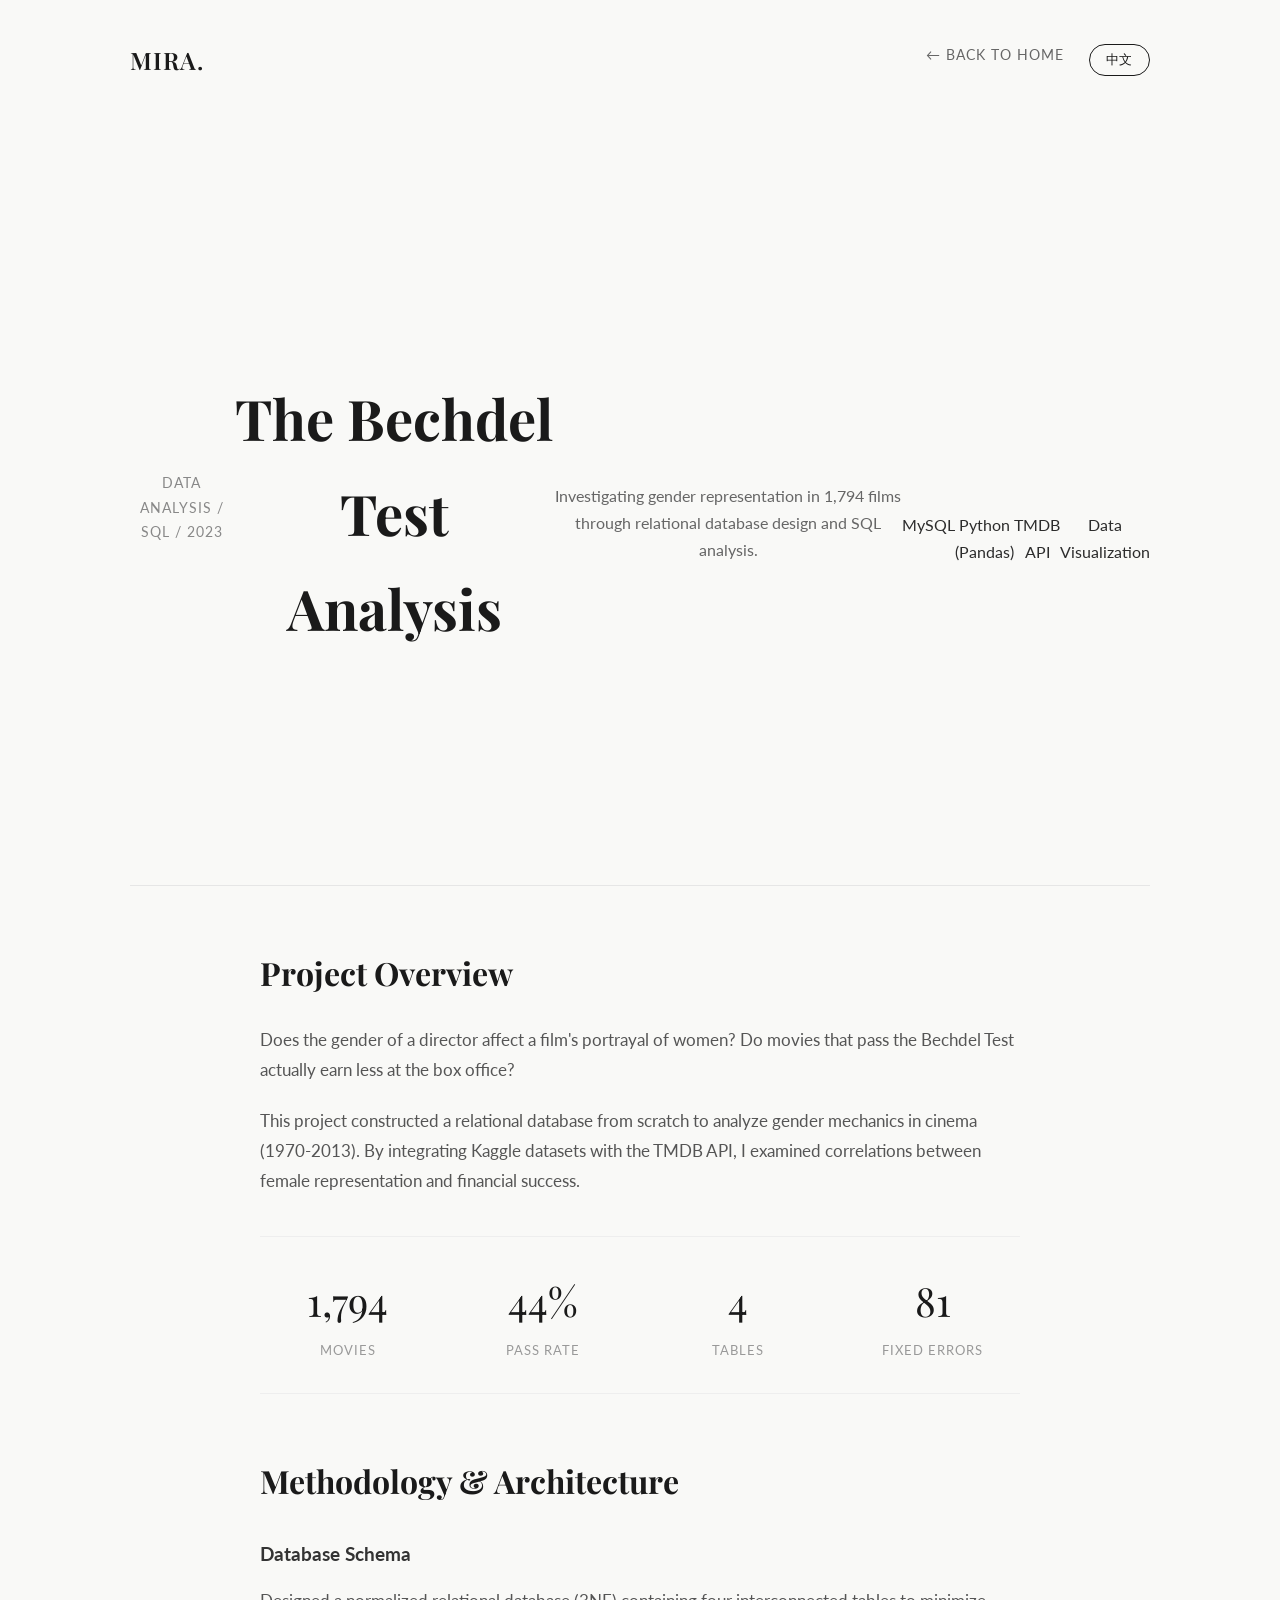
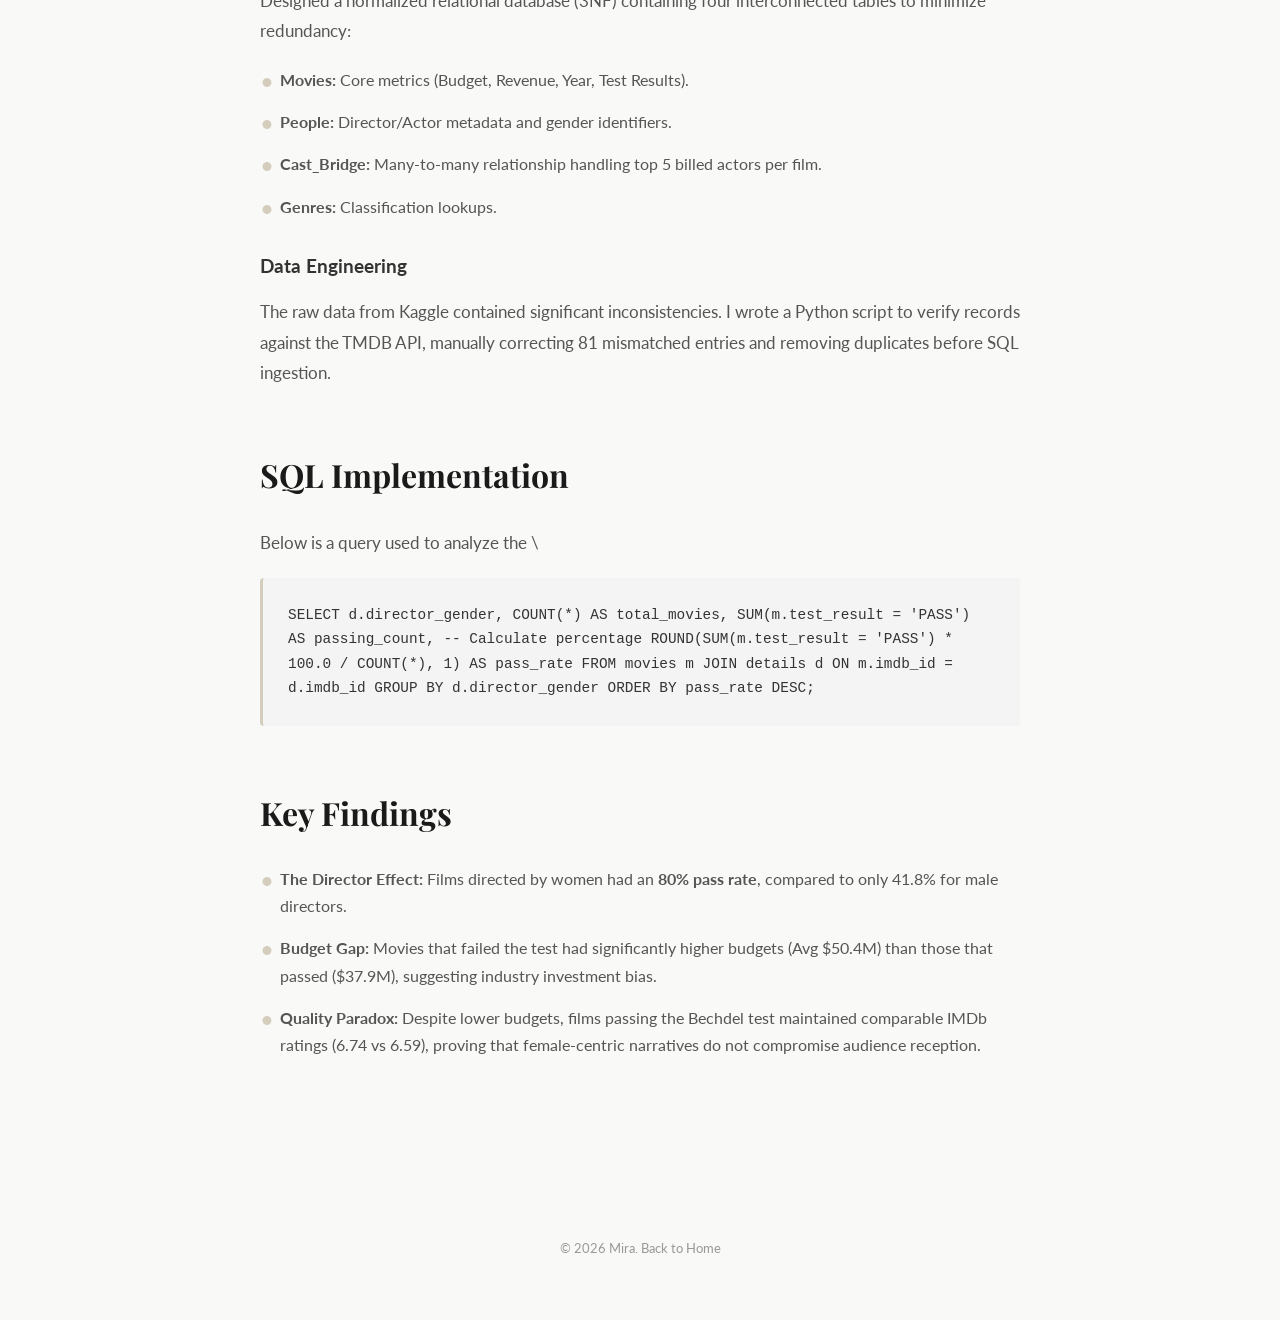
<file: project-bechdel.html>
<!DOCTYPE html>
<html lang="en">
<head>
    <meta charset="UTF-8">
    <meta name="viewport" content="width=device-width, initial-scale=1.0">
    <title>Bechdel Test Analysis | Mira</title>
    
    <!-- 字体 & CSS -->
    <link rel="preconnect" href="https://fonts.googleapis.com">
    <link rel="preconnect" href="https://fonts.gstatic.com" crossorigin>
    <link href="https://fonts.googleapis.com/css2?family=Lato:wght@300;400;700&family=Playfair+Display:ital,wght@0,400;0,600;1,400&display=swap" rel="stylesheet">
    <link rel="stylesheet" href="css/style.css">
    
    <!-- 针对文章页的少量内联样式 -->
    <style>
        .article-header { padding: 100px 0 60px; text-align: center; border-bottom: 1px solid #e6e6e6; }
        .article-title { font-size: 3.5rem; font-family: var(--font-serif); margin-bottom: 20px; color: #1a1a1a; }
        .article-meta { color: #888; font-size: 0.9rem; letter-spacing: 1px; text-transform: uppercase; margin-bottom: 30px; }
        
        .article-content { max-width: 800px; margin: 0 auto; padding: 60px 20px; }
        .article-section { margin-bottom: 60px; }
        
        .article-section h2 { font-family: var(--font-serif); font-size: 2rem; margin-bottom: 25px; color: #1a1a1a; }
        .article-section h3 { font-family: var(--font-sans); font-size: 1.2rem; font-weight: 700; margin: 30px 0 15px; color: #333; }
        .article-section p { margin-bottom: 20px; color: #555; font-size: 1.05rem; line-height: 1.8; }
        
        /* 数据高亮卡片 - 极简风 */
        .stats-grid { display: grid; grid-template-columns: repeat(4, 1fr); gap: 20px; margin: 40px 0; border-top: 1px solid #eee; border-bottom: 1px solid #eee; padding: 30px 0; }
        .stat-item { text-align: center; }
        .stat-number { font-family: var(--font-serif); font-size: 2.5rem; color: #1a1a1a; display: block; }
        .stat-label { font-size: 0.8rem; color: #999; text-transform: uppercase; letter-spacing: 1px; }

        /* 代码块样式 */
        .code-block { background: #f4f4f4; padding: 25px; border-radius: 4px; font-family: 'Courier New', monospace; font-size: 0.9rem; overflow-x: auto; color: #333; border-left: 3px solid #d4cdbd; }
        
        /* 发现列表 */
        .findings-list li { margin-bottom: 15px; position: relative; padding-left: 20px; color: #555; }
        .findings-list li::before { content: "•"; color: #d4cdbd; font-size: 1.5rem; position: absolute; left: 0; top: -5px; }
        
        @media (max-width: 768px) {
            .article-title { font-size: 2.5rem; }
            .stats-grid { grid-template-columns: 1fr 1fr; gap: 30px; }
        }
    </style>
</head>
<body>

    <div class="container">
        <!-- 简化的导航，方便返回 -->
        <nav>
            <div class="logo"><a href="index.html">MIRA.</a></div>
            <div class="menu">
                <a href="index.html" data-en="← Back to Home" data-zh="← 返回主页">← Back to Home</a>
                <button class="lang-toggle" id="langToggle" aria-label="Switch language">中文</button>
            </div>
        </nav>

        <!-- 文章头部 -->
        <header class="article-header">
            <div class="article-meta" data-en="Data Analysis / SQL / 2023" data-zh="数据分析 / SQL / 2023">Data Analysis / SQL / 2023</div>
            <h1 class="article-title" data-en="The Bechdel Test Analysis" data-zh="贝克德尔测试分析">The Bechdel Test Analysis</h1>
            <p style="max-width: 600px; margin: 0 auto; color: #666;"
               data-en="Investigating gender representation in 1,794 films through relational database design and SQL analysis."
               data-zh="通过关系数据库设计和 SQL 分析，调查 1,794 部电影中的性别表现。">
                Investigating gender representation in 1,794 films through relational database design and SQL analysis.
            </p>
            
            <!-- 技能标签 -->
            <div class="skills-bar" style="border:none; margin-top: 30px; justify-content: center; display: flex;">
                <span class="skill-item" data-en="MySQL" data-zh="MySQL">MySQL</span>
                <span class="skill-item" data-en="Python (Pandas)" data-zh="Python（Pandas）">Python (Pandas)</span>
                <span class="skill-item" data-en="TMDB API" data-zh="TMDB API">TMDB API</span>
                <span class="skill-item" data-en="Data Visualization" data-zh="数据可视化">Data Visualization</span>
            </div>
        </header>

        <!-- 文章内容 -->
        <article class="article-content">
            
            <!-- 1. 概览与数据 -->
            <div class="article-section">
                <h2 data-en="Project Overview" data-zh="项目概览">Project Overview</h2>
                <p data-en="Does the gender of a director affect a film's portrayal of women? Do movies that pass the Bechdel Test actually earn less at the box office?"
                   data-zh="导演性别是否会影响电影对女性的呈现？通过贝克德尔测试的电影真的在票房上表现更差吗？">Does the gender of a director affect a film's portrayal of women? Do movies that pass the Bechdel Test actually earn less at the box office?</p>
                <p data-en="This project constructed a relational database from scratch to analyze gender mechanics in cinema (1970-2013). By integrating Kaggle datasets with the TMDB API, I examined correlations between female representation and financial success."
                   data-zh="该项目从头构建关系型数据库，分析电影（1970-2013）中的性别机制。通过整合 Kaggle 数据集与 TMDB API，我考察了女性呈现与票房表现之间的相关性。">This project constructed a relational database from scratch to analyze gender mechanics in cinema (1970-2013). By integrating Kaggle datasets with the TMDB API, I examined correlations between female representation and financial success.</p>
                
                <div class="stats-grid">
                    <div class="stat-item">
                        <span class="stat-number">1,794</span>
                        <span class="stat-label" data-en="Movies" data-zh="电影">Movies</span>
                    </div>
                    <div class="stat-item">
                        <span class="stat-number">44%</span>
                        <span class="stat-label" data-en="Pass Rate" data-zh="通过率">Pass Rate</span>
                    </div>
                    <div class="stat-item">
                        <span class="stat-number">4</span>
                        <span class="stat-label" data-en="Tables" data-zh="数据表">Tables</span>
                    </div>
                    <div class="stat-item">
                        <span class="stat-number">81</span>
                        <span class="stat-label" data-en="Fixed Errors" data-zh="修复错误">Fixed Errors</span>
                    </div>
                </div>
            </div>

            <!-- 2. 技术实现 -->
            <div class="article-section">
                <h2 data-en="Methodology & Architecture" data-zh="方法论与架构">Methodology & Architecture</h2>
                <h3 data-en="Database Schema" data-zh="数据库模式">Database Schema</h3>
                <p data-en="Designed a normalized relational database (3NF) containing four interconnected tables to minimize redundancy:"
                   data-zh="设计了一个规范化的关系型数据库（3NF），包含四个相互关联的数据表，以减少冗余：">Designed a normalized relational database (3NF) containing four interconnected tables to minimize redundancy:</p>
                <ul class="findings-list">
                    <li data-en="<strong>Movies:</strong> Core metrics (Budget, Revenue, Year, Test Results)." data-zh="<strong>电影：</strong>核心指标（预算、票房、年份、测试结果）。"><strong>Movies:</strong> Core metrics (Budget, Revenue, Year, Test Results).</li>
                    <li data-en="<strong>People:</strong> Director/Actor metadata and gender identifiers." data-zh="<strong>人员：</strong>导演/演员元数据与性别标识。"> <strong>People:</strong> Director/Actor metadata and gender identifiers.</li>
                    <li data-en="<strong>Cast_Bridge:</strong> Many-to-many relationship handling top 5 billed actors per film." data-zh="<strong>Cast_Bridge：</strong>处理每部影片前五名演员的多对多关系。"> <strong>Cast_Bridge:</strong> Many-to-many relationship handling top 5 billed actors per film.</li>
                    <li data-en="<strong>Genres:</strong> Classification lookups." data-zh="<strong>类型：</strong>分类查找。"> <strong>Genres:</strong> Classification lookups.</li>
                </ul>

                <h3 data-en="Data Engineering" data-zh="数据工程">Data Engineering</h3>
                <p data-en="The raw data from Kaggle contained significant inconsistencies. I wrote a Python script to verify records against the TMDB API, manually correcting 81 mismatched entries and removing duplicates before SQL ingestion."
                   data-zh="Kaggle 的原始数据存在大量不一致。我编写 Python 脚本对 TMDB API 记录进行验证，在 SQL 导入前手动修正 81 条错误条目并删除重复项。">The raw data from Kaggle contained significant inconsistencies. I wrote a Python script to verify records against the TMDB API, manually correcting 81 mismatched entries and removing duplicates before SQL ingestion.</p>
            </div>

            <!-- 3. SQL 展示 -->
            <div class="article-section">
                <h2 data-en="SQL Implementation" data-zh="SQL 实现">SQL Implementation</h2>
                <p data-en="Below is a query used to analyze the \"Director Effect\" — verifying if female directors produce more movies that pass the Bechdel test."
                   data-zh="下面是用于分析“导演效应”的查询——验证女性导演是否制作了更多通过贝克德尔测试的电影。">Below is a query used to analyze the "Director Effect" — verifying if female directors produce more movies that pass the Bechdel test.</p>
                <div class="code-block">
SELECT 
    d.director_gender,
    COUNT(*) AS total_movies,
    SUM(m.test_result = 'PASS') AS passing_count,
    -- Calculate percentage
    ROUND(SUM(m.test_result = 'PASS') * 100.0 / COUNT(*), 1) AS pass_rate
FROM movies m
JOIN details d ON m.imdb_id = d.imdb_id
GROUP BY d.director_gender
ORDER BY pass_rate DESC;
                </div>
            </div>

            <!-- 4. 关键发现 -->
            <div class="article-section">
                <h2 data-en="Key Findings" data-zh="关键发现">Key Findings</h2>
                <ul class="findings-list">
                    <li data-en="<strong>The Director Effect:</strong> Films directed by women had an <strong>80% pass rate</strong>, compared to only 41.8% for male directors." data-zh="<strong>导演效应：</strong>女性导演的电影通过率为 <strong>80%</strong>，而男性导演仅为 41.8%。"><strong>The Director Effect:</strong> Films directed by women had an <strong>80% pass rate</strong>, compared to only 41.8% for male directors.</li>
                    <li data-en="<strong>Budget Gap:</strong> Movies that failed the test had significantly higher budgets (Avg $50.4M) than those that passed ($37.9M), suggesting industry investment bias." data-zh="<strong>预算差距：</strong>未通过测试的电影预算显著更高（平均 5040 万美元），而通过电影为 3790 万美元，暗示行业投资偏见。"> <strong>Budget Gap:</strong> Movies that failed the test had significantly higher budgets (Avg $50.4M) than those that passed ($37.9M), suggesting industry investment bias.</li>
                    <li data-en="<strong>Quality Paradox:</strong> Despite lower budgets, films passing the Bechdel test maintained comparable IMDb ratings (6.74 vs 6.59), proving that female-centric narratives do not compromise audience reception." data-zh="<strong>质量悖论：</strong>尽管预算更低，通过贝克德尔测试的电影仍保持了相近的 IMDb 评分（6.74 vs 6.59），说明女性视角叙事并不降低观众接受度。"> <strong>Quality Paradox:</strong> Despite lower budgets, films passing the Bechdel test maintained comparable IMDb ratings (6.74 vs 6.59), proving that female-centric narratives do not compromise audience reception.</li>
                </ul>
            </div>
            
            
        </article>

        <footer>
            <p>&copy; 2026 Mira. <a href="index.html" data-en="Back to Home" data-zh="返回主页">Back to Home</a></p>
        </footer>
    </div>

    <script src="js/script.js"></script>
</body>
</html>
</file>
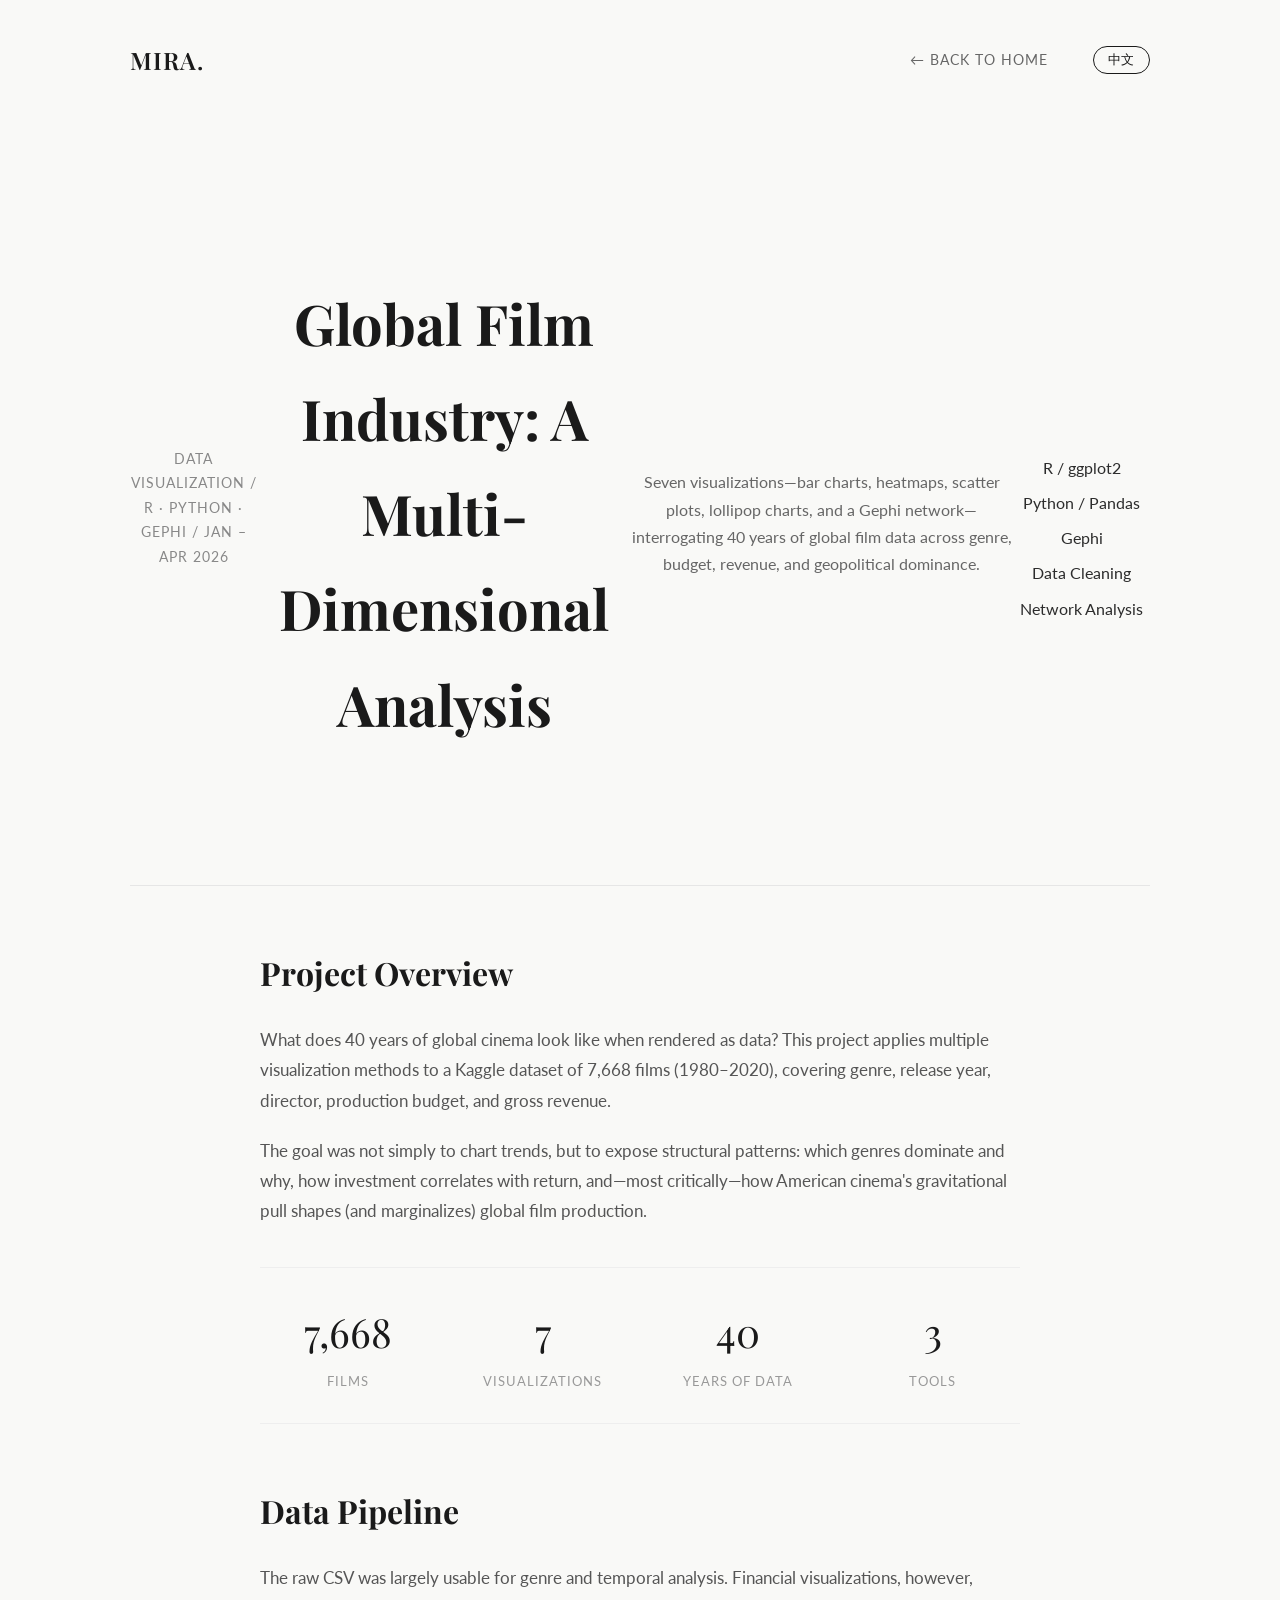
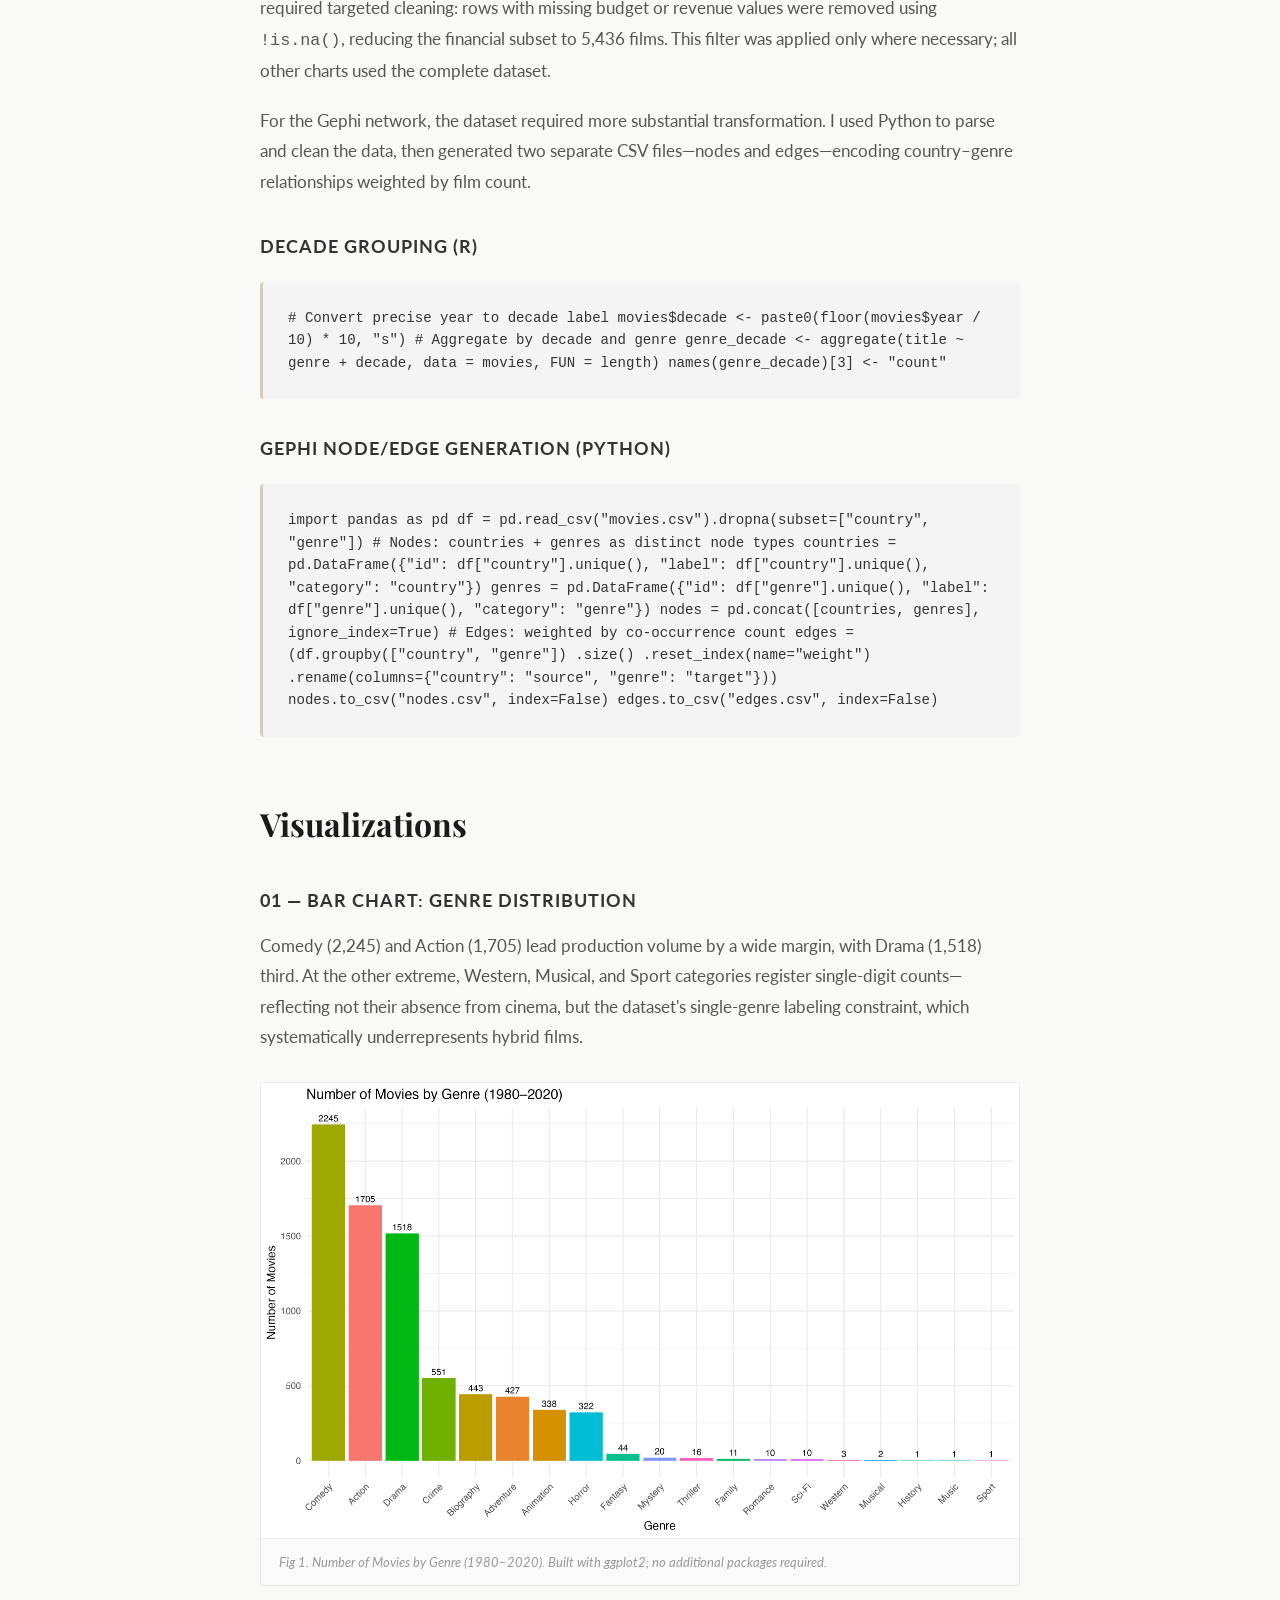
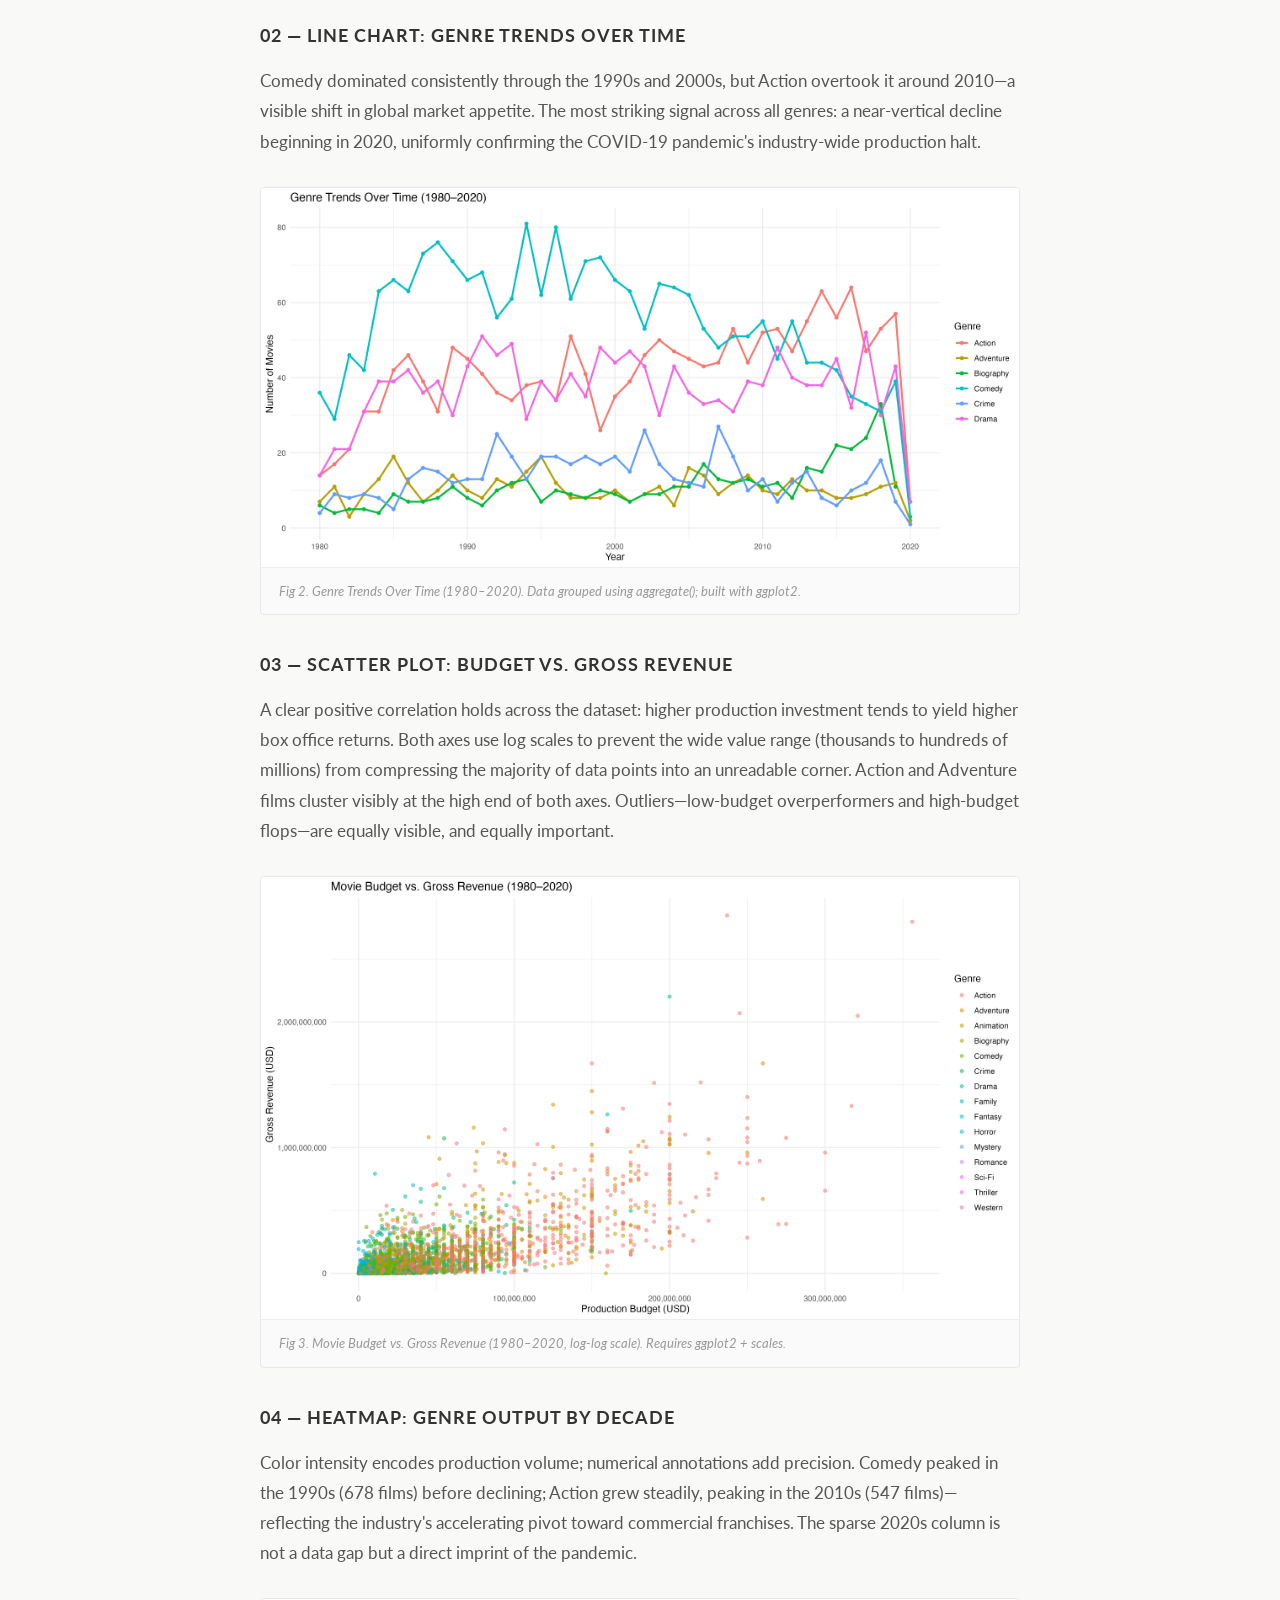
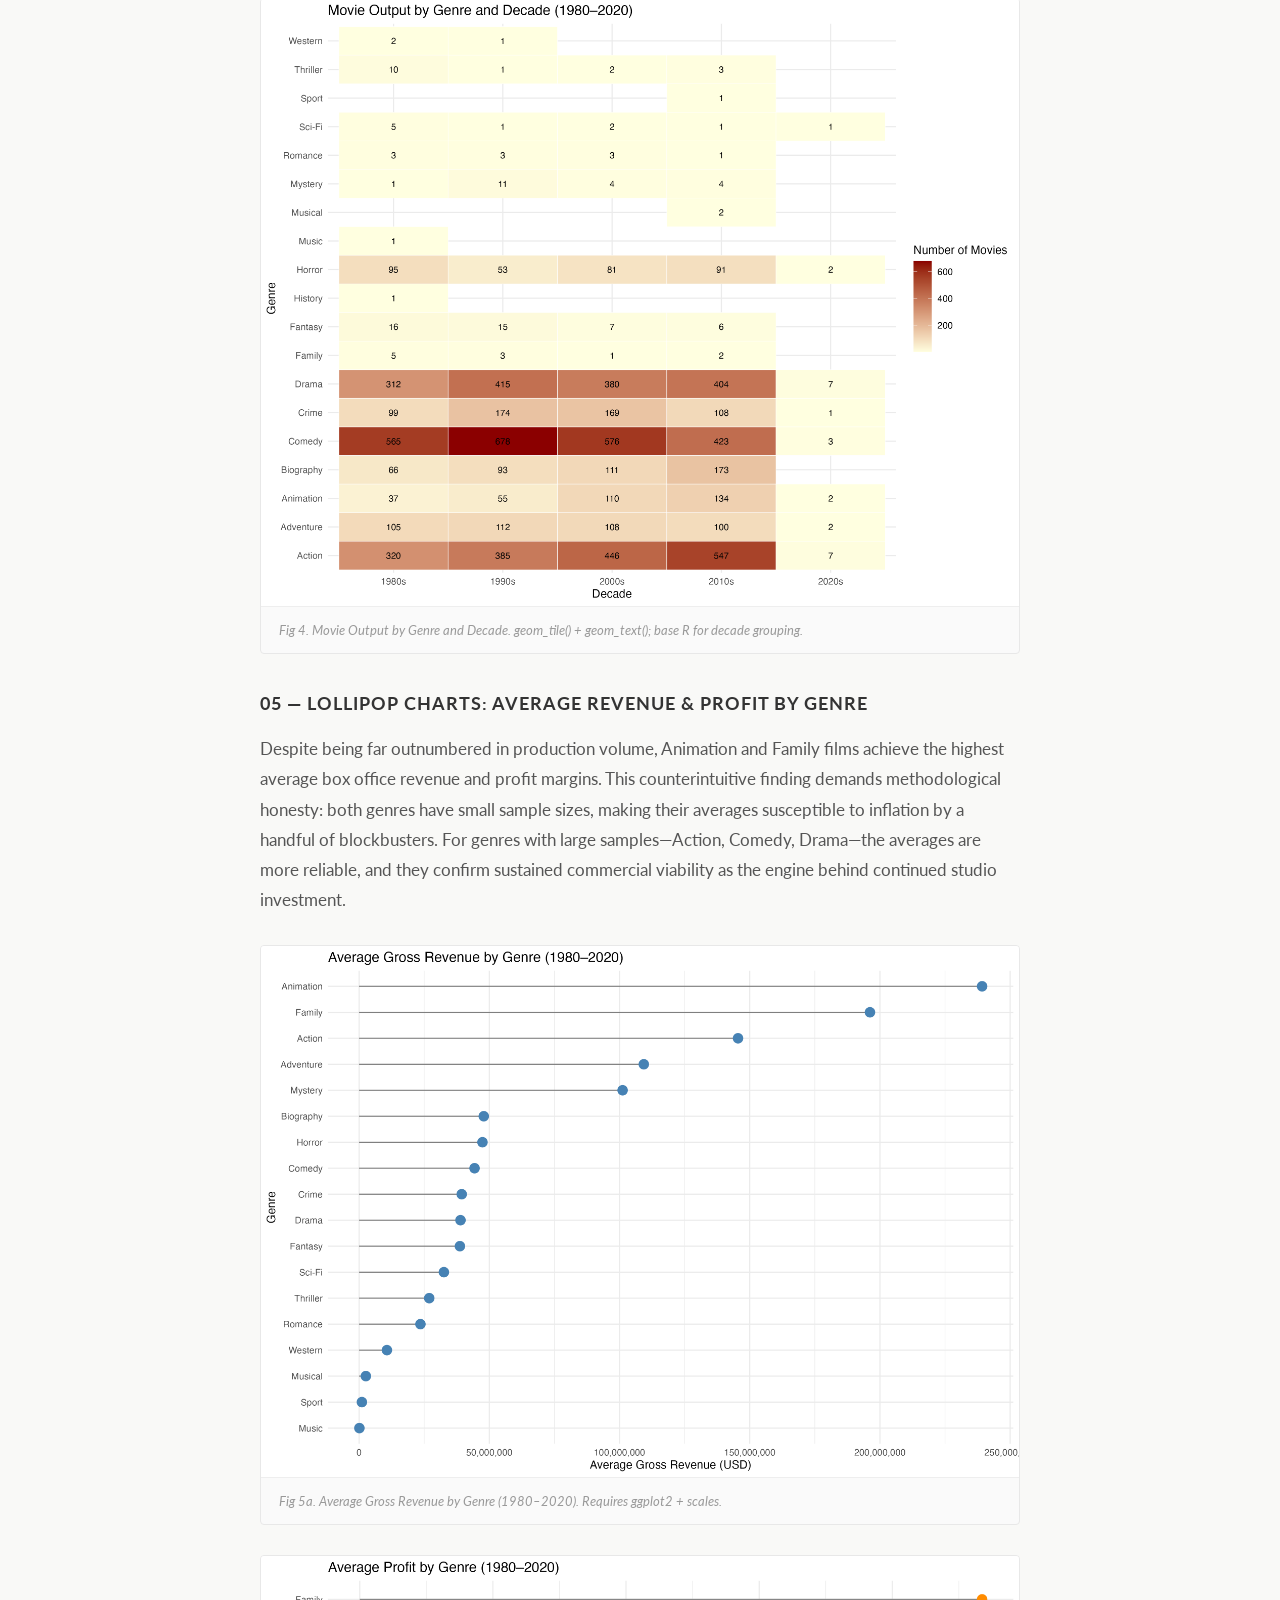
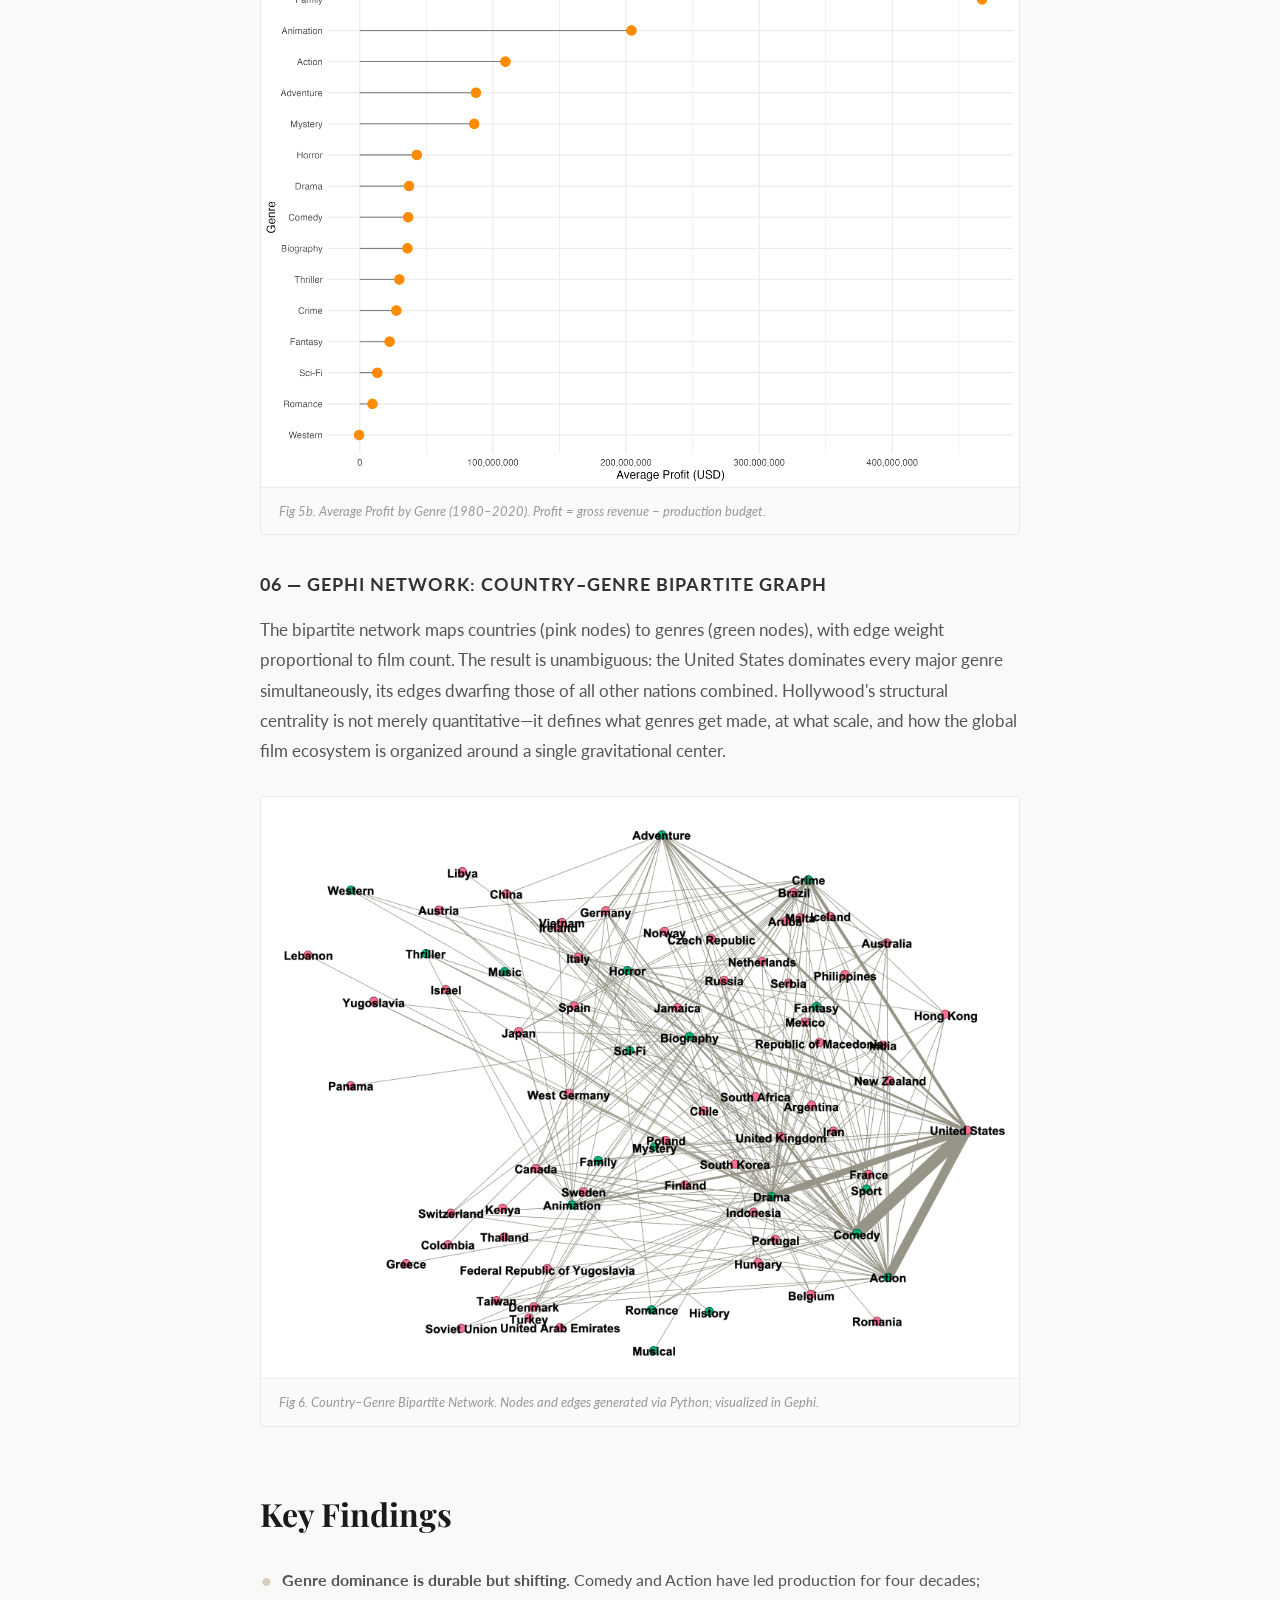
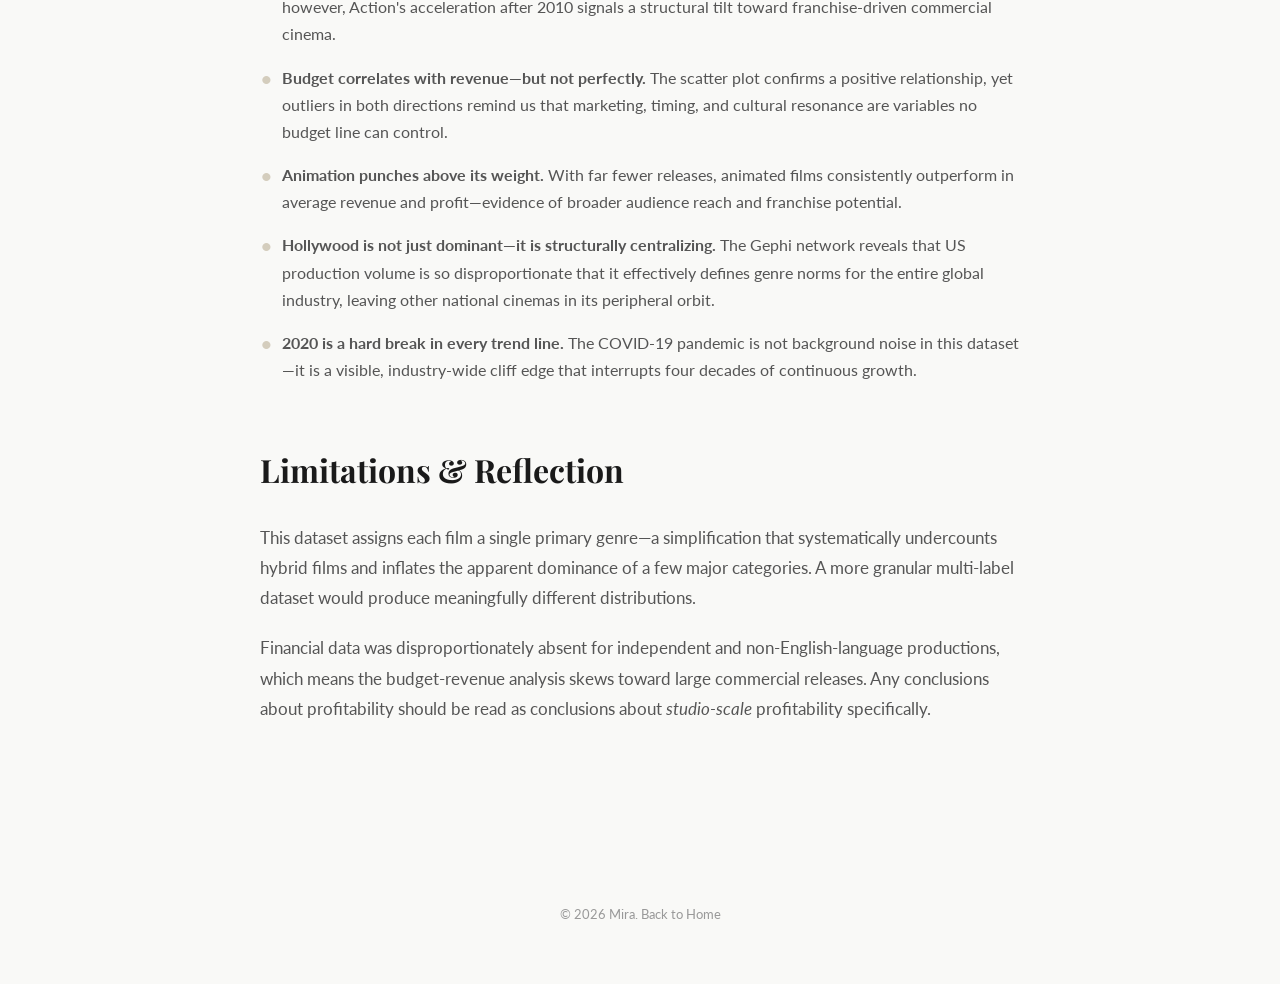
<file: project-film.html>
<!DOCTYPE html>
<html lang="en">
<head>
    <meta charset="UTF-8">
    <meta name="viewport" content="width=device-width, initial-scale=1.0">
    <title>Film Data Visualization | Mira</title>

    <link rel="preconnect" href="https://fonts.googleapis.com">
    <link rel="preconnect" href="https://fonts.gstatic.com" crossorigin>
    <link href="https://fonts.googleapis.com/css2?family=Lato:wght@300;400;700&family=Playfair+Display:ital,wght@0,400;0,600;1,400&display=swap" rel="stylesheet">
    <link rel="stylesheet" href="css/style.css">

    <style>
        /* ── 继承自 project-bechdel.html 的通用文章页样式 ── */
        .article-header { padding: 100px 0 60px; text-align: center; border-bottom: 1px solid #e6e6e6; }
        .article-title  { font-size: 3.5rem; font-family: var(--font-serif); margin-bottom: 20px; color: #1a1a1a; }
        .article-meta   { color: #888; font-size: 0.9rem; letter-spacing: 1px; text-transform: uppercase; margin-bottom: 30px; }

        .article-content  { max-width: 800px; margin: 0 auto; padding: 60px 20px; }
        .article-section  { margin-bottom: 60px; }
        .article-section h2 { font-family: var(--font-serif); font-size: 2rem; margin-bottom: 25px; color: #1a1a1a; }
        .article-section h3 { font-family: var(--font-sans); font-size: 1.1rem; font-weight: 700; margin: 35px 0 15px; color: #333; text-transform: uppercase; letter-spacing: 1px; }
        .article-section p  { margin-bottom: 20px; color: #555; font-size: 1.05rem; line-height: 1.8; }

        /* 数据统计格 */
        .stats-grid   { display: grid; grid-template-columns: repeat(4, 1fr); gap: 20px; margin: 40px 0; border-top: 1px solid #eee; border-bottom: 1px solid #eee; padding: 30px 0; }
        .stat-item    { text-align: center; }
        .stat-number  { font-family: var(--font-serif); font-size: 2.5rem; color: #1a1a1a; display: block; }
        .stat-label   { font-size: 0.8rem; color: #999; text-transform: uppercase; letter-spacing: 1px; }

        /* 代码块 */
        .code-block { background: #f4f4f4; padding: 25px; border-radius: 4px; font-family: 'Courier New', monospace; font-size: 0.88rem; overflow-x: auto; color: #333; border-left: 3px solid #d4cdbd; margin: 20px 0; line-height: 1.6; }

        /* 发现列表 */
        .findings-list { list-style: none; padding: 0; }
        .findings-list li { margin-bottom: 16px; position: relative; padding-left: 22px; color: #555; line-height: 1.7; }
        .findings-list li::before { content: "•"; color: #d4cdbd; font-size: 1.4rem; position: absolute; left: 0; top: -4px; }

        /* 可视化图表占位框（放截图用）*/
        .viz-block { margin: 30px 0; border: 1px solid #e8e8e8; border-radius: 4px; overflow: hidden; background: #fafafa; }
        .viz-block img { width: 100%; display: block; }
        .viz-caption { padding: 12px 18px; font-size: 0.82rem; color: #999; border-top: 1px solid #eee; font-style: italic; }

        /* 语言切换按钮（与 index.html 一致）*/
        .lang-toggle { background: none; border: 1px solid #1a1a1a; border-radius: 20px; padding: 4px 14px; font-family: 'Lato', sans-serif; font-size: 0.8rem; letter-spacing: 0.05em; cursor: pointer; color: #1a1a1a; transition: all 0.2s ease; margin-left: 20px; white-space: nowrap; }
        .lang-toggle:hover { background: #1a1a1a; color: #fff; }
        nav .menu { display: flex; align-items: center; }

        @media (max-width: 768px) {
            .article-title { font-size: 2.4rem; }
            .stats-grid    { grid-template-columns: 1fr 1fr; gap: 28px; }
        }
    </style>
</head>
<body>
<div class="container">

    <!-- 导航 -->
    <nav>
        <div class="logo"><a href="index.html">MIRA.</a></div>
        <div class="menu">
            <a href="index.html" data-en="← Back to Home" data-zh="← 返回主页">← Back to Home</a>
            <button class="lang-toggle" id="langToggle" aria-label="Switch language">中文</button>
        </div>
    </nav>

    <!-- 头部 -->
    <header class="article-header">
        <div class="article-meta"
             data-en="Data Visualization / R · Python · Gephi / Jan – Apr 2026"
             data-zh="数据可视化 / R · Python · Gephi / 2026年1月 – 4月">
            Data Visualization / R · Python · Gephi / Jan – Apr 2026
        </div>
        <h1 class="article-title"
            data-en="Global Film Industry: A Multi-Dimensional Analysis"
            data-zh="全球电影产业：多维度可视化分析">
            Global Film Industry: A Multi-Dimensional Analysis
        </h1>
        <p style="max-width: 640px; margin: 0 auto; color: #666;"
           data-en="Seven visualizations—bar charts, heatmaps, scatter plots, lollipop charts, and a Gephi network—interrogating 40 years of global film data across genre, budget, revenue, and geopolitical dominance."
           data-zh="七组可视化图表——条形图、热力图、散点图、棒棒糖图与 Gephi 网络图——对全球四十年电影数据的类型、预算、票房与地缘结构进行系统性审视。">
            Seven visualizations—bar charts, heatmaps, scatter plots, lollipop charts, and a Gephi network—interrogating 40 years of global film data across genre, budget, revenue, and geopolitical dominance.
        </p>

        <div class="skills-bar" style="border:none; margin-top: 30px; justify-content: center; display: flex; flex-wrap: wrap; gap: 8px;">
            <span class="skill-item">R / ggplot2</span>
            <span class="skill-item">Python / Pandas</span>
            <span class="skill-item">Gephi</span>
            <span class="skill-item" data-en="Data Cleaning" data-zh="数据清洗">Data Cleaning</span>
            <span class="skill-item" data-en="Network Analysis" data-zh="网络分析">Network Analysis</span>
        </div>
    </header>

    <!-- 正文 -->
    <article class="article-content">

        <!-- 1. 项目概览 -->
        <div class="article-section">
            <h2 data-en="Project Overview" data-zh="项目概览">Project Overview</h2>
            <p data-en="What does 40 years of global cinema look like when rendered as data? This project applies multiple visualization methods to a Kaggle dataset of 7,668 films (1980–2020), covering genre, release year, director, production budget, and gross revenue."
               data-zh="将四十年的全球电影数据化之后，呈现的是什么样的图景？本项目对一个包含 7,668 部影片（1980–2020）的 Kaggle 数据集应用多种可视化方法，涵盖类型、上映年份、导演、制作预算与全球票房。">
                What does 40 years of global cinema look like when rendered as data? This project applies multiple visualization methods to a Kaggle dataset of 7,668 films (1980–2020), covering genre, release year, director, production budget, and gross revenue.
            </p>
            <p data-en="The goal was not simply to chart trends, but to expose structural patterns: which genres dominate and why, how investment correlates with return, and—most critically—how American cinema's gravitational pull shapes (and marginalizes) global film production."
               data-zh="目标不只是呈现趋势，而是揭示结构性规律：哪些类型长期主导市场及其原因、投资与回报的相关性，以及最关键的——好莱坞的强大引力如何塑造（并边缘化）全球其他地区的电影生产。">
                The goal was not simply to chart trends, but to expose structural patterns: which genres dominate and why, how investment correlates with return, and—most critically—how American cinema's gravitational pull shapes (and marginalizes) global film production.
            </p>

            <div class="stats-grid">
                <div class="stat-item">
                    <span class="stat-number">7,668</span>
                    <span class="stat-label" data-en="Films" data-zh="部影片">Films</span>
                </div>
                <div class="stat-item">
                    <span class="stat-number">7</span>
                    <span class="stat-label" data-en="Visualizations" data-zh="组图表">Visualizations</span>
                </div>
                <div class="stat-item">
                    <span class="stat-number">40</span>
                    <span class="stat-label" data-en="Years of Data" data-zh="年数据跨度">Years of Data</span>
                </div>
                <div class="stat-item">
                    <span class="stat-number">3</span>
                    <span class="stat-label" data-en="Tools" data-zh="分析工具">Tools</span>
                </div>
            </div>
        </div>

        <!-- 2. 数据处理 -->
        <div class="article-section">
            <h2 data-en="Data Pipeline" data-zh="数据处理流程">Data Pipeline</h2>
            <p data-en="The raw CSV was largely usable for genre and temporal analysis. Financial visualizations, however, required targeted cleaning: rows with missing budget or revenue values were removed using <code>!is.na()</code>, reducing the financial subset to 5,436 films. This filter was applied only where necessary; all other charts used the complete dataset."
               data-zh="原始 CSV 文件在类型和时间维度的分析上基本可直接使用。但涉及财务数据的可视化需要针对性清洗：使用 <code>!is.na()</code> 删除预算或票房缺失的行，将财务子集精简至 5,436 部影片。该过滤仅在必要处应用，其他图表均使用完整数据集。">
                The raw CSV was largely usable for genre and temporal analysis. Financial visualizations, however, required targeted cleaning: rows with missing budget or revenue values were removed using <code>!is.na()</code>, reducing the financial subset to 5,436 films. This filter was applied only where necessary; all other charts used the complete dataset.
            </p>
            <p data-en="For the Gephi network, the dataset required more substantial transformation. I used Python to parse and clean the data, then generated two separate CSV files—nodes and edges—encoding country–genre relationships weighted by film count."
               data-zh="针对 Gephi 网络图，数据集需要更大幅度的转换。我使用 Python 解析并清洗数据，随后生成节点与边两个独立 CSV 文件，以影片数量为权重编码国家–类型关系。">
                For the Gephi network, the dataset required more substantial transformation. I used Python to parse and clean the data, then generated two separate CSV files—nodes and edges—encoding country–genre relationships weighted by film count.
            </p>

            <h3 data-en="Decade Grouping (R)" data-zh="年代分组（R）">Decade Grouping (R)</h3>
            <div class="code-block">
# Convert precise year to decade label
movies$decade &lt;- paste0(floor(movies$year / 10) * 10, "s")

# Aggregate by decade and genre
genre_decade &lt;- aggregate(title ~ genre + decade,
                           data = movies, FUN = length)
names(genre_decade)[3] &lt;- "count"
            </div>

            <h3 data-en="Gephi Node/Edge Generation (Python)" data-zh="Gephi 节点/边文件生成（Python）">Gephi Node/Edge Generation (Python)</h3>
            <div class="code-block">
import pandas as pd

df = pd.read_csv("movies.csv").dropna(subset=["country", "genre"])

# Nodes: countries + genres as distinct node types
countries = pd.DataFrame({"id": df["country"].unique(), "label": df["country"].unique(), "category": "country"})
genres    = pd.DataFrame({"id": df["genre"].unique(),   "label": df["genre"].unique(),   "category": "genre"})
nodes = pd.concat([countries, genres], ignore_index=True)

# Edges: weighted by co-occurrence count
edges = (df.groupby(["country", "genre"])
           .size()
           .reset_index(name="weight")
           .rename(columns={"country": "source", "genre": "target"}))

nodes.to_csv("nodes.csv", index=False)
edges.to_csv("edges.csv", index=False)
            </div>
        </div>

        <!-- 3. 图表介绍（6 图）-->
        <div class="article-section">
            <h2 data-en="Visualizations" data-zh="可视化图表">Visualizations</h2>

            <!-- Bar Chart -->
            <h3 data-en="01 — Bar Chart: Genre Distribution" data-zh="01 — 条形图：类型分布">01 — Bar Chart: Genre Distribution</h3>
            <p data-en="Comedy (2,245) and Action (1,705) lead production volume by a wide margin, with Drama (1,518) third. At the other extreme, Western, Musical, and Sport categories register single-digit counts—reflecting not their absence from cinema, but the dataset's single-genre labeling constraint, which systematically underrepresents hybrid films."
               data-zh="喜剧（2,245 部）和动作（1,705 部）在产量上遥遥领先，剧情片（1,518 部）居第三。另一极端，西部片、音乐剧、体育片数量仅为个位数——这并非这些类型在电影史上的真实地位，而是数据集单一类型标签机制系统性低估了跨类型影片所致。">
                Comedy (2,245) and Action (1,705) lead production volume by a wide margin, with Drama (1,518) third. At the other extreme, Western, Musical, and Sport categories register single-digit counts—reflecting not their absence from cinema, but the dataset's single-genre labeling constraint, which systematically underrepresents hybrid films.
            </p>
            <!-- 替换 src 为你自己的截图路径 -->
            <div class="viz-block">
                <img src="assets/viz/bar-genre.png" alt="Bar chart: number of movies by genre 1980-2020" onerror="this.closest('.viz-block').style.display='none'">
                <div class="viz-caption" data-en="Fig 1. Number of Movies by Genre (1980–2020). Built with ggplot2; no additional packages required." data-zh="图1. 各类型电影数量（1980–2020）。使用 ggplot2 构建，无需额外安装包。">Fig 1. Number of Movies by Genre (1980–2020). Built with ggplot2; no additional packages required.</div>
            </div>

            <!-- Line Chart -->
            <h3 data-en="02 — Line Chart: Genre Trends Over Time" data-zh="02 — 折线图：类型产量历年趋势">02 — Line Chart: Genre Trends Over Time</h3>
            <p data-en="Comedy dominated consistently through the 1990s and 2000s, but Action overtook it around 2010—a visible shift in global market appetite. The most striking signal across all genres: a near-vertical decline beginning in 2020, uniformly confirming the COVID-19 pandemic's industry-wide production halt."
               data-zh="喜剧在1990至2000年代持续主导市场，但动作片在2010年前后实现反超——全球市场口味转变的明确信号。所有类型中最显著的信号：2020年起几乎垂直的产量下滑，一致印证了新冠疫情对整个行业生产的全面冲击。">
                Comedy dominated consistently through the 1990s and 2000s, but Action overtook it around 2010—a visible shift in global market appetite. The most striking signal across all genres: a near-vertical decline beginning in 2020, uniformly confirming the COVID-19 pandemic's industry-wide production halt.
            </p>
            <div class="viz-block">
                <img src="assets/viz/line-genre-trends.png" alt="Line chart: genre trends 1980-2020" onerror="this.closest('.viz-block').style.display='none'">
                <div class="viz-caption" data-en="Fig 2. Genre Trends Over Time (1980–2020). Data grouped using aggregate(); built with ggplot2." data-zh="图2. 各类型电影历年产量趋势（1980–2020）。使用 aggregate() 分组，ggplot2 绘制。">Fig 2. Genre Trends Over Time (1980–2020). Data grouped using aggregate(); built with ggplot2.</div>
            </div>

            <!-- Scatter Plot -->
            <h3 data-en="03 — Scatter Plot: Budget vs. Gross Revenue" data-zh="03 — 散点图：制作预算 vs. 全球票房">03 — Scatter Plot: Budget vs. Gross Revenue</h3>
            <p data-en="A clear positive correlation holds across the dataset: higher production investment tends to yield higher box office returns. Both axes use log scales to prevent the wide value range (thousands to hundreds of millions) from compressing the majority of data points into an unreadable corner. Action and Adventure films cluster visibly at the high end of both axes. Outliers—low-budget overperformers and high-budget flops—are equally visible, and equally important."
               data-zh="数据集中存在明显的正相关关系：更高的制作投入通常带来更高的票房回报。两轴均采用对数刻度，避免极宽的数值范围（从数千到数亿美元）将大多数数据点压缩至图表一角。动作片与冒险片明显集中在两轴高端。低成本高回报的黑马与高成本票房惨败的案例同样清晰可见，同样重要。">
                A clear positive correlation holds across the dataset: higher production investment tends to yield higher box office returns. Both axes use log scales to prevent the wide value range (thousands to hundreds of millions) from compressing the majority of data points into an unreadable corner. Action and Adventure films cluster visibly at the high end of both axes. Outliers—low-budget overperformers and high-budget flops—are equally visible, and equally important.
            </p>
            <div class="viz-block">
                <img src="assets/viz/scatter-budget-revenue.png" alt="Scatter plot: budget vs gross revenue" onerror="this.closest('.viz-block').style.display='none'">
                <div class="viz-caption" data-en="Fig 3. Movie Budget vs. Gross Revenue (1980–2020, log-log scale). Requires ggplot2 + scales." data-zh="图3. 制作预算与全球票房（1980–2020，双对数坐标）。需要 ggplot2 + scales 包。">Fig 3. Movie Budget vs. Gross Revenue (1980–2020, log-log scale). Requires ggplot2 + scales.</div>
            </div>

            <!-- Heatmap -->
            <h3 data-en="04 — Heatmap: Genre Output by Decade" data-zh="04 — 热力图：各年代类型产量">04 — Heatmap: Genre Output by Decade</h3>
            <p data-en="Color intensity encodes production volume; numerical annotations add precision. Comedy peaked in the 1990s (678 films) before declining; Action grew steadily, peaking in the 2010s (547 films)—reflecting the industry's accelerating pivot toward commercial franchises. The sparse 2020s column is not a data gap but a direct imprint of the pandemic."
               data-zh="颜色深度编码产量规模，数值标注确保精度。喜剧在1990年代达到顶峰（678部）后开始下滑；动作片稳步增长，在2010年代达到顶峰（547部）——这映射出整个行业向商业franchise影片加速转型的趋势。2020年代的稀疏数据并非数据缺口，而是疫情的直接烙印。">
                Color intensity encodes production volume; numerical annotations add precision. Comedy peaked in the 1990s (678 films) before declining; Action grew steadily, peaking in the 2010s (547 films)—reflecting the industry's accelerating pivot toward commercial franchises. The sparse 2020s column is not a data gap but a direct imprint of the pandemic.
            </p>
            <div class="viz-block">
                <img src="assets/viz/heatmap-decade.png" alt="Heatmap: genre output by decade" onerror="this.closest('.viz-block').style.display='none'">
                <div class="viz-caption" data-en="Fig 4. Movie Output by Genre and Decade. geom_tile() + geom_text(); base R for decade grouping." data-zh="图4. 各年代类型产量热力图。geom_tile() + geom_text()；年代分组使用 base R。">Fig 4. Movie Output by Genre and Decade. geom_tile() + geom_text(); base R for decade grouping.</div>
            </div>

            <!-- Lollipop Charts -->
            <h3 data-en="05 — Lollipop Charts: Average Revenue & Profit by Genre" data-zh="05 — 棒棒糖图：各类型平均票房与利润">05 — Lollipop Charts: Average Revenue & Profit by Genre</h3>
            <p data-en="Despite being far outnumbered in production volume, Animation and Family films achieve the highest average box office revenue and profit margins. This counterintuitive finding demands methodological honesty: both genres have small sample sizes, making their averages susceptible to inflation by a handful of blockbusters. For genres with large samples—Action, Comedy, Drama—the averages are more reliable, and they confirm sustained commercial viability as the engine behind continued studio investment."
               data-zh="尽管在产量上远不及喜剧和动作片，动画片与家庭片却取得了最高的平均票房和利润率。这一反直觉的发现需要方法论上的诚实：两种类型的样本量较小，均值极易被少数几部爆款抬高。对于样本量较大的类型——动作、喜剧、剧情——平均值更具参考价值，它们印证了稳定的商业回报是片厂持续重仓投入的核心驱动力。">
                Despite being far outnumbered in production volume, Animation and Family films achieve the highest average box office revenue and profit margins. This counterintuitive finding demands methodological honesty: both genres have small sample sizes, making their averages susceptible to inflation by a handful of blockbusters. For genres with large samples—Action, Comedy, Drama—the averages are more reliable, and they confirm sustained commercial viability as the engine behind continued studio investment.
            </p>
            <div class="viz-block">
                <img src="assets/viz/lollipop-revenue.png" alt="Lollipop chart: average gross revenue by genre" onerror="this.closest('.viz-block').style.display='none'">
                <div class="viz-caption" data-en="Fig 5a. Average Gross Revenue by Genre (1980–2020). Requires ggplot2 + scales." data-zh="图5a. 各类型平均票房（1980–2020）。需要 ggplot2 + scales 包。">Fig 5a. Average Gross Revenue by Genre (1980–2020). Requires ggplot2 + scales.</div>
            </div>
            <div class="viz-block">
                <img src="assets/viz/lollipop-profit.png" alt="Lollipop chart: average profit by genre" onerror="this.closest('.viz-block').style.display='none'">
                <div class="viz-caption" data-en="Fig 5b. Average Profit by Genre (1980–2020). Profit = gross revenue − production budget." data-zh="图5b. 各类型平均利润（1980–2020）。利润 = 全球票房 − 制作预算。">Fig 5b. Average Profit by Genre (1980–2020). Profit = gross revenue − production budget.</div>
            </div>

            <!-- Gephi -->
            <h3 data-en="06 — Gephi Network: Country–Genre Bipartite Graph" data-zh="06 — Gephi 网络图：国家–类型二部图">06 — Gephi Network: Country–Genre Bipartite Graph</h3>
            <p data-en="The bipartite network maps countries (pink nodes) to genres (green nodes), with edge weight proportional to film count. The result is unambiguous: the United States dominates every major genre simultaneously, its edges dwarfing those of all other nations combined. Hollywood's structural centrality is not merely quantitative—it defines what genres get made, at what scale, and how the global film ecosystem is organized around a single gravitational center."
               data-zh="二部图网络将国家（粉色节点）与类型（绿色节点）相连，边的粗细与影片数量成正比。结果一目了然：美国同时主导所有主要类型，其边的粗度使其他所有国家加起来都相形见绌。好莱坞的结构性中心地位不仅仅是数量上的——它决定了哪些类型会被制作、以何种规模制作，以及整个全球电影生态如何围绕这一单一引力中心组织运转。">
                The bipartite network maps countries (pink nodes) to genres (green nodes), with edge weight proportional to film count. The result is unambiguous: the United States dominates every major genre simultaneously, its edges dwarfing those of all other nations combined. Hollywood's structural centrality is not merely quantitative—it defines what genres get made, at what scale, and how the global film ecosystem is organized around a single gravitational center.
            </p>
            <div class="viz-block">
                <img src="assets/viz/gephi-network.png" alt="Gephi bipartite network: country-genre relationships" onerror="this.closest('.viz-block').style.display='none'">
                <div class="viz-caption" data-en="Fig 6. Country–Genre Bipartite Network. Nodes and edges generated via Python; visualized in Gephi." data-zh="图6. 国家–类型二部图网络。节点与边通过 Python 生成，在 Gephi 中可视化。">Fig 6. Country–Genre Bipartite Network. Nodes and edges generated via Python; visualized in Gephi.</div>
            </div>
        </div>

        <!-- 4. 关键发现 -->
        <div class="article-section">
            <h2 data-en="Key Findings" data-zh="关键发现">Key Findings</h2>
            <ul class="findings-list">
                <li data-en="<strong>Genre dominance is durable but shifting.</strong> Comedy and Action have led production for four decades; however, Action's acceleration after 2010 signals a structural tilt toward franchise-driven commercial cinema." data-zh="<strong>类型主导地位持久但在变化。</strong>喜剧与动作片引领产量长达四十年；然而动作片在2010年后的加速增长，标志着整个行业向franchise商业电影的结构性倾斜。"><strong>Genre dominance is durable but shifting.</strong> Comedy and Action have led production for four decades; however, Action's acceleration after 2010 signals a structural tilt toward franchise-driven commercial cinema.</li>
                <li data-en="<strong>Budget correlates with revenue—but not perfectly.</strong> The scatter plot confirms a positive relationship, yet outliers in both directions remind us that marketing, timing, and cultural resonance are variables no budget line can control." data-zh="<strong>预算与票房正相关，但并非完美线性。</strong>散点图确认了正相关关系，但两个方向上的异常值提醒我们：营销、档期与文化共鸣是任何预算数字都无法控制的变量。"><strong>Budget correlates with revenue—but not perfectly.</strong> The scatter plot confirms a positive relationship, yet outliers in both directions remind us that marketing, timing, and cultural resonance are variables no budget line can control.</li>
                <li data-en="<strong>Animation punches above its weight.</strong> With far fewer releases, animated films consistently outperform in average revenue and profit—evidence of broader audience reach and franchise potential." data-zh="<strong>动画片以少胜多。</strong>在发行数量远少于其他类型的情况下，动画片在平均票房与利润上持续领先——这是更广泛受众覆盖与 franchise 潜力的体现。"><strong>Animation punches above its weight.</strong> With far fewer releases, animated films consistently outperform in average revenue and profit—evidence of broader audience reach and franchise potential.</li>
                <li data-en="<strong>Hollywood is not just dominant—it is structurally centralizing.</strong> The Gephi network reveals that US production volume is so disproportionate that it effectively defines genre norms for the entire global industry, leaving other national cinemas in its peripheral orbit." data-zh="<strong>好莱坞不只是主导——它在结构上具有中心化效应。</strong>Gephi 网络图揭示，美国的制作规模失衡到足以为全球电影产业定义类型规范，使其他国家的电影工业留在其边缘轨道上。"><strong>Hollywood is not just dominant—it is structurally centralizing.</strong> The Gephi network reveals that US production volume is so disproportionate that it effectively defines genre norms for the entire global industry, leaving other national cinemas in its peripheral orbit.</li>
                <li data-en="<strong>2020 is a hard break in every trend line.</strong> The COVID-19 pandemic is not background noise in this dataset—it is a visible, industry-wide cliff edge that interrupts four decades of continuous growth." data-zh="<strong>2020年是每条趋势线上的硬性断点。</strong>新冠疫情在这个数据集中不是背景噪音——它是清晰可见的、全行业性的悬崖边缘，打断了四十年的持续增长。"><strong>2020 is a hard break in every trend line.</strong> The COVID-19 pandemic is not background noise in this dataset—it is a visible, industry-wide cliff edge that interrupts four decades of continuous growth.</li>
            </ul>
        </div>

        <!-- 5. 反思 -->
        <div class="article-section">
            <h2 data-en="Limitations & Reflection" data-zh="局限性与反思">Limitations & Reflection</h2>
            <p data-en="This dataset assigns each film a single primary genre—a simplification that systematically undercounts hybrid films and inflates the apparent dominance of a few major categories. A more granular multi-label dataset would produce meaningfully different distributions."
               data-zh="该数据集为每部影片分配单一主要类型——这种简化系统性地低估了跨类型影片，并人为放大了少数主要类型的表观主导地位。采用更细粒度的多标签数据集将产生有意义的不同分布。">
                This dataset assigns each film a single primary genre—a simplification that systematically undercounts hybrid films and inflates the apparent dominance of a few major categories. A more granular multi-label dataset would produce meaningfully different distributions.
            </p>
            <p data-en="Financial data was disproportionately absent for independent and non-English-language productions, which means the budget-revenue analysis skews toward large commercial releases. Any conclusions about profitability should be read as conclusions about <em>studio-scale</em> profitability specifically."
               data-zh="财务数据的缺失在独立制作和非英语影片中尤为集中，这意味着预算–票房分析偏向大型商业发行。任何关于盈利能力的结论都应被理解为专门针对<em>片厂规模</em>盈利能力的结论。">
                Financial data was disproportionately absent for independent and non-English-language productions, which means the budget-revenue analysis skews toward large commercial releases. Any conclusions about profitability should be read as conclusions about <em>studio-scale</em> profitability specifically.
            </p>
        </div>

        

    </article>

    <footer>
        <p>&copy; 2026 Mira. <a href="index.html" data-en="Back to Home" data-zh="返回主页">Back to Home</a></p>
    </footer>
</div>

<script src="js/script.js"></script>
<script>
(function () {
    const btn = document.getElementById('langToggle');
    const STORAGE_KEY = 'mira_lang';
    let currentLang = localStorage.getItem(STORAGE_KEY) || 'en';

    function applyLang(lang) {
        currentLang = lang;
        document.documentElement.lang = lang === 'zh' ? 'zh-CN' : 'en';
        localStorage.setItem(STORAGE_KEY, lang);
        btn.textContent = lang === 'zh' ? 'EN' : '中文';
        document.querySelectorAll('[data-en],[data-zh]').forEach(el => {
            const text = el.getAttribute('data-' + lang);
            if (text !== null) el.innerHTML = text;
        });
    }

    applyLang(currentLang);
    btn.addEventListener('click', () => applyLang(currentLang === 'en' ? 'zh' : 'en'));
})();
</script>
</body>
</html>
</file>
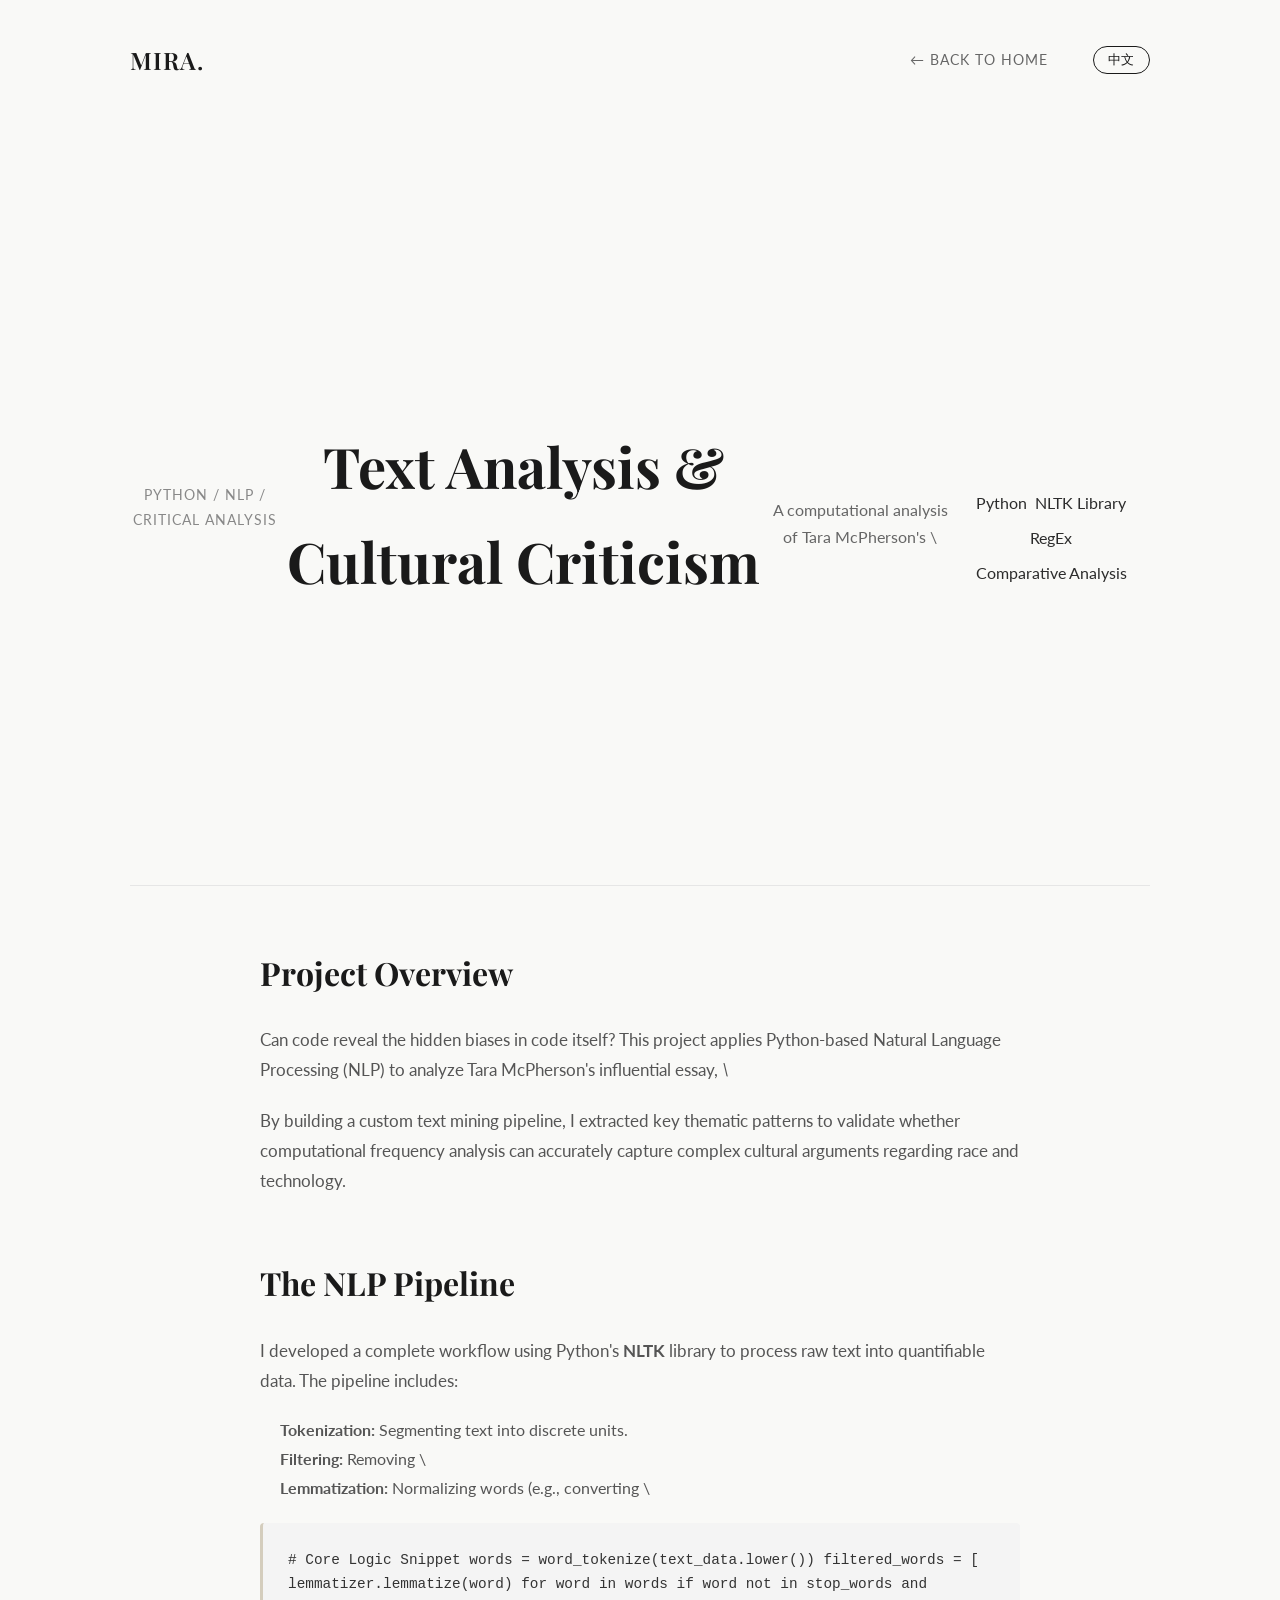
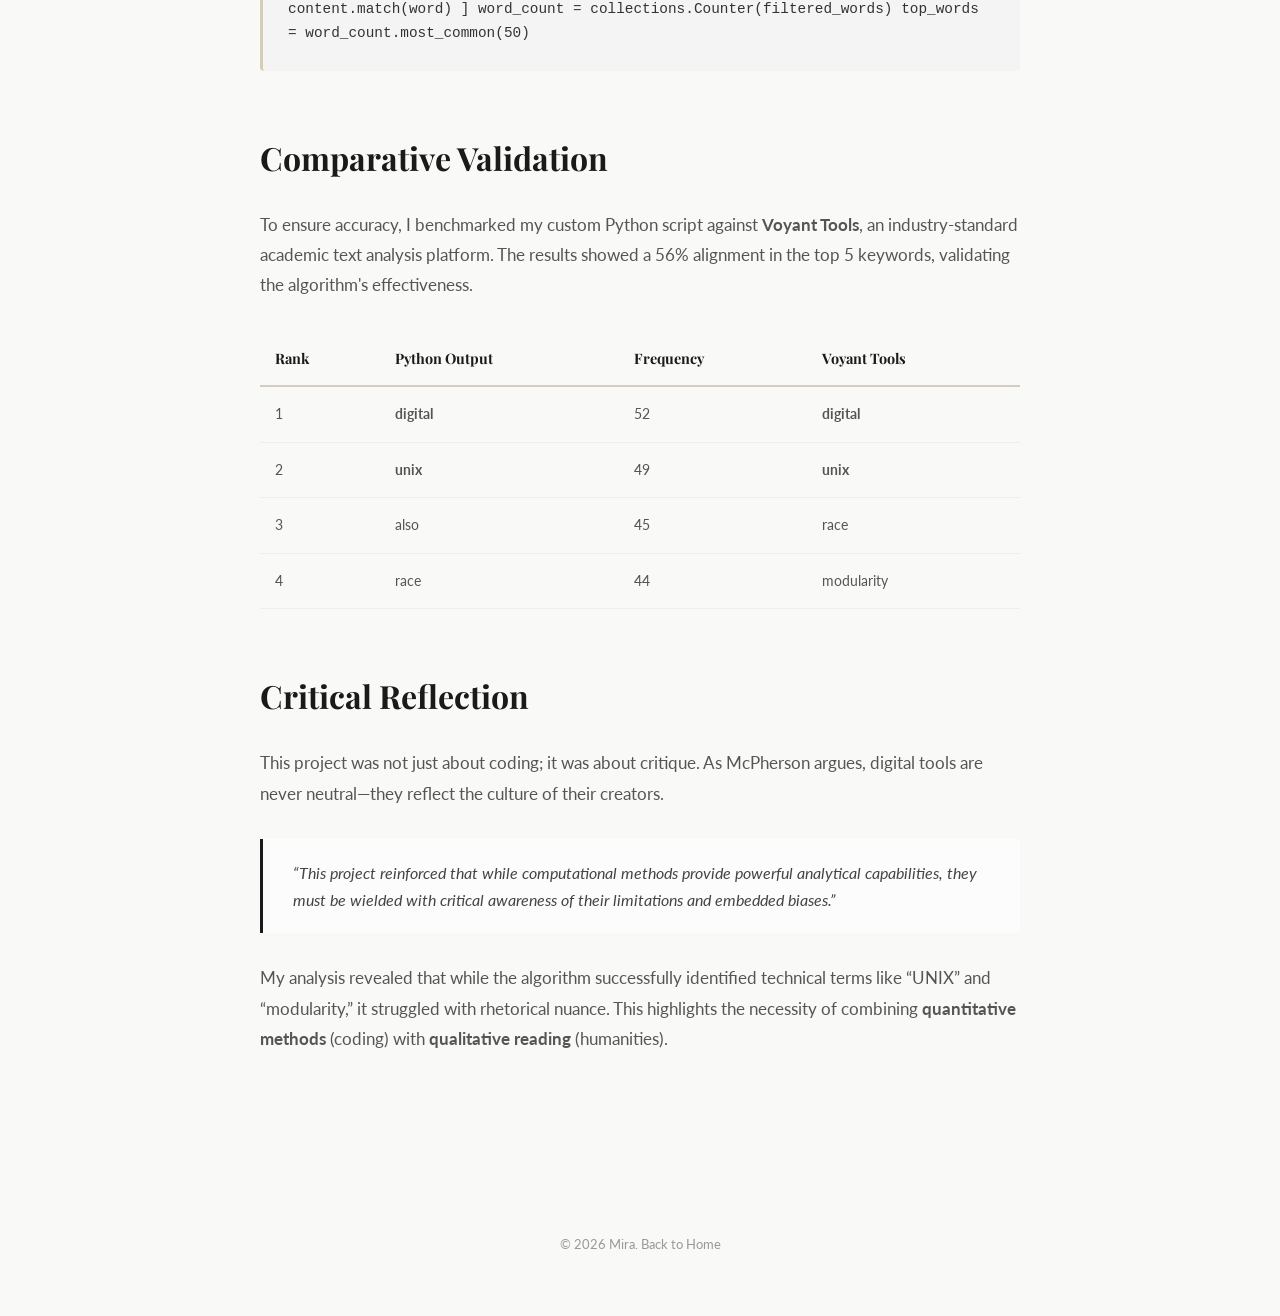
<file: project-nlp.html>
<!DOCTYPE html>
<html lang="en">
<head>
    <meta charset="UTF-8">
    <meta name="viewport" content="width=device-width, initial-scale=1.0">
    <title>Text Analysis NLP | Mira</title>
    
    <link rel="preconnect" href="https://fonts.googleapis.com">
    <link rel="preconnect" href="https://fonts.gstatic.com" crossorigin>
    <link href="https://fonts.googleapis.com/css2?family=Lato:wght@300;400;700&family=Playfair+Display:ital,wght@0,400;0,600;1,400&display=swap" rel="stylesheet">
    <link rel="stylesheet" href="css/style.css">
    
    <style>
        /* 页面专属样式 (继承全局风格) */
        .article-header { padding: 100px 0 60px; text-align: center; border-bottom: 1px solid #e6e6e6; }
        .article-title { font-size: 3.5rem; font-family: var(--font-serif); margin-bottom: 20px; color: #1a1a1a; }
        .article-meta { color: #888; font-size: 0.9rem; letter-spacing: 1px; text-transform: uppercase; margin-bottom: 30px; }
        
        .article-content { max-width: 800px; margin: 0 auto; padding: 60px 20px; }
        .article-section { margin-bottom: 60px; }
        .article-section h2 { font-family: var(--font-serif); font-size: 2rem; margin-bottom: 25px; color: #1a1a1a; }
        .article-section h3 { font-family: var(--font-sans); font-size: 1.1rem; font-weight: 700; margin: 30px 0 15px; color: #333; text-transform: uppercase; letter-spacing: 1px; }
        .article-section p { margin-bottom: 20px; color: #555; font-size: 1.05rem; line-height: 1.8; }
        
        /* 表格样式 */
        .data-table { width: 100%; border-collapse: collapse; margin: 30px 0; font-size: 0.9rem; }
        .data-table th { text-align: left; padding: 15px; border-bottom: 2px solid #d4cdbd; font-family: var(--font-serif); color: #1a1a1a; }
        .data-table td { padding: 15px; border-bottom: 1px solid #eee; color: #555; }
        .data-table tr:hover { background: #f9f9f9; }
        
        /* 代码块 */
        .code-block { background: #f4f4f4; padding: 25px; border-radius: 4px; font-family: 'Courier New', monospace; font-size: 0.9rem; overflow-x: auto; color: #333; border-left: 3px solid #d4cdbd; margin: 20px 0; }
        
        /* 语言切换按钮 */
        .lang-toggle { background: none; border: 1px solid #1a1a1a; border-radius: 20px; padding: 4px 14px; font-family: 'Lato', sans-serif; font-size: 0.8rem; letter-spacing: 0.05em; cursor: pointer; color: #1a1a1a; transition: all 0.2s ease; margin-left: 20px; white-space: nowrap; }
        .lang-toggle:hover { background: #1a1a1a; color: #fff; }
        nav .menu { display: flex; align-items: center; }
        .skills-bar { flex-wrap: wrap !important; gap: 8px !important; }
 
        /* 引用块 (用于 Reflection) */
        .quote-box { background: #fcfcfc; border-left: 3px solid #1a1a1a; padding: 20px 30px; margin: 30px 0; font-style: italic; color: #444; }
 
        @media (max-width: 768px) {
            .article-title { font-size: 2.5rem; }
            .data-table { display: block; overflow-x: auto; }
        }
    </style>
</head>
<body>
 
    <div class="container">
        <nav>
            <div class="logo"><a href="index.html">MIRA.</a></div>
            <div class="menu">
                <a href="index.html" data-en="← Back to Home" data-zh="← 返回主页">← Back to Home</a>
                <button class="lang-toggle" id="langToggle" aria-label="Switch language">中文</button>
            </div>
        </nav>
 
        <!-- Header -->
        <header class="article-header">
            <div class="article-meta" data-en="Python / NLP / Critical Analysis" data-zh="Python / NLP / 批判性分析">Python / NLP / Critical Analysis</div>
            <h1 class="article-title" data-en="Text Analysis & Cultural Criticism" data-zh="文本分析与文化批评">Text Analysis & Cultural Criticism</h1>
            <p style="max-width: 600px; margin: 0 auto; color: #666;"
               data-en="A computational analysis of Tara McPherson's \"Why Are the Digital Humanities So White?\" using NLTK and custom pipelines."
               data-zh="使用 NLTK 与自定义流水线对 Tara McPherson 的《为什么数字人文学是白的？》进行计算分析。">
                A computational analysis of Tara McPherson's "Why Are the Digital Humanities So White?" using NLTK and custom pipelines.
            </p>
            
            <div class="skills-bar" style="border:none; margin-top: 30px; justify-content: center; display: flex;">
                <span class="skill-item" data-en="Python" data-zh="Python">Python</span>
                <span class="skill-item" data-en="NLTK Library" data-zh="NLTK 库">NLTK Library</span>
                <span class="skill-item" data-en="RegEx" data-zh="正则表达式">RegEx</span>
                <span class="skill-item" data-en="Comparative Analysis" data-zh="对比分析">Comparative Analysis</span>
            </div>
        </header>
 
        <article class="article-content">
            
            <!-- 1. Intro -->
            <div class="article-section">
                <h2 data-en="Project Overview" data-zh="项目概览">Project Overview</h2>
                <p data-en="Can code reveal the hidden biases in code itself? This project applies Python-based Natural Language Processing (NLP) to analyze Tara McPherson's influential essay, <em>\"Why Are the Digital Humanities So White?
                   data-zh="代码能否揭示自身内在的隐藏偏见？本项目使用基于 Python 的自然语言处理（NLP）来分析 Tara McPherson 的影响力文章《为什么数字人文学是白的？》。">Can code reveal the hidden biases in code itself? This project applies Python-based Natural Language Processing (NLP) to analyze Tara McPherson's influential essay, <em>"Why Are the Digital Humanities So White?"</em>.</p>
                <p data-en="By building a custom text mining pipeline, I extracted key thematic patterns to validate whether computational frequency analysis can accurately capture complex cultural arguments regarding race and technology."
                   data-zh="通过构建自定义文本挖掘流水线，我提取了关键主题模式，以验证计算频率分析能否准确捕捉有关种族与技术的复杂文化论述。">By building a custom text mining pipeline, I extracted key thematic patterns to validate whether computational frequency analysis can accurately capture complex cultural arguments regarding race and technology.</p>
            </div>
 
            <!-- 2. Methodology -->
            <div class="article-section">
                <h2 data-en="The NLP Pipeline" data-zh="NLP 流水线">The NLP Pipeline</h2>
                <p data-en="I developed a complete workflow using Python's <strong>NLTK</strong> library to process raw text into quantifiable data. The pipeline includes:"
                   data-zh="我使用 Python 的 <strong>NLTK</strong> 库开发了完整工作流，将原始文本处理为可量化数据。该流水线包含：">I developed a complete workflow using Python's <strong>NLTK</strong> library to process raw text into quantifiable data. The pipeline includes:</p>
                <ul style="margin-left: 20px; color: #555; line-height: 1.8;">
                    <li data-en="<strong>Tokenization:</strong> Segmenting text into discrete units." data-zh="<strong>分词：</strong>将文本切分为离散单位。"> <strong>Tokenization:</strong> Segmenting text into discrete units.</li>
                    <li data-en="<strong>Filtering:</strong> Removing \"stop words\" and applying RegEx to isolate alphanumeric content." data-zh="<strong>过滤：</strong>移除“停用词”，并应用正则表达式提取字母数字内容。"> <strong>Filtering:</strong> Removing "stop words" and applying RegEx to isolate alphanumeric content.</li>
                    <li data-en="<strong>Lemmatization:</strong> Normalizing words (e.g., converting \"systems\" to \"system\") for accurate counting." data-zh="<strong>词形还原：</strong>规范化词语（例如将“systems”转换为“system”）以提高计数准确性。"> <strong>Lemmatization:</strong> Normalizing words (e.g., converting "systems" to "system") for accurate counting.</li>
                </ul>
 
                <div class="code-block">
# Core Logic Snippet
words = word_tokenize(text_data.lower())
filtered_words = [
    lemmatizer.lemmatize(word) 
    for word in words
    if word not in stop_words and content.match(word)
]
 
word_count = collections.Counter(filtered_words)
top_words = word_count.most_common(50)
                </div>
            </div>
 
            <!-- 3. Validation -->
            <div class="article-section">
                <h2 data-en="Comparative Validation" data-zh="对比验证">Comparative Validation</h2>
                <p data-en="To ensure accuracy, I benchmarked my custom Python script against <strong>Voyant Tools</strong>, an industry-standard academic text analysis platform. The results showed a 56% alignment in the top 5 keywords, validating the algorithm's effectiveness."
                   data-zh="为了保证准确性，我将自定义 Python 脚本与学术界标准文本分析平台 <strong>Voyant Tools</strong> 进行了对比测试。结果显示前 5 个关键词中有 56% 的一致性，从而验证了算法的有效性。">To ensure accuracy, I benchmarked my custom Python script against <strong>Voyant Tools</strong>, an industry-standard academic text analysis platform. The results showed a 56% alignment in the top 5 keywords, validating the algorithm's effectiveness.</p>
                
                <table class="data-table">
                    <thead>
                        <tr>
                            <th data-en="Rank" data-zh="排名">Rank</th>
                            <th data-en="Python Output" data-zh="Python 输出">Python Output</th>
                            <th data-en="Frequency" data-zh="频率">Frequency</th>
                            <th data-en="Voyant Tools" data-zh="Voyant Tools">Voyant Tools</th>
                        </tr>
                    </thead>
                    <tbody>
                        <tr>
                            <td>1</td>
                            <td><strong>digital</strong></td>
                            <td>52</td>
                            <td><strong>digital</strong></td>
                        </tr>
                        <tr>
                            <td>2</td>
                            <td><strong>unix</strong></td>
                            <td>49</td>
                            <td><strong>unix</strong></td>
                        </tr>
                        <tr>
                            <td>3</td>
                            <td>also</td>
                            <td>45</td>
                            <td>race</td>
                        </tr>
                        <tr>
                            <td>4</td>
                            <td>race</td>
                            <td>44</td>
                            <td>modularity</td>
                        </tr>
                    </tbody>
                </table>
            </div>
 
            <!-- 4. Critical Reflection (Digital Humanities Scholar 的核心) -->
            <div class="article-section">
                <h2 data-en="Critical Reflection" data-zh="批判性反思">Critical Reflection</h2>
                <p data-en="This project was not just about coding; it was about critique. As McPherson argues, digital tools are never neutral—they reflect the culture of their creators."
                data-zh="这个项目不仅关乎编程，更关乎批评。正如 McPherson 所说，数字工具从不中立——它们反映了创造者所处的文化。">
                    This project was not just about coding; it was about critique. As McPherson argues, digital tools are never neutral—they reflect the culture of their creators.
                </p>

            <div class="quote-box"
                data-en="&ldquo;This project reinforced that while computational methods provide powerful analytical capabilities, they must be wielded with critical awareness of their limitations and embedded biases.&rdquo;"
                data-zh="「这个项目强化了一个观点：尽管计算方法提供了强大的分析能力，但必须带着对其局限性和内嵌偏见的批判意识来使用。」">
                &ldquo;This project reinforced that while computational methods provide powerful analytical capabilities, they must be wielded with critical awareness of their limitations and embedded biases.&rdquo;
            </div>

            <p data-en="My analysis revealed that while the algorithm successfully identified technical terms like &ldquo;UNIX&rdquo; and &ldquo;modularity,&rdquo; it struggled with rhetorical nuance. This highlights the necessity of combining <strong>quantitative methods</strong> (coding) with <strong>qualitative reading</strong> (humanities)."
            data-zh="我的分析发现，尽管算法成功识别了「UNIX」和「modularity」等技术术语，但它难以把握修辞细节。这凸显了将<strong>定量方法</strong>（编码）与<strong>定性阅读</strong>（人文）结合的必要性。">
                My analysis revealed that while the algorithm successfully identified technical terms like &ldquo;UNIX&rdquo; and &ldquo;modularity,&rdquo; it struggled with rhetorical nuance. This highlights the necessity of combining <strong>quantitative methods</strong> (coding) with <strong>qualitative reading</strong> (humanities).
            </p>
        </div>
 
            
 
        </article>
 
        <footer>
            <p>&copy; 2026 Mira. <a href="index.html" data-en="Back to Home" data-zh="返回主页">Back to Home</a></p>
        </footer>
    </div>
 
    <script src="js/script.js"></script>
    <script>
(function () {
    const btn = document.getElementById('langToggle');
    const STORAGE_KEY = 'mira_lang';
    let currentLang = localStorage.getItem(STORAGE_KEY) || 'en';
    function applyLang(lang) {
        currentLang = lang;
        document.documentElement.lang = lang === 'zh' ? 'zh-CN' : 'en';
        localStorage.setItem(STORAGE_KEY, lang);
        btn.textContent = lang === 'zh' ? 'EN' : '中文';
        document.querySelectorAll('[data-en],[data-zh]').forEach(el => {
            const text = el.getAttribute('data-' + lang);
            if (text !== null) el.innerHTML = text;
        });
    }
    applyLang(currentLang);
    btn.addEventListener('click', () => applyLang(currentLang === 'en' ? 'zh' : 'en'));
})();
    </script>
</body>
</html>
</file>
<file: css/style.css>
/* --- 1. 全局配置 --- */
:root {
    --bg-color: #f9f9f7;     /* 暖米白 */
    --text-main: #2c2c2c;    /* 炭黑 */
    --text-light: #666666;   /* 辅助灰 */
    --line-color: #e6e6e6;   /* 线条色 */
    
    --font-serif: 'Playfair Display', serif;
    --font-sans: 'Lato', sans-serif;
}

* { margin: 0; padding: 0; box-sizing: border-box; }

body {
    background-color: var(--bg-color);
    color: var(--text-main);
    font-family: var(--font-sans);
    line-height: 1.7;
    -webkit-font-smoothing: antialiased;
}

/* 鼠标选中文本时的颜色：高级灰 */
::selection { background: #e0e0e0; color: #000; }
::-moz-selection { background: #e0e0e0; color: #000; }

a { text-decoration: none; color: inherit; transition: 0.3s ease; }
ul { list-style: none; }

.lang-toggle {
    background: none;
    border: 1px solid #1a1a1a;
    border-radius: 20px;
    padding: 6px 16px;
    font-family: var(--font-sans);
    font-size: 0.8rem;
    letter-spacing: 0.05em;
    cursor: pointer;
    color: #1a1a1a;
    transition: all 0.2s ease;
    white-space: nowrap;
}

.lang-toggle:hover {
    background: #1a1a1a;
    color: #fff;
}

.container {
    max-width: 1100px;
    margin: 0 auto;
    padding: 0 40px;
}

/* --- 2. 导航栏 --- */
nav {
    padding: 40px 0;
    display: flex;
    justify-content: space-between;
    align-items: center;
}

.logo {
    font-family: var(--font-serif);
    font-size: 1.5rem;
    font-weight: 600;
    letter-spacing: 1px;
    color: #1a1a1a;
}

.menu { display: flex; gap: 25px; }
.menu a { font-size: 0.85rem; text-transform: uppercase; letter-spacing: 1px; color: var(--text-light); }
.menu a:hover { color: var(--text-main); text-decoration: underline; text-underline-offset: 5px;}

/* --- 3. Intro / Header --- */
header {
    min-height: 85vh;
    display: flex;
    align-items: center;
    border-bottom: 1px solid var(--line-color);
    padding-bottom: 80px;
}

.header-layout {
    display: flex;
    justify-content: space-between;
    align-items: center;
    width: 100%;
    gap: 60px;
}

.hero-text { flex: 1; }

.hero-text .greeting {
    font-family: var(--font-sans);
    font-size: 0.9rem;
    letter-spacing: 2px;
    text-transform: uppercase;
    color: #8a7e70; 
    margin-bottom: 20px;
    display: block;
}

.hero-text h1 {
    font-family: var(--font-serif);
    font-size: 4rem;
    line-height: 1.15;
    font-weight: 400;
    margin-bottom: 30px;
    color: #1a1a1a;
}

.hero-text h1 em { font-style: italic; color: #666; }

.hero-desc {
    max-width: 480px;
    color: var(--text-light);
    font-size: 1.1rem;
    margin-bottom: 30px;
    font-weight: 300;
}

/* 社交链接样式 */
.social-links {
    margin-bottom: 30px;
    font-family: var(--font-sans);
    font-size: 0.9rem;
    color: var(--text-main);
    font-weight: 600;
}
.social-links a:hover { color: #999; }
.social-links .separator { margin: 0 10px; color: #ccc; font-weight: 300; }

.btn-line {
    display: inline-block;
    border-bottom: 1px solid var(--text-main);
    padding-bottom: 5px;
    font-family: var(--font-serif);
    font-style: italic;
    font-size: 1.1rem;
    margin-top: 10px;
    cursor: pointer;
}
.btn-line:hover { color: #555; border-color: #555; transform: translateX(5px); }

/* 照片样式 (画框感) */
.hero-image-wrapper {
    flex-shrink: 0;
    position: relative;
}

.hero-image-wrapper::before {
    content: '';
    position: absolute;
    top: 15px; left: 15px;
    width: 100%; height: 100%;
    border: 1px solid #d4cdbd; /* 画框线 */
    z-index: -1;
    transition: 0.4s;
}

.hero-image-wrapper img {
    width: 380px; 
    height: 520px; 
    object-fit: cover;
    border-radius: 2px;
    box-shadow: 10px 10px 30px rgba(0,0,0,0.05);
    transition: transform 0.5s ease;
    display: block;
}

.hero-image-wrapper:hover img { transform: translate(-5px, -5px); }
.hero-image-wrapper:hover::before { transform: translate(5px, 5px); }

/* --- 4. Section 通用 --- */
section { padding: 120px 0; border-bottom: 1px solid var(--line-color); }

.section-title {
    font-family: var(--font-serif);
    font-size: 2.5rem;
    font-weight: 400;
    margin-bottom: 60px;
}

/* --- 5. Project Lists (Engineering) --- */
.project-item {
    display: flex;
    justify-content: space-between;
    align-items: baseline;
    padding: 35px 0;
    border-top: 1px solid var(--line-color);
    transition: 0.3s;
    cursor: pointer;
}
.project-item:first-of-type { border-top: none; }

.project-left h3 { font-family: var(--font-serif); font-size: 1.8rem; font-weight: 400; margin-bottom: 8px; }
.project-left p { font-size: 1rem; color: var(--text-light); font-weight: 300; }
.project-right { font-family: var(--font-sans); font-size: 0.85rem; color: #888; letter-spacing: 1px; }

/* --- 6. Games (卡片样式) --- */
.game-grid { display: grid; grid-template-columns: 1fr 1fr; gap: 40px; }
.game-card {
    background: #fff;
    padding: 50px;
    border: 1px solid #ececec; 
    transition: 0.3s;
    cursor: pointer;
}

.game-card h3 { font-family: var(--font-serif); font-size: 1.6rem; margin-bottom: 15px; }
.game-card p { font-size: 0.95rem; color: var(--text-light); margin-bottom: 30px; line-height: 1.6; }
.play-link { font-size: 0.85rem; text-decoration: underline; font-weight: bold; text-transform: uppercase; letter-spacing: 1px; }

/* --- 7. Visuals & Editorial 样式 --- */
.visual-grid {
    display: grid;
    grid-template-columns: repeat(3, 1fr); 
    gap: 30px;
}

.visual-card {
    display: block;
    cursor: pointer; /* 修复了原先错误的 group: pointer */
}

.visual-img-box {
    width: 100%;
    height: 250px;
    overflow: hidden;
    border-radius: 4px;
    margin-bottom: 15px;
    position: relative;
    background: #e0e0e0;
}

.visual-img-box img {
    width: 100%;
    height: 100%;
    object-fit: cover;
    transition: transform 0.6s ease;
    filter: grayscale(20%); 
}

/* 悬停特效 */
.visual-card:hover .visual-img-box img {
    transform: scale(1.05); 
    filter: grayscale(0%);
}

.visual-info h3 {
    font-family: var(--font-serif);
    font-size: 1.2rem;
    color: #1a1a1a;
    margin-bottom: 5px;
}

.visual-info p {
    font-size: 0.85rem;
    color: #888;
    letter-spacing: 0.5px;
}

/* 视频播放图标 */
.play-icon {
    position: absolute;
    top: 50%; left: 50%;
    transform: translate(-50%, -50%);
    color: white;
    font-size: 2rem;
    opacity: 0.8;
    text-shadow: 0 2px 10px rgba(0,0,0,0.3);
}

/* --- 8. Writings (博客列表样式) --- */
.writing-list { display: flex; flex-direction: column; }
.writing-item {
    display: flex;
    align-items: center;
    padding: 25px 0;
    border-bottom: 1px solid #eee;
    color: var(--text-main);
    transition: 0.3s;
    cursor: pointer;
}
.writing-item:first-child { border-top: 1px solid #eee; }

.writing-date {
    font-family: var(--font-sans);
    font-size: 0.85rem;
    color: #999;
    width: 150px;
    flex-shrink: 0;
}
.writing-title {
    font-family: var(--font-serif);
    font-size: 1.2rem;
    font-weight: 400;
}

/* --- 9. About Me (Magazine Style) --- */
.bio-item h4 { 
    color: #1a1a1a; 
    letter-spacing: 0.5px; 
}

/* --- 10. CV / Resume --- */
.skills-container {
    margin-bottom: 50px;
    padding-bottom: 20px;
    border-bottom: 1px solid #eee;
}

.skill-row {
    display: flex;
    align-items: baseline;
    margin-bottom: 15px;
}

.skill-category {
    font-family: var(--font-serif);
    font-weight: bold;
    color: #1a1a1a;
    width: 140px;
    flex-shrink: 0;
    font-size: 0.95rem;
}

.skill-tags {
    display: flex;
    flex-wrap: wrap;
    gap: 10px;
}

.skill-tag {
    font-family: var(--font-sans);
    font-size: 0.8rem;
    color: #555;
    background: #eaeaea;
    padding: 4px 12px;
    border-radius: 20px;
    transition: 0.2s;
}
.skill-tag:hover {
    background: #d4cdbd;
    color: #fff;
}

.cv-row {
    display: grid;
    grid-template-columns: 1fr 3fr;
    margin-bottom: 50px;
}
.cv-year { font-family: var(--font-serif); font-style: italic; color: #8a7e70; font-size: 1.1rem; margin-top: 5px; }
.cv-content h4 { font-size: 1.2rem; font-weight: 600; margin-bottom: 5px; color: #000; }
.cv-content span { font-size: 0.9rem; color: var(--text-light); display: block; margin-bottom: 15px; }
.cv-content p { font-size: 1rem; color: #444; max-width: 650px; font-weight: 300; }

.download-area { margin-top: 60px; text-align: center; }
.download-btn {
    display: inline-block;
    background: #1a1a1a;
    color: #fff;
    padding: 16px 45px;
    font-size: 0.9rem;
    border-radius: 50px;
    letter-spacing: 0.5px;
}
.download-btn:hover { background: #333; transform: translateY(-3px); box-shadow: 0 10px 20px rgba(0,0,0,0.1); }

/* --- 11. Footer --- */
footer { padding: 60px 0; text-align: center; color: #999; font-size: 0.8rem; }

/* --- 12. 交互与动画 --- */
/* Fade-in */
.fade-in { opacity: 0; transform: translateY(30px); transition: 1s cubic-bezier(0.2, 0.8, 0.2, 1); }
.visible { opacity: 1; transform: translateY(0); }

/* 全局卡片悬停反馈 (Project, Game, Visual, Writing) */
.project-item:hover, 
.game-card:hover, 
.visual-card:hover, 
.writing-item:hover {
    transform: translateY(-5px); /* 向上浮动 */
    box-shadow: 0 15px 30px rgba(0,0,0,0.08); /* 增加柔和阴影 */
    background-color: #fff;
    border-color: #333;
}

.project-item:hover { padding-left: 15px; background: rgba(0,0,0,0.02); } /* 特殊微调 */
.writing-item:hover { padding-left: 20px; color: #8a7e70; background-color: #fafafa; border-color: #d4cdbd;} /* 特殊微调 */

/* 返回顶部按钮 */
#backToTopBtn {
    display: none;
    position: fixed;
    bottom: 30px;
    right: 30px;
    z-index: 99;
    border: none;
    outline: none;
    background-color: #1a1a1a;
    color: white;
    cursor: pointer;
    width: 50px;
    height: 50px;
    border-radius: 50%;
    font-size: 20px;
    box-shadow: 0 4px 10px rgba(0,0,0,0.2);
    transition: background-color 0.3s, transform 0.3s;
    align-items: center;
    justify-content: center;
}
#backToTopBtn:hover { background-color: #555; transform: translateY(-3px); }


/* --- 13. 移动端适配 (最终合并版) --- */
@media (max-width: 768px) {
    .container { padding: 0 25px; }

    /* Header 调整 */
    .header-layout { 
        flex-direction: column; 
        align-items: center; 
        gap: 30px; 
        padding-top: 20px;
    }
    .hero-image-wrapper { width: auto; margin-bottom: 10px; }
    .hero-image-wrapper img { 
        width: 200px; 
        height: auto; 
        aspect-ratio: 3/4; 
    }
    .hero-image-wrapper::before { display: none; }
    .hero-text { text-align: center; display: flex; flex-direction: column; align-items: center; }
    .hero-text h1 { font-size: 2.5rem; line-height: 1.2; }
    .hero-desc { font-size: 1rem; max-width: 100%; }

    /* 列表与网格调整 */
    .project-item, .writing-item { flex-direction: column; gap: 5px; align-items: flex-start; }
    .game-grid, .cv-row, .visual-grid { grid-template-columns: 1fr; gap: 20px; }
    
    /* 技能栏调整 */
    .skill-row { flex-direction: column; margin-bottom: 20px; }
    .skill-category { margin-bottom: 8px; width: 100%; border-bottom: 1px dashed #eee; padding-bottom: 5px; }

    /* 视觉卡片高度调整 */
    .visual-img-box { height: 220px; }
}
</file>
